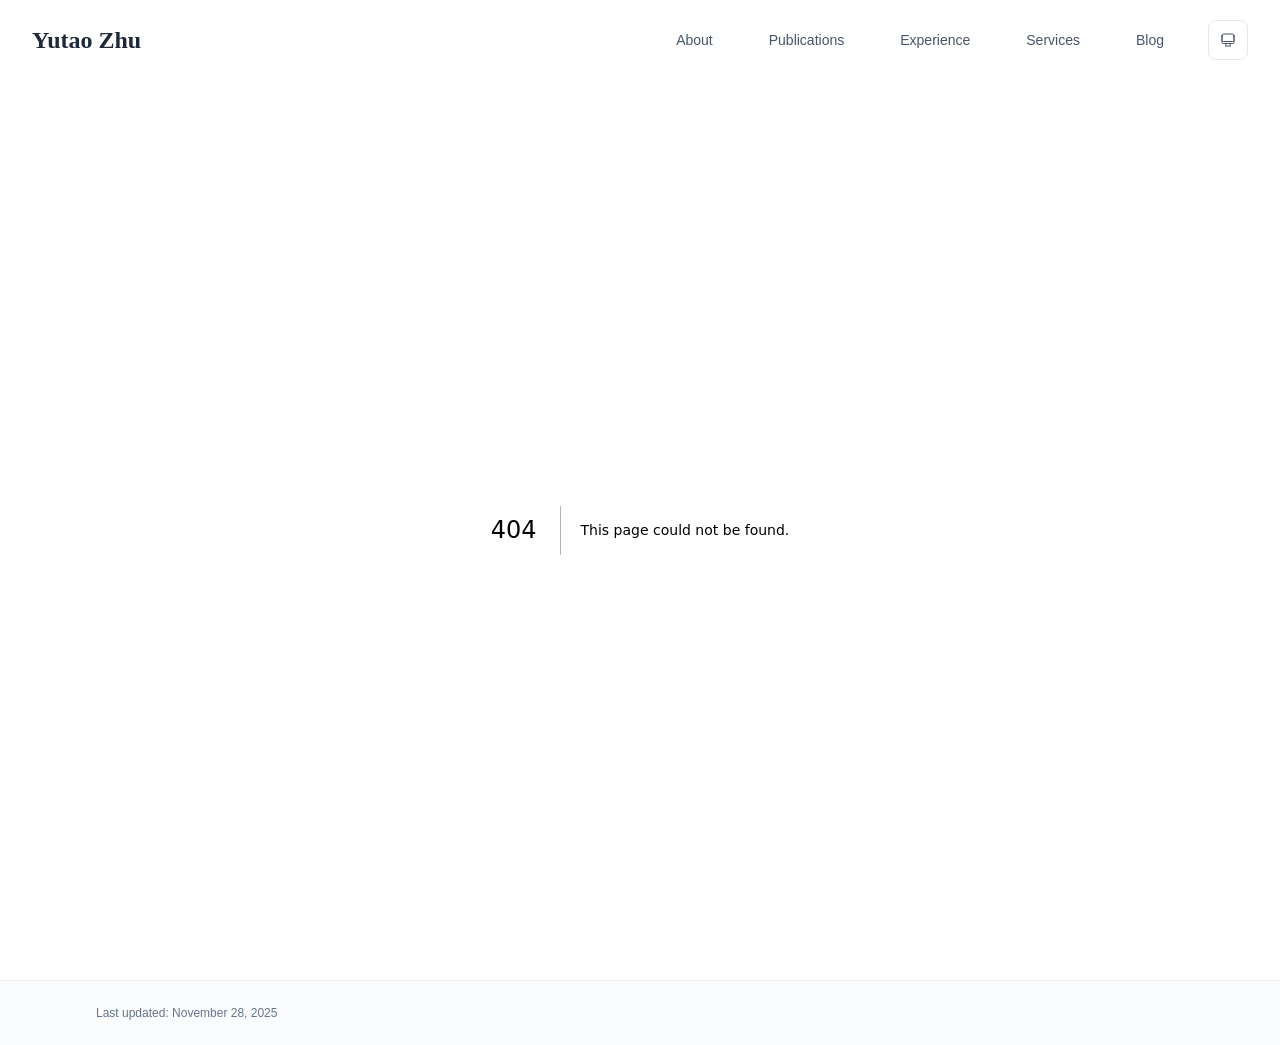
<file: 404/index.html>
<!DOCTYPE html><html lang="en" class="scroll-smooth"><head><meta charSet="utf-8"/><meta name="viewport" content="width=device-width, initial-scale=1"/><link rel="stylesheet" href="/_next/static/css/144bdc40b10c2830.css" data-precedence="next"/><link rel="preload" as="script" fetchPriority="low" href="/_next/static/chunks/webpack-679b75d1c4c2027c.js"/><script src="/_next/static/chunks/4bd1b696-70b6d399998de86a.js" async=""></script><script src="/_next/static/chunks/684-5aaa8290a129f299.js" async=""></script><script src="/_next/static/chunks/main-app-0c6b27e4028780cb.js" async=""></script><script src="/_next/static/chunks/929-8fd01a645938183e.js" async=""></script><script src="/_next/static/chunks/874-6cc630662f3664af.js" async=""></script><script src="/_next/static/chunks/540-6a7efa69bc071c87.js" async=""></script><script src="/_next/static/chunks/app/layout-61c891ff65ee01cd.js" async=""></script><meta name="robots" content="noindex"/><title>404: This page could not be found.</title><link rel="icon" href="/favicon.svg" type="image/svg+xml"/><link rel="dns-prefetch" href="https://google-fonts.jialeliu.com"/><link rel="preconnect" href="https://google-fonts.jialeliu.com" crossorigin=""/><link rel="preload" as="style" href="https://google-fonts.jialeliu.com/css2?family=Inter:wght@300;400;500;600;700&amp;family=Crimson+Text:ital,wght@0,400;0,600;1,400&amp;display=swap"/><link rel="stylesheet" id="gfonts-css" href="https://google-fonts.jialeliu.com/css2?family=Inter:wght@300;400;500;600;700&amp;family=Crimson+Text:ital,wght@0,400;0,600;1,400&amp;display=swap" media="print"/><script>
              (function(){
                var l = document.getElementById('gfonts-css');
                if (!l) return;
                if (l.media !== 'all') {
                  l.addEventListener('load', function(){ try { l.media = 'all'; } catch(e){} });
                }
              })();
            </script><noscript><link rel="stylesheet" href="https://google-fonts.jialeliu.com/css2?family=Inter:wght@300;400;500;600;700&amp;family=Crimson+Text:ital,wght@0,400;0,600;1,400&amp;display=swap"/></noscript><script>
              try {
                const theme = localStorage.getItem('theme-storage');
                const parsed = theme ? JSON.parse(theme) : null;
                const setting = parsed?.state?.theme || 'system';
                const prefersDark = typeof window !== 'undefined' && window.matchMedia && window.matchMedia('(prefers-color-scheme: dark)').matches;
                const effective = setting === 'dark' ? 'dark' : (setting === 'light' ? 'light' : (prefersDark ? 'dark' : 'light'));
                var root = document.documentElement;
                root.classList.add(effective);
                root.setAttribute('data-theme', effective);
              } catch (e) {
                var root = document.documentElement;
                root.classList.add('light');
                root.setAttribute('data-theme', 'light');
              }
            </script><title>Yutao Zhu</title><meta name="description" content="Postdoctoral researcher at Renmin University of China."/><meta name="author" content="Yutao Zhu"/><meta name="keywords" content="Yutao Zhu,PhD,Research,Renmin University of China"/><meta name="creator" content="Yutao Zhu"/><meta name="publisher" content="Yutao Zhu"/><meta property="og:title" content="Yutao Zhu"/><meta property="og:description" content="Postdoctoral researcher at Renmin University of China."/><meta property="og:site_name" content="Yutao Zhu&#x27;s Academic Website"/><meta property="og:locale" content="en_US"/><meta property="og:type" content="website"/><meta name="twitter:card" content="summary"/><meta name="twitter:title" content="Yutao Zhu"/><meta name="twitter:description" content="Postdoctoral researcher at Renmin University of China."/><link rel="icon" href="/favicon.svg"/><script>document.querySelectorAll('body link[rel="icon"], body link[rel="apple-touch-icon"]').forEach(el => document.head.appendChild(el))</script><script src="/_next/static/chunks/polyfills-42372ed130431b0a.js" noModule=""></script></head><body class="font-sans antialiased"><div style="visibility:hidden"><nav class="fixed top-0 left-0 right-0 z-50" data-headlessui-state=""><div class="transition-all duration-300 ease-out bg-transparent" style="transform:translateY(-100px)"><div class="max-w-7xl mx-auto px-4 sm:px-6 lg:px-8"><div class="flex justify-between items-center h-16 lg:h-20"><div class="flex-shrink-0" tabindex="0"><a class="text-xl lg:text-2xl font-serif font-semibold text-primary hover:text-accent transition-colors duration-200" href="/">Yutao Zhu</a></div><div class="hidden lg:block"><div class="ml-10 flex items-center space-x-8"><div class="flex items-baseline space-x-8"><a class="relative px-3 py-2 text-sm font-medium transition-all duration-200 rounded hover:bg-accent/10 hover:shadow-sm text-neutral-600 hover:text-primary" href="/"><span class="relative z-10">About</span></a><a class="relative px-3 py-2 text-sm font-medium transition-all duration-200 rounded hover:bg-accent/10 hover:shadow-sm text-neutral-600 hover:text-primary" href="/publications/"><span class="relative z-10">Publications</span></a><a class="relative px-3 py-2 text-sm font-medium transition-all duration-200 rounded hover:bg-accent/10 hover:shadow-sm text-neutral-600 hover:text-primary" href="/teaching/"><span class="relative z-10">Experience</span></a><a class="relative px-3 py-2 text-sm font-medium transition-all duration-200 rounded hover:bg-accent/10 hover:shadow-sm text-neutral-600 hover:text-primary" href="/services/"><span class="relative z-10">Services</span></a><a class="relative px-3 py-2 text-sm font-medium transition-all duration-200 rounded hover:bg-accent/10 hover:shadow-sm text-neutral-600 hover:text-primary" href="/blog/"><span class="relative z-10">Blog</span></a></div><div class="flex items-center justify-center w-10 h-10 rounded-lg border border-neutral-200 dark:border-[rgba(148,163,184,0.24)] bg-background dark:bg-neutral-800"><div class="w-4 h-4 rounded-full bg-neutral-300 animate-pulse"></div></div></div></div><div class="lg:hidden flex items-center space-x-2"><div class="flex items-center justify-center w-10 h-10 rounded-lg border border-neutral-200 dark:border-[rgba(148,163,184,0.24)] bg-background dark:bg-neutral-800"><div class="w-4 h-4 rounded-full bg-neutral-300 animate-pulse"></div></div><button class="inline-flex items-center justify-center p-2 rounded-md text-neutral-600 hover:text-primary hover:bg-neutral-100 dark:hover:bg-neutral-800 focus:outline-none focus:ring-2 focus:ring-inset focus:ring-accent transition-colors duration-200" id="headlessui-disclosure-button-«R5pdb»" type="button" aria-expanded="false" data-headlessui-state=""><span class="sr-only">Open main menu</span><div><svg xmlns="http://www.w3.org/2000/svg" fill="none" viewBox="0 0 24 24" stroke-width="1.5" stroke="currentColor" aria-hidden="true" data-slot="icon" class="block h-6 w-6"><path stroke-linecap="round" stroke-linejoin="round" d="M3.75 6.75h16.5M3.75 12h16.5m-16.5 5.25h16.5"></path></svg></div></button></div></div></div></div></nav><main class="min-h-screen pt-16 lg:pt-20"><div style="font-family:system-ui,&quot;Segoe UI&quot;,Roboto,Helvetica,Arial,sans-serif,&quot;Apple Color Emoji&quot;,&quot;Segoe UI Emoji&quot;;height:100vh;text-align:center;display:flex;flex-direction:column;align-items:center;justify-content:center"><div><style>body{color:#000;background:#fff;margin:0}.next-error-h1{border-right:1px solid rgba(0,0,0,.3)}@media (prefers-color-scheme:dark){body{color:#fff;background:#000}.next-error-h1{border-right:1px solid rgba(255,255,255,.3)}}</style><h1 class="next-error-h1" style="display:inline-block;margin:0 20px 0 0;padding:0 23px 0 0;font-size:24px;font-weight:500;vertical-align:top;line-height:49px">404</h1><div style="display:inline-block"><h2 style="font-size:14px;font-weight:400;line-height:49px;margin:0">This page could not be found.</h2></div></div></div><!--$--><!--/$--><!--$--><!--/$--></main><footer class="border-t border-neutral-200/50 bg-neutral-50/50 dark:bg-neutral-900/50 dark:border-neutral-700/50"><div class="max-w-6xl mx-auto px-4 sm:px-6 lg:px-8 py-6"><div class="flex flex-col sm:flex-row justify-between items-center gap-2"><p class="text-xs text-neutral-500">Last updated: <!-- -->November 28, 2025</p></div></div></footer></div><script src="/_next/static/chunks/webpack-679b75d1c4c2027c.js" async=""></script><script>(self.__next_f=self.__next_f||[]).push([0])</script><script>self.__next_f.push([1,"1:\"$Sreact.fragment\"\n2:I[3719,[\"929\",\"static/chunks/929-8fd01a645938183e.js\",\"874\",\"static/chunks/874-6cc630662f3664af.js\",\"540\",\"static/chunks/540-6a7efa69bc071c87.js\",\"177\",\"static/chunks/app/layout-61c891ff65ee01cd.js\"],\"ThemeProvider\"]\n3:I[768,[\"929\",\"static/chunks/929-8fd01a645938183e.js\",\"874\",\"static/chunks/874-6cc630662f3664af.js\",\"540\",\"static/chunks/540-6a7efa69bc071c87.js\",\"177\",\"static/chunks/app/layout-61c891ff65ee01cd.js\"],\"default\"]\n4:I[7555,[],\"\"]\n5:I[1295,[],\"\"]\n6:I[2548,[\"929\",\"static/chunks/929-8fd01a645938183e.js\",\"874\",\"static/chunks/874-6cc630662f3664af.js\",\"540\",\"static/chunks/540-6a7efa69bc071c87.js\",\"177\",\"static/chunks/app/layout-61c891ff65ee01cd.js\"],\"default\"]\n7:I[9665,[],\"MetadataBoundary\"]\n9:I[9665,[],\"OutletBoundary\"]\nc:I[4911,[],\"AsyncMetadataOutlet\"]\ne:I[9665,[],\"ViewportBoundary\"]\n10:I[6614,[],\"\"]\n:HL[\"/_next/static/css/144bdc40b10c2830.css\",\"style\"]\n"])</script><script>self.__next_f.push([1,"0:{\"P\":null,\"b\":\"w2ggdb3MQteX1jtozbWzF\",\"p\":\"\",\"c\":[\"\",\"_not-found\",\"\"],\"i\":false,\"f\":[[[\"\",{\"children\":[\"/_not-found\",{\"children\":[\"__PAGE__\",{}]}]},\"$undefined\",\"$undefined\",true],[\"\",[\"$\",\"$1\",\"c\",{\"children\":[[[\"$\",\"link\",\"0\",{\"rel\":\"stylesheet\",\"href\":\"/_next/static/css/144bdc40b10c2830.css\",\"precedence\":\"next\",\"crossOrigin\":\"$undefined\",\"nonce\":\"$undefined\"}]],[\"$\",\"html\",null,{\"lang\":\"en\",\"className\":\"scroll-smooth\",\"suppressHydrationWarning\":true,\"children\":[[\"$\",\"head\",null,{\"children\":[[\"$\",\"link\",null,{\"rel\":\"icon\",\"href\":\"/favicon.svg\",\"type\":\"image/svg+xml\"}],[\"$\",\"link\",null,{\"rel\":\"dns-prefetch\",\"href\":\"https://google-fonts.jialeliu.com\"}],[\"$\",\"link\",null,{\"rel\":\"preconnect\",\"href\":\"https://google-fonts.jialeliu.com\",\"crossOrigin\":\"\"}],[\"$\",\"link\",null,{\"rel\":\"preload\",\"as\":\"style\",\"href\":\"https://google-fonts.jialeliu.com/css2?family=Inter:wght@300;400;500;600;700\u0026family=Crimson+Text:ital,wght@0,400;0,600;1,400\u0026display=swap\"}],[\"$\",\"link\",null,{\"rel\":\"stylesheet\",\"id\":\"gfonts-css\",\"href\":\"https://google-fonts.jialeliu.com/css2?family=Inter:wght@300;400;500;600;700\u0026family=Crimson+Text:ital,wght@0,400;0,600;1,400\u0026display=swap\",\"media\":\"print\"}],[\"$\",\"script\",null,{\"dangerouslySetInnerHTML\":{\"__html\":\"\\n              (function(){\\n                var l = document.getElementById('gfonts-css');\\n                if (!l) return;\\n                if (l.media !== 'all') {\\n                  l.addEventListener('load', function(){ try { l.media = 'all'; } catch(e){} });\\n                }\\n              })();\\n            \"}}],[\"$\",\"noscript\",null,{\"children\":[\"$\",\"link\",null,{\"rel\":\"stylesheet\",\"href\":\"https://google-fonts.jialeliu.com/css2?family=Inter:wght@300;400;500;600;700\u0026family=Crimson+Text:ital,wght@0,400;0,600;1,400\u0026display=swap\"}]}],[\"$\",\"script\",null,{\"dangerouslySetInnerHTML\":{\"__html\":\"\\n              try {\\n                const theme = localStorage.getItem('theme-storage');\\n                const parsed = theme ? JSON.parse(theme) : null;\\n                const setting = parsed?.state?.theme || 'system';\\n                const prefersDark = typeof window !== 'undefined' \u0026\u0026 window.matchMedia \u0026\u0026 window.matchMedia('(prefers-color-scheme: dark)').matches;\\n                const effective = setting === 'dark' ? 'dark' : (setting === 'light' ? 'light' : (prefersDark ? 'dark' : 'light'));\\n                var root = document.documentElement;\\n                root.classList.add(effective);\\n                root.setAttribute('data-theme', effective);\\n              } catch (e) {\\n                var root = document.documentElement;\\n                root.classList.add('light');\\n                root.setAttribute('data-theme', 'light');\\n              }\\n            \"}}]]}],[\"$\",\"body\",null,{\"className\":\"font-sans antialiased\",\"children\":[\"$\",\"$L2\",null,{\"children\":[[\"$\",\"$L3\",null,{\"items\":[{\"title\":\"About\",\"type\":\"page\",\"target\":\"about\",\"href\":\"/\"},{\"title\":\"Publications\",\"type\":\"page\",\"target\":\"publications\",\"href\":\"/publications\"},{\"title\":\"Experience\",\"type\":\"page\",\"target\":\"teaching\",\"href\":\"/teaching\"},{\"title\":\"Services\",\"type\":\"page\",\"target\":\"services\",\"href\":\"/services\"},{\"title\":\"Blog\",\"type\":\"link\",\"target\":\"blog\",\"href\":\"/blog\"}],\"siteTitle\":\"Yutao Zhu\",\"enableOnePageMode\":false}],[\"$\",\"main\",null,{\"className\":\"min-h-screen pt-16 lg:pt-20\",\"children\":[\"$\",\"$L4\",null,{\"parallelRouterKey\":\"children\",\"error\":\"$undefined\",\"errorStyles\":\"$undefined\",\"errorScripts\":\"$undefined\",\"template\":[\"$\",\"$L5\",null,{}],\"templateStyles\":\"$undefined\",\"templateScripts\":\"$undefined\",\"notFound\":[[[\"$\",\"title\",null,{\"children\":\"404: This page could not be found.\"}],[\"$\",\"div\",null,{\"style\":{\"fontFamily\":\"system-ui,\\\"Segoe UI\\\",Roboto,Helvetica,Arial,sans-serif,\\\"Apple Color Emoji\\\",\\\"Segoe UI Emoji\\\"\",\"height\":\"100vh\",\"textAlign\":\"center\",\"display\":\"flex\",\"flexDirection\":\"column\",\"alignItems\":\"center\",\"justifyContent\":\"center\"},\"children\":[\"$\",\"div\",null,{\"children\":[[\"$\",\"style\",null,{\"dangerouslySetInnerHTML\":{\"__html\":\"body{color:#000;background:#fff;margin:0}.next-error-h1{border-right:1px solid rgba(0,0,0,.3)}@media (prefers-color-scheme:dark){body{color:#fff;background:#000}.next-error-h1{border-right:1px solid rgba(255,255,255,.3)}}\"}}],[\"$\",\"h1\",null,{\"className\":\"next-error-h1\",\"style\":{\"display\":\"inline-block\",\"margin\":\"0 20px 0 0\",\"padding\":\"0 23px 0 0\",\"fontSize\":24,\"fontWeight\":500,\"verticalAlign\":\"top\",\"lineHeight\":\"49px\"},\"children\":404}],[\"$\",\"div\",null,{\"style\":{\"display\":\"inline-block\"},\"children\":[\"$\",\"h2\",null,{\"style\":{\"fontSize\":14,\"fontWeight\":400,\"lineHeight\":\"49px\",\"margin\":0},\"children\":\"This page could not be found.\"}]}]]}]}]],[]],\"forbidden\":\"$undefined\",\"unauthorized\":\"$undefined\"}]}],[\"$\",\"$L6\",null,{\"lastUpdated\":\"November 28, 2025\"}]]}]}]]}]]}],{\"children\":[\"/_not-found\",[\"$\",\"$1\",\"c\",{\"children\":[null,[\"$\",\"$L4\",null,{\"parallelRouterKey\":\"children\",\"error\":\"$undefined\",\"errorStyles\":\"$undefined\",\"errorScripts\":\"$undefined\",\"template\":[\"$\",\"$L5\",null,{}],\"templateStyles\":\"$undefined\",\"templateScripts\":\"$undefined\",\"notFound\":\"$undefined\",\"forbidden\":\"$undefined\",\"unauthorized\":\"$undefined\"}]]}],{\"children\":[\"__PAGE__\",[\"$\",\"$1\",\"c\",{\"children\":[[[\"$\",\"title\",null,{\"children\":\"404: This page could not be found.\"}],[\"$\",\"div\",null,{\"style\":\"$0:f:0:1:1:props:children:1:props:children:1:props:children:props:children:1:props:children:props:notFound:0:1:props:style\",\"children\":[\"$\",\"div\",null,{\"children\":[[\"$\",\"style\",null,{\"dangerouslySetInnerHTML\":{\"__html\":\"body{color:#000;background:#fff;margin:0}.next-error-h1{border-right:1px solid rgba(0,0,0,.3)}@media (prefers-color-scheme:dark){body{color:#fff;background:#000}.next-error-h1{border-right:1px solid rgba(255,255,255,.3)}}\"}}],[\"$\",\"h1\",null,{\"className\":\"next-error-h1\",\"style\":\"$0:f:0:1:1:props:children:1:props:children:1:props:children:props:children:1:props:children:props:notFound:0:1:props:children:props:children:1:props:style\",\"children\":404}],[\"$\",\"div\",null,{\"style\":\"$0:f:0:1:1:props:children:1:props:children:1:props:children:props:children:1:props:children:props:notFound:0:1:props:children:props:children:2:props:style\",\"children\":[\"$\",\"h2\",null,{\"style\":\"$0:f:0:1:1:props:children:1:props:children:1:props:children:props:children:1:props:children:props:notFound:0:1:props:children:props:children:2:props:children:props:style\",\"children\":\"This page could not be found.\"}]}]]}]}]],[\"$\",\"$L7\",null,{\"children\":\"$L8\"}],null,[\"$\",\"$L9\",null,{\"children\":[\"$La\",\"$Lb\",[\"$\",\"$Lc\",null,{\"promise\":\"$@d\"}]]}]]}],{},null,false]},null,false]},null,false],[\"$\",\"$1\",\"h\",{\"children\":[[\"$\",\"meta\",null,{\"name\":\"robots\",\"content\":\"noindex\"}],[\"$\",\"$1\",\"KIaWEeQPhUsIOG2wAir6Q\",{\"children\":[[\"$\",\"$Le\",null,{\"children\":\"$Lf\"}],null]}],null]}],false]],\"m\":\"$undefined\",\"G\":[\"$10\",\"$undefined\"],\"s\":false,\"S\":true}\n"])</script><script>self.__next_f.push([1,"11:\"$Sreact.suspense\"\n12:I[4911,[],\"AsyncMetadata\"]\n8:[\"$\",\"$11\",null,{\"fallback\":null,\"children\":[\"$\",\"$L12\",null,{\"promise\":\"$@13\"}]}]\n"])</script><script>self.__next_f.push([1,"b:null\n"])</script><script>self.__next_f.push([1,"f:[[\"$\",\"meta\",\"0\",{\"charSet\":\"utf-8\"}],[\"$\",\"meta\",\"1\",{\"name\":\"viewport\",\"content\":\"width=device-width, initial-scale=1\"}]]\na:null\n"])</script><script>self.__next_f.push([1,"13:{\"metadata\":[[\"$\",\"title\",\"0\",{\"children\":\"Yutao Zhu\"}],[\"$\",\"meta\",\"1\",{\"name\":\"description\",\"content\":\"Postdoctoral researcher at Renmin University of China.\"}],[\"$\",\"meta\",\"2\",{\"name\":\"author\",\"content\":\"Yutao Zhu\"}],[\"$\",\"meta\",\"3\",{\"name\":\"keywords\",\"content\":\"Yutao Zhu,PhD,Research,Renmin University of China\"}],[\"$\",\"meta\",\"4\",{\"name\":\"creator\",\"content\":\"Yutao Zhu\"}],[\"$\",\"meta\",\"5\",{\"name\":\"publisher\",\"content\":\"Yutao Zhu\"}],[\"$\",\"meta\",\"6\",{\"property\":\"og:title\",\"content\":\"Yutao Zhu\"}],[\"$\",\"meta\",\"7\",{\"property\":\"og:description\",\"content\":\"Postdoctoral researcher at Renmin University of China.\"}],[\"$\",\"meta\",\"8\",{\"property\":\"og:site_name\",\"content\":\"Yutao Zhu's Academic Website\"}],[\"$\",\"meta\",\"9\",{\"property\":\"og:locale\",\"content\":\"en_US\"}],[\"$\",\"meta\",\"10\",{\"property\":\"og:type\",\"content\":\"website\"}],[\"$\",\"meta\",\"11\",{\"name\":\"twitter:card\",\"content\":\"summary\"}],[\"$\",\"meta\",\"12\",{\"name\":\"twitter:title\",\"content\":\"Yutao Zhu\"}],[\"$\",\"meta\",\"13\",{\"name\":\"twitter:description\",\"content\":\"Postdoctoral researcher at Renmin University of China.\"}],[\"$\",\"link\",\"14\",{\"rel\":\"icon\",\"href\":\"/favicon.svg\"}]],\"error\":null,\"digest\":\"$undefined\"}\nd:{\"metadata\":\"$13:metadata\",\"error\":null,\"digest\":\"$undefined\"}\n"])</script></body></html>
</file>
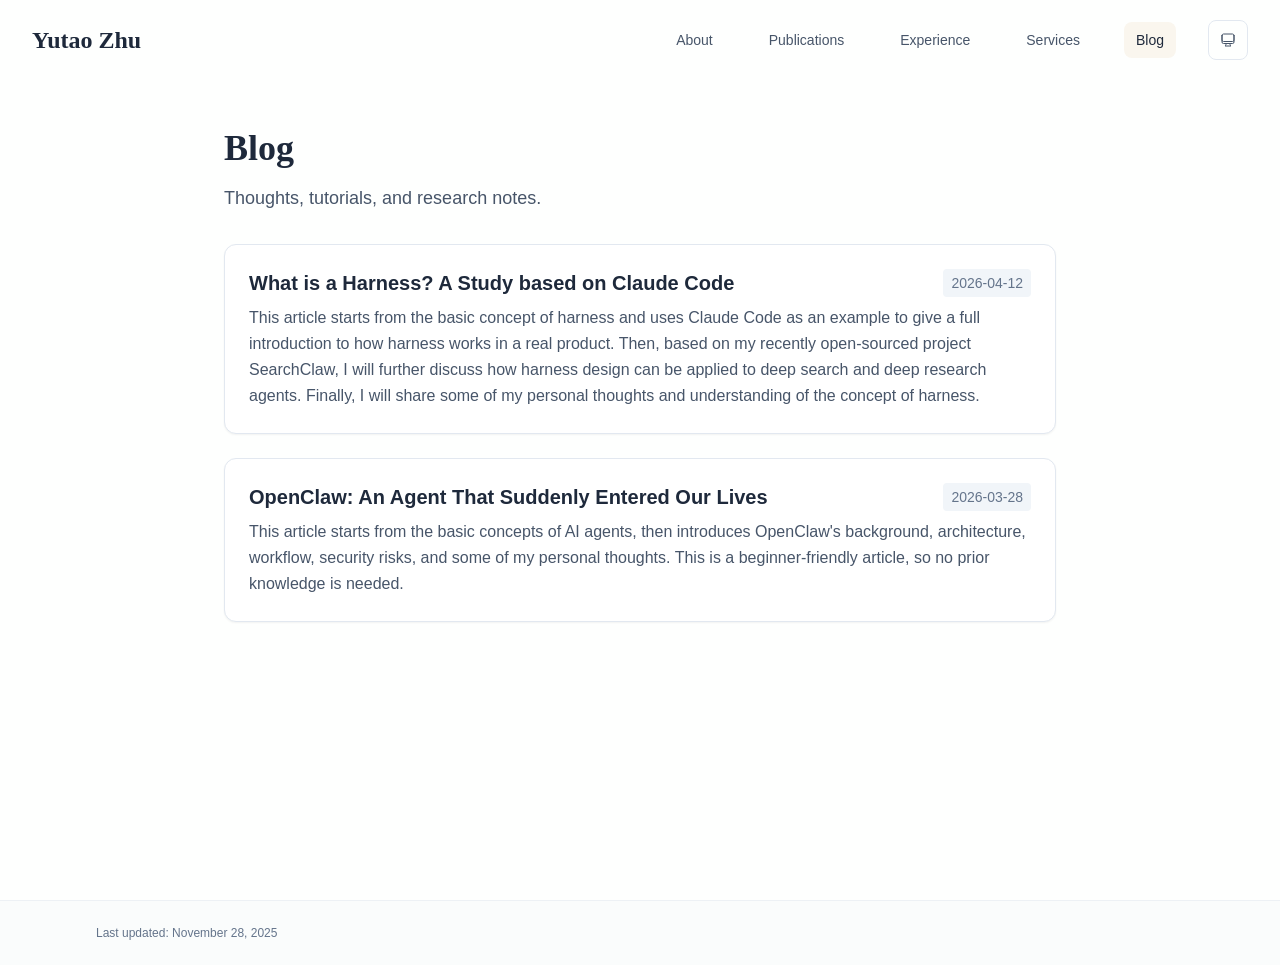
<file: blog/index.html>
<!DOCTYPE html><html lang="en" class="scroll-smooth"><head><meta charSet="utf-8"/><meta name="viewport" content="width=device-width, initial-scale=1"/><link rel="stylesheet" href="/_next/static/css/144bdc40b10c2830.css" data-precedence="next"/><link rel="preload" as="script" fetchPriority="low" href="/_next/static/chunks/webpack-679b75d1c4c2027c.js"/><script src="/_next/static/chunks/4bd1b696-70b6d399998de86a.js" async=""></script><script src="/_next/static/chunks/684-5aaa8290a129f299.js" async=""></script><script src="/_next/static/chunks/main-app-0c6b27e4028780cb.js" async=""></script><script src="/_next/static/chunks/929-8fd01a645938183e.js" async=""></script><script src="/_next/static/chunks/874-6cc630662f3664af.js" async=""></script><script src="/_next/static/chunks/540-6a7efa69bc071c87.js" async=""></script><script src="/_next/static/chunks/app/layout-61c891ff65ee01cd.js" async=""></script><script src="/_next/static/chunks/app/blog/page-22df82b1c14cba10.js" async=""></script><link rel="icon" href="/favicon.svg" type="image/svg+xml"/><link rel="dns-prefetch" href="https://google-fonts.jialeliu.com"/><link rel="preconnect" href="https://google-fonts.jialeliu.com" crossorigin=""/><link rel="preload" as="style" href="https://google-fonts.jialeliu.com/css2?family=Inter:wght@300;400;500;600;700&amp;family=Crimson+Text:ital,wght@0,400;0,600;1,400&amp;display=swap"/><link rel="stylesheet" id="gfonts-css" href="https://google-fonts.jialeliu.com/css2?family=Inter:wght@300;400;500;600;700&amp;family=Crimson+Text:ital,wght@0,400;0,600;1,400&amp;display=swap" media="print"/><script>
              (function(){
                var l = document.getElementById('gfonts-css');
                if (!l) return;
                if (l.media !== 'all') {
                  l.addEventListener('load', function(){ try { l.media = 'all'; } catch(e){} });
                }
              })();
            </script><noscript><link rel="stylesheet" href="https://google-fonts.jialeliu.com/css2?family=Inter:wght@300;400;500;600;700&amp;family=Crimson+Text:ital,wght@0,400;0,600;1,400&amp;display=swap"/></noscript><script>
              try {
                const theme = localStorage.getItem('theme-storage');
                const parsed = theme ? JSON.parse(theme) : null;
                const setting = parsed?.state?.theme || 'system';
                const prefersDark = typeof window !== 'undefined' && window.matchMedia && window.matchMedia('(prefers-color-scheme: dark)').matches;
                const effective = setting === 'dark' ? 'dark' : (setting === 'light' ? 'light' : (prefersDark ? 'dark' : 'light'));
                var root = document.documentElement;
                root.classList.add(effective);
                root.setAttribute('data-theme', effective);
              } catch (e) {
                var root = document.documentElement;
                root.classList.add('light');
                root.setAttribute('data-theme', 'light');
              }
            </script><title>Blog | Yutao Zhu</title><meta name="description" content="Blog posts and articles."/><meta name="author" content="Yutao Zhu"/><meta name="keywords" content="Yutao Zhu,PhD,Research,Renmin University of China"/><meta name="creator" content="Yutao Zhu"/><meta name="publisher" content="Yutao Zhu"/><meta property="og:title" content="Yutao Zhu"/><meta property="og:description" content="Postdoctoral researcher at Renmin University of China."/><meta property="og:site_name" content="Yutao Zhu&#x27;s Academic Website"/><meta property="og:locale" content="en_US"/><meta property="og:type" content="website"/><meta name="twitter:card" content="summary"/><meta name="twitter:title" content="Yutao Zhu"/><meta name="twitter:description" content="Postdoctoral researcher at Renmin University of China."/><link rel="icon" href="/favicon.svg"/><script>document.querySelectorAll('body link[rel="icon"], body link[rel="apple-touch-icon"]').forEach(el => document.head.appendChild(el))</script><script src="/_next/static/chunks/polyfills-42372ed130431b0a.js" noModule=""></script></head><body class="font-sans antialiased"><div style="visibility:hidden"><nav class="fixed top-0 left-0 right-0 z-50" data-headlessui-state=""><div class="transition-all duration-300 ease-out bg-transparent" style="transform:translateY(-100px)"><div class="max-w-7xl mx-auto px-4 sm:px-6 lg:px-8"><div class="flex justify-between items-center h-16 lg:h-20"><div class="flex-shrink-0" tabindex="0"><a class="text-xl lg:text-2xl font-serif font-semibold text-primary hover:text-accent transition-colors duration-200" href="/">Yutao Zhu</a></div><div class="hidden lg:block"><div class="ml-10 flex items-center space-x-8"><div class="flex items-baseline space-x-8"><a class="relative px-3 py-2 text-sm font-medium transition-all duration-200 rounded hover:bg-accent/10 hover:shadow-sm text-neutral-600 hover:text-primary" href="/"><span class="relative z-10">About</span></a><a class="relative px-3 py-2 text-sm font-medium transition-all duration-200 rounded hover:bg-accent/10 hover:shadow-sm text-neutral-600 hover:text-primary" href="/publications/"><span class="relative z-10">Publications</span></a><a class="relative px-3 py-2 text-sm font-medium transition-all duration-200 rounded hover:bg-accent/10 hover:shadow-sm text-neutral-600 hover:text-primary" href="/teaching/"><span class="relative z-10">Experience</span></a><a class="relative px-3 py-2 text-sm font-medium transition-all duration-200 rounded hover:bg-accent/10 hover:shadow-sm text-neutral-600 hover:text-primary" href="/services/"><span class="relative z-10">Services</span></a><a class="relative px-3 py-2 text-sm font-medium transition-all duration-200 rounded hover:bg-accent/10 hover:shadow-sm text-primary" href="/blog/"><span class="relative z-10">Blog</span><div class="absolute inset-0 bg-accent/10 rounded-lg"></div></a></div><div class="flex items-center justify-center w-10 h-10 rounded-lg border border-neutral-200 dark:border-[rgba(148,163,184,0.24)] bg-background dark:bg-neutral-800"><div class="w-4 h-4 rounded-full bg-neutral-300 animate-pulse"></div></div></div></div><div class="lg:hidden flex items-center space-x-2"><div class="flex items-center justify-center w-10 h-10 rounded-lg border border-neutral-200 dark:border-[rgba(148,163,184,0.24)] bg-background dark:bg-neutral-800"><div class="w-4 h-4 rounded-full bg-neutral-300 animate-pulse"></div></div><button class="inline-flex items-center justify-center p-2 rounded-md text-neutral-600 hover:text-primary hover:bg-neutral-100 dark:hover:bg-neutral-800 focus:outline-none focus:ring-2 focus:ring-inset focus:ring-accent transition-colors duration-200" id="headlessui-disclosure-button-«R5pdb»" type="button" aria-expanded="false" data-headlessui-state=""><span class="sr-only">Open main menu</span><div><svg xmlns="http://www.w3.org/2000/svg" fill="none" viewBox="0 0 24 24" stroke-width="1.5" stroke="currentColor" aria-hidden="true" data-slot="icon" class="block h-6 w-6"><path stroke-linecap="round" stroke-linejoin="round" d="M3.75 6.75h16.5M3.75 12h16.5m-16.5 5.25h16.5"></path></svg></div></button></div></div></div></div></nav><main class="min-h-screen pt-16 lg:pt-20"><div class="max-w-4xl mx-auto px-4 sm:px-6 lg:px-8 py-12"><div style="opacity:0;transform:translateY(20px)"><div class="mb-8"><h1 class="text-4xl font-serif font-bold text-primary mb-4">Blog</h1><p class="text-lg text-neutral-600 dark:text-neutral-500 max-w-2xl">Thoughts, tutorials, and research notes.</p></div><div class="grid gap-6"><div style="opacity:0;transform:translateY(20px)"><a class="block group" href="/blog/harness/"><div class="bg-white dark:bg-neutral-900 p-6 rounded-xl shadow-sm border border-neutral-200 dark:border-neutral-800 hover:shadow-lg transition-all duration-200 hover:scale-[1.01]"><div class="flex justify-between items-start mb-2"><h2 class="text-xl font-semibold text-primary group-hover:text-accent transition-colors duration-200">What is a Harness? A Study based on Claude Code</h2><span class="text-sm text-neutral-500 font-medium bg-neutral-100 dark:bg-neutral-800 px-2 py-1 rounded whitespace-nowrap ml-4">2026-04-12</span></div><p class="text-base text-neutral-600 dark:text-neutral-500 leading-relaxed">This article starts from the basic concept of harness and uses Claude Code as an example to give a full introduction to how harness works in a real product. Then, based on my recently open-sourced project SearchClaw, I will further discuss how harness design can be applied to deep search and deep research agents. Finally, I will share some of my personal thoughts and understanding of the concept of harness. </p></div></a></div><div style="opacity:0;transform:translateY(20px)"><a class="block group" href="/blog/openclaw/"><div class="bg-white dark:bg-neutral-900 p-6 rounded-xl shadow-sm border border-neutral-200 dark:border-neutral-800 hover:shadow-lg transition-all duration-200 hover:scale-[1.01]"><div class="flex justify-between items-start mb-2"><h2 class="text-xl font-semibold text-primary group-hover:text-accent transition-colors duration-200">OpenClaw: An Agent That Suddenly Entered Our Lives</h2><span class="text-sm text-neutral-500 font-medium bg-neutral-100 dark:bg-neutral-800 px-2 py-1 rounded whitespace-nowrap ml-4">2026-03-28</span></div><p class="text-base text-neutral-600 dark:text-neutral-500 leading-relaxed">This article starts from the basic concepts of AI agents, then introduces OpenClaw&#x27;s background, architecture, workflow, security risks, and some of my personal thoughts. This is a beginner-friendly article, so no prior knowledge is needed. </p></div></a></div></div></div></div><!--$--><!--/$--><!--$--><!--/$--></main><footer class="border-t border-neutral-200/50 bg-neutral-50/50 dark:bg-neutral-900/50 dark:border-neutral-700/50"><div class="max-w-6xl mx-auto px-4 sm:px-6 lg:px-8 py-6"><div class="flex flex-col sm:flex-row justify-between items-center gap-2"><p class="text-xs text-neutral-500">Last updated: <!-- -->November 28, 2025</p></div></div></footer></div><script src="/_next/static/chunks/webpack-679b75d1c4c2027c.js" async=""></script><script>(self.__next_f=self.__next_f||[]).push([0])</script><script>self.__next_f.push([1,"1:\"$Sreact.fragment\"\n2:I[3719,[\"929\",\"static/chunks/929-8fd01a645938183e.js\",\"874\",\"static/chunks/874-6cc630662f3664af.js\",\"540\",\"static/chunks/540-6a7efa69bc071c87.js\",\"177\",\"static/chunks/app/layout-61c891ff65ee01cd.js\"],\"ThemeProvider\"]\n3:I[768,[\"929\",\"static/chunks/929-8fd01a645938183e.js\",\"874\",\"static/chunks/874-6cc630662f3664af.js\",\"540\",\"static/chunks/540-6a7efa69bc071c87.js\",\"177\",\"static/chunks/app/layout-61c891ff65ee01cd.js\"],\"default\"]\n4:I[7555,[],\"\"]\n5:I[1295,[],\"\"]\n6:I[2548,[\"929\",\"static/chunks/929-8fd01a645938183e.js\",\"874\",\"static/chunks/874-6cc630662f3664af.js\",\"540\",\"static/chunks/540-6a7efa69bc071c87.js\",\"177\",\"static/chunks/app/layout-61c891ff65ee01cd.js\"],\"default\"]\n7:I[361,[\"929\",\"static/chunks/929-8fd01a645938183e.js\",\"874\",\"static/chunks/874-6cc630662f3664af.js\",\"831\",\"static/chunks/app/blog/page-22df82b1c14cba10.js\"],\"default\"]\na:I[9665,[],\"MetadataBoundary\"]\nc:I[9665,[],\"OutletBoundary\"]\nf:I[4911,[],\"AsyncMetadataOutlet\"]\n11:I[9665,[],\"ViewportBoundary\"]\n13:I[6614,[],\"\"]\n:HL[\"/_next/static/css/144bdc40b10c2830.css\",\"style\"]\n8:Tc39c,"])</script><script>self.__next_f.push([1,"## Introduction\n\nRecently, OpenAI and Anthropic have both mentioned the word harness multiple times in their blog posts. What is a harness? Why do we need a harness? How should we design a harness? To answer these questions, this article starts from the basic concept of harness and uses Claude Code as an example to give a full introduction to how harness works in a real product. Then, based on my recently open-sourced project SearchClaw, I will further discuss how harness design can be applied to deep search and deep research agents. Finally, I will share some of my personal thoughts and understanding of the concept of harness. I hope you find it helpful.\n\n## 1. What is a Harness\nAccording to the Cambridge Dictionary, the English word harness refers to a piece of equipment with straps and belts used to control or hold a person, animal, or object in place. If you ask a model to translate it directly, it might tell you it means **horse gear**, **safety belt**, or **scaffolding**. All these translations are trying to express the same idea: a supporting device for something. In our context, that something is the large language model (LLM).\n\nIn my previous article, I introduced the basic concept of agents. An agent is a software system driven by a large language model that can plan, execute, use tools, and has some memory capability. If we remove the large language model from the agent, we get a simple equation: **Agent = LLM + Harness** [1]. In other words, all the tools, memory, and everything else in the agent that is not the model itself belongs to the harness. (Yes, OpenClaw is also a form of harness engineering in practice.) Since this is not really a brand new concept, some readers might naturally ask: why do we need a new word for it?\n\nBased on what OpenAI and Anthropic have said, as well as my own understanding, the concept of harness is broader than just tools and memory mentioned before. It refers to **a complete set of safety net mechanisms** that are necessary for an agent to complete tasks, especially long-running tasks. Some readers who are not very familiar with agents might wonder: why does an agent need extra mechanisms to ensure task completion?\n\nLet me use OpenClaw as an example. If we ask OpenClaw to help research a topic, during this process it might need to talk to the user to clarify the research direction, search the internet to collect materials, use a summarization tool to extract content from retrieved documents, and use a context compression mechanism to make sure the whole process does not exceed the model's window length. From the moment the user gives the instruction to the final response, all the tools and mechanisms (such as context compression) that the model needs belong to the harness. If these supporting harness components are not ready, the task will fail for one reason or another. Therefore, I define harness as a complete set of safety net mechanisms that help an agent complete its tasks.\n\n![Figure 1: Visual description of harness from LangChain Blog [1]](/blog/images/image_2_1.png)\n\nAccording to the LangChain Blog [1], a harness includes all of the following:\n- System prompts\n- Tools, skills, etc.\n- Infrastructure (file system, sandbox, browser, etc.)\n- Orchestration logic (sub-agent systems, model routing, etc.)\n- Hooks and various middleware (context compression, code checking, etc.)\n\nFrom Figure 1, we can see that a harness is like a layer of gear, safety belt, or scaffolding wrapped around the model. It ensures the model can work for a long time and complete tasks accurately. Next, let us look at how Anthropic built their harness around the Claude model series to ensure that Claude Code, a coding agent, can produce high-quality code. This is made possible by the Claude Code source code that Anthropic accidentally released.\n\n## 2. How Claude Code Builds Its Harness\n\nI am not sure how many readers are programmers or how familiar you are with [Claude Code](https://code.claude.com/docs/en/overview). Claude Code is a coding assistant tool developed by Anthropic based on the Claude model. With Claude Code, users can participate in the code writing process through natural language input. For example, a user can type: please analyze all the code in this project and write a Readme file for me. Claude Code will then read the entire project and write a Readme file as requested. Another example: the user can type: please add XXX feature to the current project. Claude Code will analyze the current project state, propose a plan, confirm with the user, and then write the code. Using Claude Code skillfully can significantly speed up a programmer's development process.\n\nOf course, Claude Code is not perfect. Frequent users may notice that the code it writes also has problems, and sometimes these problems are things that would never happen when a human writes code. Many programmers around me share the same feeling: after using Claude Code, a large portion of their time shifted from writing code to reviewing code. In fact, reading, understanding, and spotting errors in code generated by Claude Code is not easy, because this code was not written by you from scratch. For this reason, I strongly encourage everyone to use AI tools more in their work. Only by using these tools often can you learn what they are good at and what they are suitable for. Leave the tasks that need humans to humans, and hand over everything that machines can do to machines. Your work efficiency will naturally improve a lot.\n\nBelow, I will look at how a real product-level harness is built, based on seven aspects of Claude Code's design. Please note that I did not read the source code very carefully. Some information comes from the internet [2] and from Claude's own explanation after reading its source code (yes, it can understand its own source code). Since the focus of this article is to help readers understand how a harness works, I have also simplified some of Claude Code's original design for easier explanation. I strongly recommend that everyone take time to read the source code. It contains many very detailed designs that are very helpful for better understanding agents.\n\n### 2.1 Main Loop\nAs a coding agent, Claude Code is still an agent at its core. So the main loop follows the same ReAct pattern introduced in the previous article: User Input, Context Assembly, Model Decision, Tool Execution, Result Injection, Continue or Stop.\n\nWhat makes Claude Code unique is that it splits the main loop into two levels: **the query engine** and **the query itself**. The query engine manages the user's session and assembles the right context before handing it to the query module for loop processing. You can think of it as adding an extra layer on top of the traditional ReAct loop that specifically manages multi-turn conversation information. Each round of user input is processed by the query module's loop, and the results are returned to the query engine for management.\n\nThe query loop is also designed as an asynchronous generator. The benefit of this design is that results do not need to wait until all content is generated. Instead, parts that are ready to return are yielded as they are produced, so the caller gets real-time output. In addition, Claude Code also designed tool calls as streaming output. This means that as soon as a complete tool call appears during generation, it is immediately parsed and dispatched for execution. By the time the full generated content appears, the tool call results may already be available. This greatly improves the user experience.\n\nThe execution loop also includes many mechanisms to ensure smooth operation. For example, before processing a user query, Claude Code first estimates whether the current context might exceed the threshold. If the context is too long, it enters the compression mechanism to control the overall context length (described in detail in the next section). Only after that does Claude Code begin to build the actual context to send to the model.\n\nIn the previous article, I mentioned that in a traditional ReAct loop, the condition for continuing the loop is that the model's output contains a tool call, meaning the model has not yet finished the task. In Claude Code, besides tool calls, there are other conditions for continuing the loop. For example, if the context is too long and the model API returns an error, a pre-designed compression mechanism is triggered to further compress the context, and then the request is sent to the model again.\n\nFrom the description above, you can already feel that even for the simplest ReAct loop, Claude Code has designed many harness components to ensure successful task execution. Among them, the design of triggering compression and resending when the context is too long is exactly what I call a safety net mechanism. This mechanism makes the user think that the model completed everything smoothly. But in reality, the failure was caught by the harness, and the model was called again to finally achieve the successful result. This kind of careful design that ensures the success rate on the user side is exactly what makes a harness so valuable.\n\n### 2.2 Context Management\n \nContext management is a very important part of Claude Code, because the model's performance depends entirely on the content of the context. As we all know, every large language model has a fixed processing window. For example, Claude's latest model supports 1 million tokens of input. (Note: this does not mean the model can handle everything perfectly within 1 million tokens. As mentioned in previous articles, the model's processing ability decreases as the window grows longer.) One million tokens sounds like a lot (imagine how thick a novel of several hundred thousand words would be), but in a coding agent, dozens of file reads and hundreds of tool calls can quickly generate raw text that exceeds 1 million. Therefore, deciding **what to keep** in the context, **what to compress**, and **what to discard** is a problem the harness must solve.\n \nBesides performance concerns, context management also involves **efficiency**. Recall that when using an agent (such as OpenClaw), every input sent to the model actually includes a large amount of system prompts, tool definitions, and other content. If the model has to process all this from scratch every time, it would bring huge overhead in both time and computation. How do we deal with this? Users who have used LLM API services may notice that providers usually list separate prices for input that hits cache and input that does not hit cache, with the latter being much more expensive. Hitting cache means that for completely identical prefixes in the prompt, the model does not need to compute them again (because the result is exactly the same) and can directly reuse the previous computation results. Therefore, context management for LLMs must also consider how to maximize the use of prefix caching. This caching is very strict. Even a tiny change in the prefix makes the cache unusable (because the computation result would be different). Claude Code's context management carefully balances performance and efficiency.\n \nOn the caching side, Claude Code caches a portion of the system prompts, including identity information, system rules, task execution guidelines, operation guidelines, tool usage rules, tone and style, and output efficiency guidelines. This content is the same for every request from the same user, so it is cached globally. The system prompts also contain another portion of dynamic content that is not cached, including memory, user language preferences, custom output styles, and so on. These vary by project and by user.\n \nBesides caching, the most important task of context management is deciding what content should stay in the context. For this, Claude Code designed a five-level compression mechanism that compresses the context layer by layer as needed:\n \n- The first level compresses **tool results**. This level actually has two granularities of control: individual tool result level and single message level. At the individual tool result level, if a tool returns a result that exceeds its threshold (default: 50,000 characters), the result is stored as a file on local disk, and only the first 2,000 bytes of preview content plus the storage path are kept in the context. At the single message level, even if no individual tool result exceeds its threshold, when the total of multiple parallel tool results in the same round exceeds the message budget (default: 200,000 characters), the system starts persisting the largest results to disk one by one until the total falls within budget. This compression does not depend on any model call at all. It operates directly on strings. While achieving compression, since the original content is fully saved on disk, the model can later recover the complete content through file reading tools, balancing compression efficiency and information recoverability.\n- The second level trims **historical messages**. When the context grows to a certain point, the system trims older message segments from the conversation history that have low relevance to the current task. Like tool result compression, trimming also does not depend on model calls. It directly deletes messages.\n- The third level is **micro-compression**. Micro-compression specifically cleans up historical results from certain types of tools (such as file reading, shell commands, search, web scraping, etc.), replacing older tool return content with a short marker: [Old tool result content cleared].\n- The fourth level is **context folding**. Context folding is a compression method that is more aggressive than micro-compression but more precise than full summarization. It replaces a series of consecutive conversation turns (including previous model responses, tool calls, and tool results) with a single summary message generated by the model.\n- The last level is **full compression**. This is the final active defense line. When all the previous levels still cannot bring the context within the threshold, full compression launches a complete model call to compress the entire conversation history into a summary. It works by creating a sub-agent that reads the complete conversation history and generates a structured summary, then replaces all historical messages with the summary message. After compression, the system also re-injects key context attachments, such as important file contents the model previously read, active sub-agent states, and the research plan, to make sure the model does not lose critical working context after summarization. In addition, full compression has a circuit breaker: if it fails more than 3 times in a row, it stops retrying to avoid wasting API calls when the context cannot be recovered.\n \nAs you can see, Claude Code's context management reaches a very high level of detail. The core design principle of the entire compression system is **progressive degradation**: first use low-cost operations that do not depend on the model (string truncation, content cleaning), and only call the model for summary compression when there is no other choice. Each level tries to keep as much fine-grained context as possible and only lets the more aggressive next level take over when the previous level cannot meet the requirement.\n \nYou might have noticed a problem in the five-level compression pipeline above. Multiple levels (such as full compression) depend on a core judgment: how many tokens does the current context actually use? Some readers might ask: is it really that hard to count tokens? Yes, it really is, because token counting is done locally, and most LLM providers do not share their tokenizer and vocabulary with users. Therefore, how many tokens are in the current context can only be estimated. Only the server side knows the real number. Claude Code's estimation is based on the generation result returned by the model in the previous round. The API call from the previous round includes exact token counts. So Claude Code needs to estimate how much new content was added in the current round based on the previous round. This estimation is quite simple: it uses the rule that four characters roughly equal one token. As you can see, this estimation is just an approximation. The ratio between character count and token count obviously depends on the language, content type, special symbols, and other factors. Whether the context has actually exceeded the limit is only known after sending the message to the model and seeing the response. That is also why, in the previous section on the main loop, we mentioned that a context-too-long error triggers the model to re-enter the ReAct loop.\n\n### 2.3 Tool System\n \n**Tool Definition and Registration**\n \nThe tool system in Claude Code is the core interface for interacting with the external environment. As I introduced in the OpenClaw article, the model itself cannot directly operate on the file system, execute commands, or access the network. All these capabilities are achieved through tool calls. The tool system must satisfy multiple constraints at the same time: the tool set must be dynamically extensible (users can add custom tools through the MCP protocol), tool definitions must be friendly to prompt caching, and tool execution must support security controls (users can set allow, deny, or ask policies for each tool).\n \nEach tool is essentially an object that follows the tool interface. It contains a name, input parameter format, description text, permission checking logic, and an actual execution function. The system provides a function to simplify the definition process. It provides safe default values for common methods (for example, by default tools do not support concurrency, and by default tools produce side effects). Developers only need to override the parts that differ from the default behavior.\n \nTool registration uses a centralized manifest pattern. A core function lists all possible built-in tools in the system. Many tools are conditionally loaded based on environment variables and other factors. The final effective tool list goes through another function for filtering, and is then merged with user-provided external tools to form the complete tool pool.\n \n**Default Tool Set**\n \nThe built-in tools in Claude Code can be roughly divided into the following categories:\n \n- **File operations**: Read, Edit (precise editing based on diffs), Write (whole file writing), NotebookEdit (Jupyter notebook operations), Glob (file name pattern matching), Grep (content search)\n- **Command execution**: Bash (shell command execution, the most powerful tool and the one that needs the most security control)\n- **Network access**: WebSearch, WebFetch (fetch and parse web content)\n- **Task management**: Agent (start a sub-agent to handle complex subtasks), TodoWrite (task list management)\n- **Interaction and planning**: AskUserQuestion, EnterPlanMode/ExitPlanMode (enter and exit planning mode)\n- **Extension mechanisms**: Skill (call pre-defined skill scripts), ListMcpResources/ReadMcpResource (access MCP server resources), ToolSearch (dynamically discover lazily loaded tools)\n \nBesides built-in tools, external tools connected through the MCP protocol are dynamically injected into the tool pool at runtime. They share the same calling mechanism and permission controls as built-in tools.\n \n**Tool Call Flow**\n \nWhen the model includes a tool call request in its generated response, the system runs a series of steps before actually executing it:\n \n1. **Tool lookup**: Find the corresponding tool definition in the current tool pool by tool name. If not found, the system also checks whether it is an old alias of a renamed tool (for backward compatibility).\n2. **Input validation**: Verify that the parameters generated by the model match the expected types and structure. The model does not always strictly follow the rules when generating tool parameters (for example, writing an array as a string). This step catches such errors and sends formatted error messages back to the model.\n3. **Tool-specific validation**: Call the tool's own validation method for logic-level checks (such as whether the file path is valid, whether the command is within the allowed range).\n4. **Permission check**: Determine whether execution is allowed based on the tool type, user-configured permission rules, and the safety classifier in automatic mode. For operations that require user confirmation, an interactive confirmation dialog is displayed.\n5. **Execution and result handling**: Call the tool to perform the actual operation. The execution result is formatted and injected into the conversation history for the model to reference in the next round of reasoning.\n6. **Post-execution handling**: Run post-execution related functions, which can be used for logging, result modification, and so on.\n \n**Parallel Execution**\n \nThe model can make multiple tool calls in a single response. The system checks each tool's parallel-safe property to decide which calls can run in parallel. The scheduling logic splits multiple tool calls in the same round into several batches: consecutive concurrency-safe tools (such as multiple file reads, multiple searches) are grouped into the same batch and run in parallel; tools that are not concurrency-safe (such as file writes, command execution) are placed in separate batches and run sequentially.\n \nIn addition, the system provides a streaming tool executor. It allows execution of fully parsed tool calls to begin while the model response is still streaming. There is no need to wait for the entire response to complete. This pipeline-style parallelism further reduces end-to-end latency.\n \n**Tool Search and Lazy Loading**\n \nWhen users connect a large number of tools, putting the full content of all tools into the system prompt would take up a lot of context window space. To address this, the system introduces a Tool Search mechanism. When the model needs to use a lazily loaded tool, it first calls the Tool Search tool to discover the target tool through keyword search or direct name selection. The system then injects the complete tool definition into subsequent API requests.\n \n**Tool Result Rendering and Folding**\n \nAt the user interface level, the display of tool calls and results is also carefully designed. Each tool defines its own rendering method. It can control what is shown during execution, how results are displayed, and how to provide progress feedback during execution.\n \nFor consecutive search and read operations (such as multiple Grep, Glob, and Read calls), the system folds them into a single summary message. This prevents a large number of repetitive tool call messages from overwhelming the user's view. The folding decision is based on the tool's own property. Search tools (Grep, Glob, grep/find commands in Bash, etc.) and read tools (Read, cat/head commands in Bash, etc.) are all included in the folding scope. Multiple parallel calls of the same type of tool (such as reading multiple files at the same time) are also pre-grouped to further simplify the display. Users can switch to verbose mode to see the full unfolded content.\n \nFrom all the above, you can see that even though tool systems are already very common in the agent field, there are still many parts that need careful detailed design. It is precisely these extreme attention to details that ensure both the success rate of tool execution and a good user experience on the interaction side.\n\n### 2.4 Hook Design\n \nHooks are an event-driven extension mechanism provided by Claude Code. They allow custom logic to be injected at key points during the agent's execution. The design concept is similar to Git Hooks: when a specific event happens, pre-configured external programs are automatically triggered. But hooks in Claude Code cover a wider range of events and have a richer interaction protocol. Many features in Claude Code itself are implemented through the hook mechanism.\n \nTool lifecycle events are the most frequently used type. Through hooks triggered before tool execution, you can check tool inputs and make decisions to allow, reject, or modify the input. Through hooks triggered after tool execution, you can perform auditing, result checking, or inject additional context.\n \nThe most important hook in Claude Code is the **Stop hook**. It is triggered when the model's response does not contain any tool calls (meaning the model thinks the task is done). The Stop hook can check the quality of the final answer and return a blocking error, forcing the model to keep working. This is the key mechanism for quality control. This is also why users always feel that Claude Code has a very high success rate. Responses that do not meet quality control requirements are intercepted by the hook mechanism, and the model is forced to rethink and improve the response.\n \nBeyond this, Claude Code's **memory mechanism** is also built on hooks. During the Stop hook phase, the system starts memory extraction (extracting information worth saving from the conversation) and the auto-dream process. These tasks do not block user interaction.\n \n### 2.5 Multi-Agent System\n \nClaude Code's multi-agent architecture is not a single pattern. Instead, it provides three levels of collaboration paradigms based on task complexity and collaboration needs: sub-agent spawning, coordinator mode, and agent teams. These three differ in autonomy, communication methods, and context management, forming a complete spectrum from lightweight to heavyweight.\n\n![Figure 2: Sub-agent spawning mode](/blog/images/image_2_2.png)\n\n**Sub-Agent Spawning**\n \nThe first form, sub-agent spawning, is the simplest. It follows a one-way lifecycle of spawn, execute, and collect. The parent agent creates a child agent through the agent tool. The child agent completes the task independently and returns the result to the parent agent. The whole process does not involve two-way communication.\n \nThe system pre-defines multiple sub-agent types, each optimized for specific scenarios. For example, the **general-purpose agent** has a full tool set and is suitable for complex tasks like research and implementation. The **exploration agent** focuses on fast code searching and only keeps read-type tools. The **planning agent** is used for designing implementation plans and disables all write operations. Each type is configured differently through tool whitelists, system prompts, and maximum round limits.\n \nThe sub-agent creation process has five stages: first, resolve the specific agent definition based on the type name; then assemble the tool pool allowed for that type; next, build the system prompt containing role instructions; then create an isolated execution context; finally, start the actual reasoning loop. Context isolation is a key safety design here. By default, the child agent cannot access any state of the parent agent. Specific resources must be shared through explicit configuration.\n \nA special variant is Fork mode. Unlike regular sub-agents that start from a blank context, Fork sub-agents fully inherit the parent agent's conversation history and system prompts. The core motivation for this design is prompt cache sharing: all Fork sub-agents spawned from the same moment have byte-level identical API request prefixes, which hits the cache on the LLM side and significantly reduces inference costs. To achieve this, when building the Fork conversation, the system replaces all tool call results from the parent agent with a unified placeholder text. It only appends the different task instructions at the end. This ensures that everything except the last text block is exactly identical. Fork sub-agents also have a built-in recursion protection mechanism. They check for a specific marker in the conversation history to prevent a Fork sub-agent from spawning new Forks.\n \nThe permission handling for sub-agents is also worth noting. The system provides multiple permission modes: a sub-agent can bubble up permission requests to the parent terminal for the user to decide, or it can automatically reject all operations requiring permissions in a restricted environment. This allows sub-agents to both execute sensitive operations that need user authorization and run safely in fully automated pipelines.\n\n![Figure 3: Coordinator mode](/blog/images/image_2_3.png)\n\n**Coordinator Mode**\n \nCoordinator mode changes the parent agent's role from executor to director. In this mode, the parent agent (the coordinator) does not perform any specific coding or file operations. Instead, it focuses on understanding the user's intent, breaking down tasks, assigning work, and synthesizing results.\n \nThe coordinator has a streamlined tool set: it only keeps management tools like spawning workers, sending messages, and stopping tasks. All actual code reading and writing, command execution, and other operations are delegated to worker agents. Worker agents have the full standard tool set and MCP tool access, and can independently complete research, implementation, and verification tasks.\n \nThis mode defines a clear four-phase workflow: the research phase has multiple workers investigate the codebase and problem background in parallel; the synthesis phase has the coordinator read the research results, understand the nature of the problem, and create a specific implementation plan; the implementation phase has workers execute changes according to the coordinator's detailed instructions; the verification phase has independent workers test and verify the results. The coordinator takes on the most critical responsibility in the synthesis phase. It must truly understand the workers' research findings, not simply forward them. The system prompt explicitly prohibits instructions like: based on your findings, fix this issue. It requires the coordinator to include specific file paths, line numbers, and modification content in its instructions.\n \nCommunication between the coordinator and workers uses an **asynchronous pattern**. Worker results are delivered as task notifications asynchronously. While waiting, the coordinator can continue responding to the user or start new workers. This mechanism makes parallel processing a core advantage of coordinator mode. Independent research tasks can run at the same time, covering the problem space from multiple angles. The coordinator also needs to manage concurrency conflicts: read-only research tasks can run freely in parallel, but implementation tasks involving file writes need to avoid operating on the same set of files.\n \nThe coordinator also supports lifecycle management of workers, including stopping workers promptly when they go in the wrong direction, continuing a completed worker's context by appending messages, and deciding whether to reuse a worker or create a new one based on context overlap.\n\n![Figure 4: Agent teams](/blog/images/image_2_4.png)\n\n**Agent Teams**\n \nAgent teams are the most complex multi-agent mode, achieving true peer-to-peer collaboration. Unlike the first two modes where child agents are managed one-way by the parent, each member in a team has an independent session and inbox. They can send messages to each other, forming a decentralized collaboration network.\n \nTeam creation starts from a leader. The leader initializes the team through a dedicated team creation tool, generates a team configuration file, and registers itself as the first member. Then the leader can spawn new teammates to join the team. Each teammate has a unique identity (a combination of name and team name), an assigned color (for UI distinction), and an independent working directory.\n \nTeam members **communicate asynchronously** through a mailbox system. Each member has an independent inbox. Other members use the send message tool to write messages to the target member's inbox. The inbox is built on the file system and supports both point-to-point messages and team-wide broadcasts. Besides regular text messages, the mailbox also carries structured protocol messages, such as shutdown requests and responses, plan approvals and rejections, and so on. This achieves complete lifecycle coordination.\n \nTeam mode also introduces the concept of a shared scratch area. This is a directory that all members can freely read from and write to without permission confirmation. It is used for cross-member knowledge persistence. Members can write research findings, intermediate results, or coordination information into the scratch area, and other members can read it at any time. This makes up for the limitations of asynchronous messages when transferring large amounts of structured data, and provides shared persistent storage for team collaboration.\n \nThat covers the multi-agent system in Claude Code. The three modes form a progressive complexity ladder: sub-agents are suitable for simple task decomposition and parallel execution; coordinator mode is suitable for complex tasks that need unified planning and phased progress; agent teams are suitable for large projects that need frequent interaction and long-term collaboration between members. The choice among these modes is **made entirely by the model based on guidance in the system prompt**.\n \n### 2.6 Memory System\n \nClaude Code's memory system solves a core challenge for agents: without memory, every session starts from zero, and user preferences, project background, and historical corrections are all lost. The core idea of this system is to **only memorize information that cannot be derived from the current project state**. That means code patterns, architecture, file structure, and Git history are self-describing information. Reading them directly is always more accurate than recalling them from memory. This principle fundamentally prevents drift between memory and reality.\n \nUsers who have used Claude Code are probably familiar with CLAUDE.md. This file is a static configuration file maintained manually by the user. It usually contains project specifications and coding standards. This is different from the memory system. Memory is a dynamic knowledge base that is automatically written by the system or triggered by commands. It stores personal preferences, behavioral corrections, and project dynamics. CLAUDE.md is fully loaded in every session, while the memory system uses index pre-loading and on-demand semantic recall. This ensures information accessibility while controlling context usage.\n \nMemory in Claude Code can be divided into four types:\n \n- **User memory**: Records the user's identity, role, preferences, and knowledge background. This helps the agent provide personalized service in future interactions. For example: the user is a data scientist who focuses on observability.\n- **Feedback memory**: Records the user's corrections and affirmations of the agent's behavior. This type of memory is recorded in a structured way, including the rule itself, why, and how to apply. The system records both positive and negative feedback. If only corrections are saved, the agent will avoid past mistakes but might drift away from good methods the user has already verified. Recording the why enables the agent to make judgment calls in edge cases, rather than mechanically following rules.\n- **Project memory**: Records project progress, decisions, and deadlines. It requires converting relative dates from user messages to absolute dates (for example, converting Thursday to 2026-04-09), because memory might not be read until weeks later.\n- **Reference memory**: Records location pointers to external systems, such as: pipeline defect tracking is in the INGEST project in Linear.\n \nThe system also maintains an explicit exclusion list: code patterns, architecture, file paths, Git history, debugging steps, content already in CLAUDE.md, and temporary task details are never written to memory, even if the user explicitly asks to save them.\n \nMemories are stored as individual Markdown files in the project directory. Each memory file contains metadata (name, description, and type). The description field is critical because it is the main basis for evaluating relevance during later semantic recall, so it must be specific.\n \nThe directory structure also has a MEMORY.md index file that serves as the entry point for the memory system. It functions as both an index of all memory files and a quick reference loaded into the context at the start of every session. Since it is loaded every session, it must stay compact. Each index entry should be one line with a link and a short description.\n \nClaude Code's memory recall is implemented through a side-query model (usually a Sonnet model). By providing the front matter of all memory files to the Sonnet model, it selects the most relevant memories for the current query (up to 5).\n \nMemory freshness management is a key mechanism for preventing outdated information from misleading the model. The system converts modification times to human-readable time distances (such as today, yesterday, 47 days ago, etc.), because models are not good at date arithmetic. A description like 47 days ago directly triggers the model's reasoning that this might be outdated. For memories older than 1 day, the system injects a warning: claims about code behavior or file references may be outdated.\n \nBesides user explicit saves and the main agent actively writing memories, the system also runs a background extraction agent. After the main agent finishes its response (with no further tool calls), the extraction agent automatically pulls out information worth memorizing from the conversation.\n \n### 2.7 Plan Mode\n \nPlan mode is the only mechanism in Claude Code where the model actively reduces its own permissions. The core design philosophy is: for complex tasks, the model should explore first, plan next, and only execute after the user approves. Without this mechanism, a request like refactor the entire authentication system might cause the model to immediately modify over ten files, delete multiple functions, and introduce unnecessary dependencies, forcing the user to roll back all changes and start over.\n \nThere are two paths to enter plan mode. The user can actively trigger it through a command, or the model can autonomously call the entry tool after evaluating task complexity. The model's criteria for autonomous entry include: new feature implementation, multiple viable approaches, architectural decisions needed, changes affecting multiple files, and unclear requirements.\n \nWhen entering plan mode, the system performs a symmetric state transition: it records the permission mode before entry (called the pre-mode), then switches the current mode to plan mode. All write operations are blocked, and the model can only use read-type tools to explore the codebase. This design ensures that the original mode can be precisely restored upon exit, making plan mode a side-effect-free, nestable insertion layer.\n \nThe default workflow for plan mode has five stages: the initial understanding stage dispatches exploration agents to investigate the codebase; the design stage dispatches planning agents to brainstorm solutions; the review stage has the main agent synthesize results and ask clarifying questions to the user; the writing stage puts the final plan into a plan file; the exit stage calls the exit tool to request user approval.\n \nThe system also provides an alternative iterative workflow: instead of completing all exploration before writing the plan, it forms a continuous loop between exploring, updating the plan file, and asking the user. This encourages fast interaction rather than exhaustive upfront exploration.\n \nWhen exiting plan mode, the system first verifies that the model is actually in plan mode. This check is necessary because the model sometimes forgets that it has already exited. For example, context compression might remove the exit signal. The user can directly approve the plan, approve after editing, or reject (staying in plan mode). Plans that have been edited are marked as user-edited, reminding the model to pay attention to the changes.\n \n## 3. Application of Harness to Deep Search Agent\n\nAfter studying Claude Code's design, I had a very interesting idea. My own research area is search, and I wanted to know what would happen if I built a deep search (or deep research) agent from a harness engineering perspective, borrowing some ideas from Claude Code. So I built a harness for a deep search agent from scratch, called [SearchClaw](https://github.com/RUC-NLPIR/SearchClaw]) [3].\n\n![Figure 5: Architecture of SearchClaw](/blog/images/image_2_5.png)\n\nAs shown in Figure 5, I also built the deep search system from the angles of research plan creation, context management, hook-based quality control, and memory. Below I will briefly introduce some of my ideas and designs during the implementation of this system.\n \nFirst is the **research plan**. I have always had this idea, and Claude Code also has a similar to-do list feature, which gave me some inspiration. I believe that in deep search or deep research tasks, a good plan is very important. Creating a plan helps the model have a global understanding of the entire task before starting. Also, as the task progresses, the research plan should make some summary notes for each step, so the agent can track the current execution progress. For long-running tasks like deep search, a plan board can help the model avoid getting stuck in local searches. When designing this module, I also considered the potential ambiguity of the question itself. So before creating the plan, I designed a **query clarification** module for the system. When the model (also using a side-query model) determines that the user's input is too vague, it automatically shows several options based on possible research directions for the user to choose from. It also allows users to enter their own clarification. Through this design, the system can better understand the user's true intent and provide richer and more diverse information.\n \nSearch and reading are two very important modules for a deep research agent. On the **search** side, I designed a multi-level fallback mechanism for the system. The system first uses a search API (such as Serp). If the API cannot be accessed for any reason (such as exceeding the quota), browser-based search takes over as a fallback (relying on Playwright or CDP). If the browser also cannot access the search, the system uses DuckDuckGo search engine for direct requests. This three-level fallback mechanism can basically ensure that the search tool returns results. Besides the fallback, I also configured academic search, news search, and WeChat article search and other tools for the system, so it can get more diverse information. On the **reading** side, I also built a complete compression mechanism similar to Claude Code's design. First, the content of visited websites is cached to disk. Then, depending on the actual content size, the system decides whether to send the full text to the model or use a side-query model to compress the content. If the content is compressed, it also provides the model with the path to the original file. This set of mechanisms can effectively reduce the model's context pressure and prevent the context from being filled up by external search results.\n \nBesides length control on reading tool results, I also designed a complete **context compression mechanism**. It mainly consists of micro-compression and full compression. Micro-compression mainly compresses tool call results. If that cannot meet the compression requirements, the side-query model is used for a full compression of the context. This mechanism ensures that during multiple rounds of tool calls, the context always stays within a reasonable range.\n \nFor **quality control**, I also adopted a hook mechanism similar to Claude Code. When the model returns a result with no tool calls, this result goes through multiple checks: does the generated result include multiple references? Are the reference sources diverse? Is the generated result long enough? Has everything in the previously created research plan been completed? If any check fails, the generated result is sent back to the model, asking it to improve according to the requirements before replying again. In actual use, this mechanism works very well in ensuring the quality of generated results.\n \nFor the **memory** module, I also fully considered the characteristics of deep search tasks. I focus on recording which website sources are more authoritative in memory, so that these websites' content can be prioritized during later reading. Websites that have been visited before are also recorded in memory, so that efficiency can be improved when researching similar questions later.\n \nWith this complete set of mechanisms in place, SearchClaw can indeed achieve very good search quality.\n \nAlthough this system can already run smoothly, I still have some concerns. First, I do not know which of these designs are truly useful. Running benchmarks is actually biased for evaluating this type of system. Some user-facing designs I built into the system (such as asking the user questions) obviously cannot play a role in benchmarks, but I believe they can still effectively improve user experience. Second, it is hard to quantitatively analyze the function of each module. The interactions between modules are also hard to study. For example, what kind of coordinated mechanism should be used between the compression in the reading part and the compression in the context management mechanism is very difficult to figure out through experiments and tuning.\n \nBut regardless, with the help of some mature designs from Claude Code, the overall smoothness and success rate of the system are very encouraging. I think this is the true significance of harness engineering.\n \n## 4. Some Thoughts on Harness\n \nAfter the introduction above, I believe everyone now has a good understanding of the concept of harness. Through the SearchClaw project, I also gained a deeper understanding of harness design. Below I will briefly share my thoughts in a Q\u0026A format.\n \n**Q1: What is the significance of harness?**\n \nA1: Based on current observations, task success rate is highly related to both the model and the harness. For the same task, the stronger the model, the lighter the harness can be. The weaker the model, the more it depends on harness design. I wonder if you have used the Claude model on its official website. The experience on Claude's official website already incorporates many agent design concepts. For example, when you ask it to complete certain tasks, it automatically makes tool calls. That means it probably also has a complete harness to ensure task success rate. This is also why the Claude user experience is much better than other providers. In reality, Claude may not always generate a good enough answer, but because of the harness safety net mechanisms, some errors are caught and the final answer gets corrected. Therefore, I believe that in the future, besides improving the base model's capabilities, we also need to build the most suitable harness for each practical application. I believe Claude Code will see huge changes once the Claude model itself is updated. Problems that previously needed harness safety nets might no longer need them after the model's capabilities improve, just like scaffolding being gradually removed as construction progresses.\n \n**Q2: What might be the future development of harness?**\n \nA2: Based on some recent work (such as Meta-Harness [4]), an important future direction is how to let agents automatically optimize their own harness. From the development blogs of Claude Code and Codex, we can see that both products' developers used Claude and GPT extensively during development. In other words, the current harness designs were also generated by models. However, these designs still heavily depend on human experience. Some recent work also discusses automatic skill/tool generation, which I believe is essentially a form of auto-harness. Also, from my experience with OpenClaw, I have noticed that the current harness is too tightly bound to a specific base model. Many designs were created under the conditions of a single model (such as Claude), which inevitably leads to insufficient adaptation to other models. A harness optimized for Claude is very likely not suitable for GPT models. Therefore, whether there could be harness methods that can automatically adapt to different models on some common foundation is a very interesting future direction. In short, before base models truly have extremely strong capabilities, harness will be a system engineering requirement that models must rely on for a long time. It is extremely important, but it might eventually disappear.\n \n**Q3: Do we need to specifically study harness now?**\n \nA3: From my personal experience, the current harness is too engineering-heavy. Many designs that seem reasonable may not have been verified through careful experiments. Some cannot even be experimentally verified, because there are just too many combinations of different designs. I recommend that students interested in harness take the time to read the Claude Code source code carefully. You will definitely benefit a lot. On the other hand, from the source code design of Claude Code, you can also see that current research on context management, memory management, tool calling, and other aspects broadly speaking also belongs to harness research. In other words, harness is not an entirely new field, but rather a systematic summary of existing agent engineering practices.\n\n## References\n[1] https://blog.langchain.com/the-anatomy-of-an-agent-harness/  \n[2] https://github.com/Windy3f3f3f3f/how-claude-code-works  \n[3] https://github.com/RUC-NLPIR/SearchClaw  \n[4] Meta-Harness: End-to-End Optimization of Model Harnesses, Lee et al., 2026."])</script><script>self.__next_f.push([1,"9:T61b6,"])</script><script>self.__next_f.push([1,"## Introduction\n\nThis article starts from the basic concepts of AI agents, then introduces OpenClaw's background, architecture, workflow, security risks, and some of my personal thoughts. This is a beginner-friendly article, so no prior knowledge is needed. To make things easier to understand, I have simplified some parts of OpenClaw's structure. Some references come from the internet (listed at the end). Since I have not read OpenClaw's source code in detail, there may be errors. If you find any, please feel free to point them out. I hope you find it helpful.\n\n## 1. Basic Concepts of AI Agents\n\nIf you are not familiar with artificial intelligence, the term \"agent\" might sound confusing. You may wonder: why are tools like DeepSeek, ChatGPT, and Doubao called \"large language models\" (LLMs), while this \"lobster\" newcomer is called an \"agent\"? What is the relationship between agents and LLMs?\n\nFirst, the agents we are discussing here are more precisely called LLM-driven agents, because the concept of \"agent\" has existed since the early days of AI research. According to Google's definition [1], an agent is **a software system that can achieve goals and complete tasks on behalf of users, demonstrating abilities in reasoning, planning, and memory, with a certain degree of autonomy to learn, adapt, and make decisions.** From this definition, we can see that an agent does not necessarily need to be powered by an LLM. In fact, long before LLMs appeared, researchers had already been exploring how to build agents. The emergence of LLMs, especially those with reasoning capabilities, has provided a new approach to building agents. (For convenience, the term \"agent\" in this article refers to LLM-driven agents unless otherwise stated.)\n\nWith this basic concept clear, we can now look at the relationship between agents and LLMs. The diagram below comes from a blog post titled \"LLM Powered Autonomous Agents\" [2], published in June 2023 by Lilian Weng, a former OpenAI researcher. This blog post was remarkably forward-looking, and I strongly recommend reading the original. If you replace the word \"Agent\" in the center of the diagram with \"LLM\", the relationship becomes clear: **an agent is an LLM that has the ability to plan and act, can call tools, and has memory.**\n\n![Figure 1: Overview of LLM-Driven Agents [2]](/blog/images/image_1_1.png)\n\nThis may still sound confusing. How does an LLM gain the ability to plan and act? How do tools and memory work?\n\nLet us first look at how an LLM works:\n\n![Figure 2: How an LLM Works](/blog/images/image_1_2.png)\n\nWhen a user sends an input (also called a \"prompt\"), the LLM generates tokens one by one using a \"predicting the next token\" method, eventually forming a complete response. As models have grown more capable, researchers have found that they can follow instructions in the prompt to complete various tasks. In other words, if the prompt tells the model how to use a tool, the model can make tool calls in the specified format:\n\n![Figure 3: A Simple Example of Tool Use by an LLM](/blog/images/image_1_3.png)\n\nThe diagram above shows a simple tool call. The model's response includes a tool request following the format defined in the prompt. When the user side receives this request, it can extract the query `\"2026 large language models\"`, run a search using the search tool, and get the results. Then, we can combine these results with the previous input and send everything back to the model. The model will then know the result of its tool call and can generate the next response.\n\nTwo important points about this process:\n1. The model **cannot** remember previous prompts. To make the process appear continuous, every prompt must include all previous content. This is how the model maintains awareness of its earlier actions and results. All of the model's coherent behavior is achieved by continuously appending to the prompt. This is also why many people complain that the lobster consumes a lot of tokens.\n2. The LLM can only call a tool and wait for the result. The actual execution of the tool has nothing to do with the LLM. If a tool returns an incorrect result or fails, the LLM cannot fix it.\n\n**Summary**: The action process of an agent is essentially the LLM repeatedly calling tools and receiving results. Once it has gathered enough information, it can give the user a final response. This process follows the classic agent framework called ReAct [3]. All of the LLM's behavior is carried out through tools, and it maintains coherence by appending all interaction records to the prompt.\n\n## 2. The Birth of OpenClaw\n\nOpenClaw's story is quite remarkable.\n\nIts creator is Peter Steinberger, an independent developer from Austria. With no team and no funding, Steinberger built it from scratch by himself. Most of the source code was even generated by AI. From creating the GitHub repository to the official release, it took him only two to three months. As he said himself: \"A year ago, this would have been absolutely impossible. No model could have allowed one person to build something of this scale\".\n\nThe project's name also went through an interesting journey:\n\n- In November 2025, the project was originally called Clawdbot. Since it was developed using Claude, and \"Clawd\" happens to be the name of Claude's little mascot (a crab), the name was a play on words, as if turning Clawd into a robot.\n- On January 27, 2026, Anthropic noticed that its mascot's name was being used in someone else's project and issued a warning. The project was then renamed to Moltbot (\"molting robot\"), which is where the \"lobster\" nickname comes from. The word \"molting\" also implies that this lobster keeps growing and evolving (and some of OpenClaw's designs do reflect this idea).\n- Around the same time, a cryptocurrency called $Clawd suddenly appeared in the United States, claiming to be the official token of OpenClaw. It attracted many unsuspecting people and caused significant financial losses.\n- On January 30, 2026, Steinberger quickly renamed the project again to OpenClaw. The name highlights that this is an open source project with no connection to cryptocurrency, while preserving \"Claw\" as a nod to its origins.\n- On February 14, 2026, Steinberger joined OpenAI, and the OpenClaw project was transferred to an open source foundation.\n- In March 2026, OpenClaw reached the top of GitHub's all-time star rankings with over 310,000 stars, surpassing React's 13 years of accumulation.\n\n## 3. OpenClaw's Architecture and How It Works\n\nOpenClaw itself is an agent framework (a piece of software), not a new LLM. It actually works as a layer between the user and the LLM, as shown below:\n\n![Figure 4: OpenClaw's Position](/blog/images/image_1_4.png)\n\nWhen the user sends a task, OpenClaw processes and packages the request, sends it to the LLM, gets the result, and returns it to the user. Note that after receiving the user's task, there may be multiple rounds of interaction between OpenClaw and the LLM. For example, if the LLM needs to use a tool, OpenClaw is responsible for packaging the tool's result back into a prompt and sending it to the LLM again. This cycle repeats until the LLM returns a final result, at which point OpenClaw sends the final response to the user. In this setup, OpenClaw does not contain an LLM itself. It is simply a middleware layer between the user and the LLM that delivers an agent experience through its unique design.\n\n### Architecture: How OpenClaw Is Designed\nOpenClaw's architecture can be simplified as shown below (based on [4]):\n\n![Figure 5: Simplified Architecture of OpenClaw](/blog/images/image_1_5.png)\n\nWe can divide OpenClaw's structure into three layers (left, center, right):\n- **Center: Gateway.** This is the core of the system, built on a WebSocket Server. All message sources and control platforms must connect through it. Its main responsibilities include message routing (delivering messages to the correct session), session management (maintaining the state of different conversations), model routing (deciding which LLM to call), and access control (checking whether the message source is whitelisted).\n- **Left: Channels and Control Interfaces.** Channel adapters handle messages from different platforms and convert them into a unified format. OpenClaw supports over 30 messaging platforms, including WhatsApp, Telegram, Discord, and Feishu. When a message arrives, the system performs identity verification, message parsing, and format normalization to ensure that all messages flow through the system in a consistent format. The control interfaces allow users to manage the agent through a Web UI, CLI, or macOS app.\n- **Right: Agent Runtime.** This is where OpenClaw actually does the work, based on the ReAct loop described earlier. It handles three main tasks: (1) Context assembly: combining conversation history, the current message, system prompts, skill lists, and memory into a prompt for the model; (2) LLM invocation: having the model read the context, reason, and decide on the next action; (3) Tool execution: carrying out the model's commands (file operations, API calls, shell commands, etc.) and feeding the results back to the model.\n- **Far right: Skills, Memory, and Tools** are modules that the agent interacts with during its operation. Think of them as \"plugins\" for the system.\n\n### System Prompt: The Core of OpenClaw\n\nIn the first section, we explained that agents understand how to use tools by reading the prompt. But when we use OpenClaw, we only send a simple message. Where does the LLM get all the tool information? In reality, the LLM receives much more than just the user's input. OpenClaw has designed a very complex system prompt that is appended to the user's message to guide the LLM in completing various tasks.\n\nOpenClaw's prompt design includes the following key parts:\n\n- **Identity information:** SOUL.md (the \"soul\"), IDENTITY.md (the lobster's name and other identity details), USER.md (user information), MEMORY.md (memory)\n- **Tool information:** what tools are available and how to use them\n- **Behavioral guidelines:** AGENTS.md (defining how the agent should work)\n- **Skill information:** what skills are available\n- **Memory information:** where to find previous memories\n\nAll of these system prompts are appended to every user message, which is why OpenClaw's token consumption is very high. There is a joke on Xiaohongshu (a Chinese social media platform) about someone spending $3 just to have the lobster tell a joke. This happens because OpenClaw may perform many searches, interact with the LLM multiple times, and include large system prompts in each interaction, resulting in extremely high token usage. By rough estimates, when OpenClaw receives a simple message like \"Who are you?\", it may send over 4,000 tokens of input to the LLM.\n\nFrom the complexity of the system prompt, we can see two key points:\n\n1. The model's behavior is entirely driven by the content in the prompt. No matter how complex the task is, the only way to interact with the LLM is through prompts.\n2. Such complex prompt design demands a highly capable LLM. This is why some people find the lobster very smart while others find it clumsy: they are likely using different LLMs.\n\n### How OpenClaw Operates Your Computer\n\nOpenClaw operates your computer through tool calls, as described earlier. It comes with the following default tools:\n\n![Figure 6: Tools in OpenClaw](/blog/images/image_1_6.png)\n\nHere is a simple example to illustrate how OpenClaw operates a computer. Suppose the task is: open file A on the desktop, read the questions inside, answer them, and write the answers to file B. After receiving this task, OpenClaw's workflow would look roughly like this:\n\n1. The user sends the task. OpenClaw receives it, adds the system prompt (which includes read/write tools), and sends everything to the LLM.\n2. The LLM reads the tool information and the user's request, then returns a response requesting the \"read file\" tool: Read(A).\n3. OpenClaw receives the response, parses the \"read file\" request, uses the corresponding code to read file A, appends the file's content to all previous messages, and sends everything back to the LLM.\n4. The LLM receives the input and returns a new response requesting the \"write file\" tool, with the answer included: Write(answer, B).\n5. OpenClaw receives the response, parses the \"write file\" request, uses the corresponding code to write to file B, appends the success result to all previous messages, and sends everything back to the LLM.\n6. The LLM sees that the file was written successfully and returns \"Task complete\".\n7. OpenClaw receives the response, finds no tool call requests, and returns the result directly to the user. The user sees \"Task complete\".\n\nAs you can see, OpenClaw and the LLM interacted multiple times, and the LLM called two different tools to complete this task. In practice, no matter how complex the task is, OpenClaw and the LLM always work through this kind of iterative back-and-forth process.\n\n## 4. Clever Design Details in OpenClaw\n\n### Personalization\n\nOpenClaw's personalization includes several parts. Two of the most important ones are SOUL.md and USER.md.\n\n**SOUL.md**, as the name suggests, is called the \"soul\" by its creator. It is simply a Markdown file (think of it as a plain text file). This file describes the lobster's behavioral guidelines, such as staying reliable, being faithful to sources, and respecting the user. The entire content of this file is loaded into the system prompt, meaning the LLM sees the full file every time. This helps maintain consistent behavior.\n\n**USER.md** contains information about the user, including the user's name, nickname, time zone, and more. Like SOUL.md, it is fully loaded into the system prompt to help the model maintain a consistent understanding of the user.\n\n### Skills\n\nThe concept of Skills was not invented by OpenClaw. It was originally proposed by Anthropic. Since OpenClaw's developer has long been a Claude user, a similar design was incorporated into OpenClaw.\n\nA Skill can be thought of as a workflow for completing a task. Each Skill contains a Markdown file and related executable scripts. An example is shown below (I could not find the original source; if anyone knows, please let me know so I can add it to the references).\n\n![Figure 7: Contents of a Skill](/blog/images/image_1_7.png)\n\n![Figure 8: An Example of SKILL.md](/blog/images/image_1_8.png)\n\nThe most important fields in a SKILL.md file are:\n\n- **description:** What the skill does and when to use it\n- **requires:** What software the skill depends on\n- **install:** How to install the required software if it is missing\n\nEach skill is essentially a packaged workflow. For example, an \"image generation\" skill might work like this: first, read the user's request; then interpret the request; then call Google Nano Banana to generate the image; and finally return the image to the user. When the LLM reads the skill's content, it can follow these steps to complete the task.\n\nIt is important to note that skills are loaded into the model's input as plain text. Whether a skill activates correctly depends on whether the model can accurately understand and follow the instructions in the skill file. If the skill contains incorrect descriptions or malicious content, the model will read that too. This is why skills can pose significant security risks. OpenClaw's skill hub, ClawHub, allows users to share their own skills, but it does not review the content. If a user adds malicious behavior to a skill file, anyone who installs that skill could be harmed.\n\nOn the other hand, while a single skill may not contain much text, the number of skills can grow quickly. Loading the full content of all skills into the prompt would be impractical. In practice, OpenClaw's system prompt lists each skill's name, description (trigger conditions), and file path, and tells the LLM to look up the original file if it needs to use a skill.\n\n### Memory\n\nAs users interact with OpenClaw more and more, loading all previous content into the prompt every time becomes very inefficient. LLMs also have a context window size limit, so increasing the prompt length indefinitely would eventually cause the model to fail. OpenClaw uses two memory mechanisms to compress the user's historical messages and actions:\n\nFirst, there is long-term memory. This stores key facts, decision history, and tool usage experience. This memory is fully loaded into the prompt and sent to the model.\n\nSecond, there is a diary, also called short-term memory. This is recorded on a daily basis, with the filename being the date. It records everything that happened each day. Since this content grows over time, OpenClaw does not load all diary entries. Only the diary from the current day and the previous day is loaded at the start of each session.\n\nOpenClaw also provides two tools: `memory_search` and `memory_get`. When the model needs to look up past memories, it can call these tools. Note that unless the user explicitly asks OpenClaw to save something to memory, memory management is an autonomous behavior driven by what the model reads in the prompt.\n\nOpenClaw's memory module is actually quite simple and rough. Its real-world performance is mediocre, and many users have complained about it online. Several open source alternatives are now available that can be integrated into OpenClaw for better memory management.\n\n### Heartbeat\n\nThe heartbeat is what I consider the most inspired design in OpenClaw. This mechanism automatically sends a message to the LLM at regular intervals (30 minutes by default), asking the model to check HEARTBEAT.md for tasks that need to be completed. For example, if you write \"Greet the user\" in HEARTBEAT.md, then every 30 minutes, OpenClaw will send this instruction to the model, and the model will generate a response accordingly. This is one of the reasons many people feel that OpenClaw has a \"human-like\" quality: it sends a request to the LLM every half hour and returns the response to the user, making it feel \"alive.\"\n\nIn addition to the heartbeat, OpenClaw also offers a time-related feature called cron (a timer). When the user makes a request that involves a future time (such as \"do this later\"), OpenClaw uses the timer to set the exact time, and sends a message to the model when that time arrives. This effectively gives the model the ability to \"wait\". Normally, when we use an LLM, it does not wait. Once it receives a request, it immediately generates a response. It cannot pause between receiving a request and generating a response. For example, if we ask OpenClaw to upload a file to a website and wait for the processing to finish before downloading, the model cannot \"wait\" between the upload and the download. With the timer, OpenClaw can set a waiting period after the upload is complete, and when the timer expires, it sends a new request to the LLM to complete the download.\n\n## 5. Security Concerns with OpenClaw\n\nOpenClaw has security issues on multiple levels:\n\nFirst, since OpenClaw was built by a developer using AI tools, the code contains a number of vulnerabilities. Some security flaws in its early versions have already led to serious incidents. If you have been following OpenClaw's updates recently, you may have noticed that each new version comes with some functional issues. This is because the developer has not always maintained the codebase well during updates.\n\nSecond, to make OpenClaw useful and able to complete tasks, users typically grant it elevated permissions. Once these permissions are granted, OpenClaw can control the computer. Since all of OpenClaw's behavior is fundamentally driven by the LLM, the model inevitably makes errors during generation. An AI researcher on Twitter authorized OpenClaw to organize his email. He then discovered that OpenClaw kept deleting his emails. Despite sending multiple messages telling OpenClaw to stop, he could not halt the behavior. In the end, he had to physically unplug the computer to stop it. In the post-incident review, it was found that although the researcher had told OpenClaw before the task to confirm with him before deleting anything, the context had grown too long. The model did not write this requirement to memory, so it gradually forgot the user's initial instruction. This is why many people recommend installing OpenClaw on a brand-new or old computer, rather than on your primary work machine.\n\nThird, OpenClaw has many open designs for flexibility and ease of use. For example, skills can be freely shared by users on ClawHub. But this openness also brings security risks. If malicious behavior is injected into a skill, any user who downloads and loads that skill may trigger dangerous actions by the model.\n\n![Figure 9: The Evolution and Risks of AI Products](/blog/images/image_1_9.png)\n\nIf we look at the overall development of AI, we can see that we are letting AI play an increasingly larger role in our daily work. At first, we only interacted with AI through chat windows. The risk back then was limited to receiving incorrect or hallucinated information, which did not cause any real harm to our files. We could simply close the browser and the risk was gone. But as AI has entered our lives further, we have started letting it manipulate our local files. For example, many AI coding tools today can automatically write code and modify files based on natural language input. If AI's behavior goes out of control during this process, it can cause significant damage to our local files and programs. Going even further with agents like OpenClaw, which can fully operate an entire computer, the potential harm and risk are even greater. Therefore, as we wish for AI to become more powerful, we are also gradually giving up control and must accept the corresponding risks. This is a risk awareness that everyone should develop when using AI tools.\n\n## 6. Personal Thoughts on OpenClaw\n\nFinally, I would like to share some of my own views on OpenClaw:\n\n**Q1: Why is OpenClaw so popular?**\n\nA1: I believe the main reason is its unique agent design, which makes us feel as if AI has truly entered our daily lives. Previously, using AI or LLMs meant chatting with them in a window. Now, the AI seems to actually run on our local computer and can complete all kinds of tasks. OpenClaw's unique features, such as the memory system, personalization, and heartbeat mechanism described above, further make it feel as if the lobster has come alive and can evolve on its own. That said, we cannot deny that OpenClaw's explosive popularity has been partly driven by capital. As mentioned earlier, OpenClaw is extremely token-intensive, consuming far more than regular web-based chatting. Major companies have rushed to launch their own versions of the lobster, each connecting to their own LLM. This is fundamentally a competition for users. Whoever captures users now may be able to provide ongoing services in the future.\n\n**Q2: Is OpenClaw actually useful?**\n\nA2: I believe it is very useful for long-term, repetitive tasks. For example, collecting the latest papers on a specific topic every day, or writing daily reports. But for complex tasks, especially those that require human judgment, a fully autonomous agent like OpenClaw is not suitable. Right now, I think OpenClaw is not yet mature. If you do not have enough time and knowledge to research and customize it, it probably will not be very helpful. Wait a little longer. Companies will continue to improve their products and strengthen their security measures. Starting your agent experience then will not be too late.\n\n**Q3: What is the significance of OpenClaw?**\n\nA3: I think there are two important points. First, OpenClaw helps popularize the basic concept of agents and builds public awareness of what agents are. I believe agents will eventually become part of daily life, though probably not in their current form. But experiencing this early version is still a valuable experience. Second, OpenClaw helps people develop an awareness of paying for AI services and managing permissions early on. The first thing you do after downloading OpenClaw is enter an API key, and behind every API key is a bill. In the future, using the most advanced AI will inevitably require payment. As for permission awareness, I think the discussion above makes it clear: if an agent has unlimited permissions, we may not be able to control its behavior.\n\n## References\n\n[1] [https://cloud.google.com/discover/what-are-ai-agents?hl=en](https://cloud.google.com/discover/what-are-ai-agents?hl=en)  \n[2] [https://lilianweng.github.io/posts/2023-06-23-agent/](https://lilianweng.github.io/posts/2023-06-23-agent/)  \n[3] ReAct: Synergizing Reasoning and Acting in Language Models, Yao et al., 2022.  \n[4] [https://ppaolo.substack.com/p/openclaw-system-architecture-overview](https://ppaolo.substack.com/p/openclaw-system-architecture-overview)"])</script><script>self.__next_f.push([1,"0:{\"P\":null,\"b\":\"w2ggdb3MQteX1jtozbWzF\",\"p\":\"\",\"c\":[\"\",\"blog\",\"\"],\"i\":false,\"f\":[[[\"\",{\"children\":[\"blog\",{\"children\":[\"__PAGE__\",{}]}]},\"$undefined\",\"$undefined\",true],[\"\",[\"$\",\"$1\",\"c\",{\"children\":[[[\"$\",\"link\",\"0\",{\"rel\":\"stylesheet\",\"href\":\"/_next/static/css/144bdc40b10c2830.css\",\"precedence\":\"next\",\"crossOrigin\":\"$undefined\",\"nonce\":\"$undefined\"}]],[\"$\",\"html\",null,{\"lang\":\"en\",\"className\":\"scroll-smooth\",\"suppressHydrationWarning\":true,\"children\":[[\"$\",\"head\",null,{\"children\":[[\"$\",\"link\",null,{\"rel\":\"icon\",\"href\":\"/favicon.svg\",\"type\":\"image/svg+xml\"}],[\"$\",\"link\",null,{\"rel\":\"dns-prefetch\",\"href\":\"https://google-fonts.jialeliu.com\"}],[\"$\",\"link\",null,{\"rel\":\"preconnect\",\"href\":\"https://google-fonts.jialeliu.com\",\"crossOrigin\":\"\"}],[\"$\",\"link\",null,{\"rel\":\"preload\",\"as\":\"style\",\"href\":\"https://google-fonts.jialeliu.com/css2?family=Inter:wght@300;400;500;600;700\u0026family=Crimson+Text:ital,wght@0,400;0,600;1,400\u0026display=swap\"}],[\"$\",\"link\",null,{\"rel\":\"stylesheet\",\"id\":\"gfonts-css\",\"href\":\"https://google-fonts.jialeliu.com/css2?family=Inter:wght@300;400;500;600;700\u0026family=Crimson+Text:ital,wght@0,400;0,600;1,400\u0026display=swap\",\"media\":\"print\"}],[\"$\",\"script\",null,{\"dangerouslySetInnerHTML\":{\"__html\":\"\\n              (function(){\\n                var l = document.getElementById('gfonts-css');\\n                if (!l) return;\\n                if (l.media !== 'all') {\\n                  l.addEventListener('load', function(){ try { l.media = 'all'; } catch(e){} });\\n                }\\n              })();\\n            \"}}],[\"$\",\"noscript\",null,{\"children\":[\"$\",\"link\",null,{\"rel\":\"stylesheet\",\"href\":\"https://google-fonts.jialeliu.com/css2?family=Inter:wght@300;400;500;600;700\u0026family=Crimson+Text:ital,wght@0,400;0,600;1,400\u0026display=swap\"}]}],[\"$\",\"script\",null,{\"dangerouslySetInnerHTML\":{\"__html\":\"\\n              try {\\n                const theme = localStorage.getItem('theme-storage');\\n                const parsed = theme ? JSON.parse(theme) : null;\\n                const setting = parsed?.state?.theme || 'system';\\n                const prefersDark = typeof window !== 'undefined' \u0026\u0026 window.matchMedia \u0026\u0026 window.matchMedia('(prefers-color-scheme: dark)').matches;\\n                const effective = setting === 'dark' ? 'dark' : (setting === 'light' ? 'light' : (prefersDark ? 'dark' : 'light'));\\n                var root = document.documentElement;\\n                root.classList.add(effective);\\n                root.setAttribute('data-theme', effective);\\n              } catch (e) {\\n                var root = document.documentElement;\\n                root.classList.add('light');\\n                root.setAttribute('data-theme', 'light');\\n              }\\n            \"}}]]}],[\"$\",\"body\",null,{\"className\":\"font-sans antialiased\",\"children\":[\"$\",\"$L2\",null,{\"children\":[[\"$\",\"$L3\",null,{\"items\":[{\"title\":\"About\",\"type\":\"page\",\"target\":\"about\",\"href\":\"/\"},{\"title\":\"Publications\",\"type\":\"page\",\"target\":\"publications\",\"href\":\"/publications\"},{\"title\":\"Experience\",\"type\":\"page\",\"target\":\"teaching\",\"href\":\"/teaching\"},{\"title\":\"Services\",\"type\":\"page\",\"target\":\"services\",\"href\":\"/services\"},{\"title\":\"Blog\",\"type\":\"link\",\"target\":\"blog\",\"href\":\"/blog\"}],\"siteTitle\":\"Yutao Zhu\",\"enableOnePageMode\":false}],[\"$\",\"main\",null,{\"className\":\"min-h-screen pt-16 lg:pt-20\",\"children\":[\"$\",\"$L4\",null,{\"parallelRouterKey\":\"children\",\"error\":\"$undefined\",\"errorStyles\":\"$undefined\",\"errorScripts\":\"$undefined\",\"template\":[\"$\",\"$L5\",null,{}],\"templateStyles\":\"$undefined\",\"templateScripts\":\"$undefined\",\"notFound\":[[[\"$\",\"title\",null,{\"children\":\"404: This page could not be found.\"}],[\"$\",\"div\",null,{\"style\":{\"fontFamily\":\"system-ui,\\\"Segoe UI\\\",Roboto,Helvetica,Arial,sans-serif,\\\"Apple Color Emoji\\\",\\\"Segoe UI Emoji\\\"\",\"height\":\"100vh\",\"textAlign\":\"center\",\"display\":\"flex\",\"flexDirection\":\"column\",\"alignItems\":\"center\",\"justifyContent\":\"center\"},\"children\":[\"$\",\"div\",null,{\"children\":[[\"$\",\"style\",null,{\"dangerouslySetInnerHTML\":{\"__html\":\"body{color:#000;background:#fff;margin:0}.next-error-h1{border-right:1px solid rgba(0,0,0,.3)}@media (prefers-color-scheme:dark){body{color:#fff;background:#000}.next-error-h1{border-right:1px solid rgba(255,255,255,.3)}}\"}}],[\"$\",\"h1\",null,{\"className\":\"next-error-h1\",\"style\":{\"display\":\"inline-block\",\"margin\":\"0 20px 0 0\",\"padding\":\"0 23px 0 0\",\"fontSize\":24,\"fontWeight\":500,\"verticalAlign\":\"top\",\"lineHeight\":\"49px\"},\"children\":404}],[\"$\",\"div\",null,{\"style\":{\"display\":\"inline-block\"},\"children\":[\"$\",\"h2\",null,{\"style\":{\"fontSize\":14,\"fontWeight\":400,\"lineHeight\":\"49px\",\"margin\":0},\"children\":\"This page could not be found.\"}]}]]}]}]],[]],\"forbidden\":\"$undefined\",\"unauthorized\":\"$undefined\"}]}],[\"$\",\"$L6\",null,{\"lastUpdated\":\"November 28, 2025\"}]]}]}]]}]]}],{\"children\":[\"blog\",[\"$\",\"$1\",\"c\",{\"children\":[null,[\"$\",\"$L4\",null,{\"parallelRouterKey\":\"children\",\"error\":\"$undefined\",\"errorStyles\":\"$undefined\",\"errorScripts\":\"$undefined\",\"template\":[\"$\",\"$L5\",null,{}],\"templateStyles\":\"$undefined\",\"templateScripts\":\"$undefined\",\"notFound\":\"$undefined\",\"forbidden\":\"$undefined\",\"unauthorized\":\"$undefined\"}]]}],{\"children\":[\"__PAGE__\",[\"$\",\"$1\",\"c\",{\"children\":[[\"$\",\"div\",null,{\"className\":\"max-w-4xl mx-auto px-4 sm:px-6 lg:px-8 py-12\",\"children\":[\"$\",\"$L7\",null,{\"posts\":[{\"slug\":\"harness\",\"title\":\"What is a Harness? A Study based on Claude Code\",\"date\":\"2026-04-12\",\"summary\":\"This article starts from the basic concept of harness and uses Claude Code as an example to give a full introduction to how harness works in a real product. Then, based on my recently open-sourced project SearchClaw, I will further discuss how harness design can be applied to deep search and deep research agents. Finally, I will share some of my personal thoughts and understanding of the concept of harness. \",\"content\":\"$8\"},{\"slug\":\"openclaw\",\"title\":\"OpenClaw: An Agent That Suddenly Entered Our Lives\",\"date\":\"2026-03-28\",\"summary\":\"This article starts from the basic concepts of AI agents, then introduces OpenClaw's background, architecture, workflow, security risks, and some of my personal thoughts. This is a beginner-friendly article, so no prior knowledge is needed. \",\"content\":\"$9\"}]}]}],[\"$\",\"$La\",null,{\"children\":\"$Lb\"}],null,[\"$\",\"$Lc\",null,{\"children\":[\"$Ld\",\"$Le\",[\"$\",\"$Lf\",null,{\"promise\":\"$@10\"}]]}]]}],{},null,false]},null,false]},null,false],[\"$\",\"$1\",\"h\",{\"children\":[null,[\"$\",\"$1\",\"DRPAPHPg2uH9Inb3J0xm9\",{\"children\":[[\"$\",\"$L11\",null,{\"children\":\"$L12\"}],null]}],null]}],false]],\"m\":\"$undefined\",\"G\":[\"$13\",\"$undefined\"],\"s\":false,\"S\":true}\n"])</script><script>self.__next_f.push([1,"14:\"$Sreact.suspense\"\n15:I[4911,[],\"AsyncMetadata\"]\nb:[\"$\",\"$14\",null,{\"fallback\":null,\"children\":[\"$\",\"$L15\",null,{\"promise\":\"$@16\"}]}]\n"])</script><script>self.__next_f.push([1,"e:null\n"])</script><script>self.__next_f.push([1,"12:[[\"$\",\"meta\",\"0\",{\"charSet\":\"utf-8\"}],[\"$\",\"meta\",\"1\",{\"name\":\"viewport\",\"content\":\"width=device-width, initial-scale=1\"}]]\nd:null\n"])</script><script>self.__next_f.push([1,"16:{\"metadata\":[[\"$\",\"title\",\"0\",{\"children\":\"Blog | Yutao Zhu\"}],[\"$\",\"meta\",\"1\",{\"name\":\"description\",\"content\":\"Blog posts and articles.\"}],[\"$\",\"meta\",\"2\",{\"name\":\"author\",\"content\":\"Yutao Zhu\"}],[\"$\",\"meta\",\"3\",{\"name\":\"keywords\",\"content\":\"Yutao Zhu,PhD,Research,Renmin University of China\"}],[\"$\",\"meta\",\"4\",{\"name\":\"creator\",\"content\":\"Yutao Zhu\"}],[\"$\",\"meta\",\"5\",{\"name\":\"publisher\",\"content\":\"Yutao Zhu\"}],[\"$\",\"meta\",\"6\",{\"property\":\"og:title\",\"content\":\"Yutao Zhu\"}],[\"$\",\"meta\",\"7\",{\"property\":\"og:description\",\"content\":\"Postdoctoral researcher at Renmin University of China.\"}],[\"$\",\"meta\",\"8\",{\"property\":\"og:site_name\",\"content\":\"Yutao Zhu's Academic Website\"}],[\"$\",\"meta\",\"9\",{\"property\":\"og:locale\",\"content\":\"en_US\"}],[\"$\",\"meta\",\"10\",{\"property\":\"og:type\",\"content\":\"website\"}],[\"$\",\"meta\",\"11\",{\"name\":\"twitter:card\",\"content\":\"summary\"}],[\"$\",\"meta\",\"12\",{\"name\":\"twitter:title\",\"content\":\"Yutao Zhu\"}],[\"$\",\"meta\",\"13\",{\"name\":\"twitter:description\",\"content\":\"Postdoctoral researcher at Renmin University of China.\"}],[\"$\",\"link\",\"14\",{\"rel\":\"icon\",\"href\":\"/favicon.svg\"}]],\"error\":null,\"digest\":\"$undefined\"}\n10:{\"metadata\":\"$16:metadata\",\"error\":null,\"digest\":\"$undefined\"}\n"])</script></body></html>
</file>
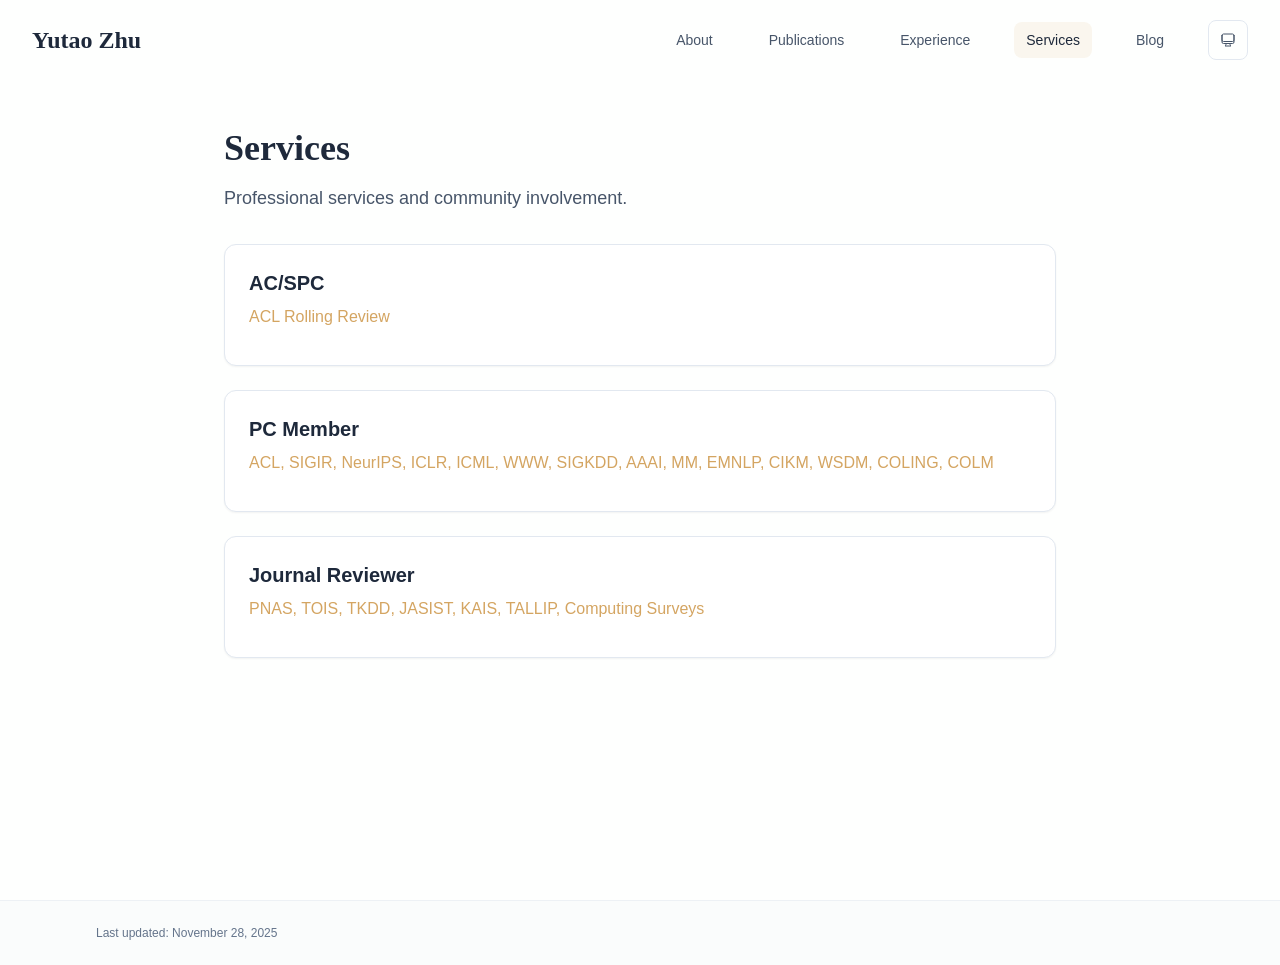
<file: services/index.html>
<!DOCTYPE html><html lang="en" class="scroll-smooth"><head><meta charSet="utf-8"/><meta name="viewport" content="width=device-width, initial-scale=1"/><link rel="stylesheet" href="/_next/static/css/144bdc40b10c2830.css" data-precedence="next"/><link rel="preload" as="script" fetchPriority="low" href="/_next/static/chunks/webpack-679b75d1c4c2027c.js"/><script src="/_next/static/chunks/4bd1b696-70b6d399998de86a.js" async=""></script><script src="/_next/static/chunks/684-5aaa8290a129f299.js" async=""></script><script src="/_next/static/chunks/main-app-0c6b27e4028780cb.js" async=""></script><script src="/_next/static/chunks/929-8fd01a645938183e.js" async=""></script><script src="/_next/static/chunks/874-6cc630662f3664af.js" async=""></script><script src="/_next/static/chunks/540-6a7efa69bc071c87.js" async=""></script><script src="/_next/static/chunks/app/layout-61c891ff65ee01cd.js" async=""></script><script src="/_next/static/chunks/486-d2ce1eaba6fd711e.js" async=""></script><script src="/_next/static/chunks/147-1910ebb562a58f08.js" async=""></script><script src="/_next/static/chunks/748-cdcef8afffaadc21.js" async=""></script><script src="/_next/static/chunks/app/%5Bslug%5D/page-54d4bec6c33c9682.js" async=""></script><link rel="icon" href="/favicon.svg" type="image/svg+xml"/><link rel="dns-prefetch" href="https://google-fonts.jialeliu.com"/><link rel="preconnect" href="https://google-fonts.jialeliu.com" crossorigin=""/><link rel="preload" as="style" href="https://google-fonts.jialeliu.com/css2?family=Inter:wght@300;400;500;600;700&amp;family=Crimson+Text:ital,wght@0,400;0,600;1,400&amp;display=swap"/><link rel="stylesheet" id="gfonts-css" href="https://google-fonts.jialeliu.com/css2?family=Inter:wght@300;400;500;600;700&amp;family=Crimson+Text:ital,wght@0,400;0,600;1,400&amp;display=swap" media="print"/><script>
              (function(){
                var l = document.getElementById('gfonts-css');
                if (!l) return;
                if (l.media !== 'all') {
                  l.addEventListener('load', function(){ try { l.media = 'all'; } catch(e){} });
                }
              })();
            </script><noscript><link rel="stylesheet" href="https://google-fonts.jialeliu.com/css2?family=Inter:wght@300;400;500;600;700&amp;family=Crimson+Text:ital,wght@0,400;0,600;1,400&amp;display=swap"/></noscript><script>
              try {
                const theme = localStorage.getItem('theme-storage');
                const parsed = theme ? JSON.parse(theme) : null;
                const setting = parsed?.state?.theme || 'system';
                const prefersDark = typeof window !== 'undefined' && window.matchMedia && window.matchMedia('(prefers-color-scheme: dark)').matches;
                const effective = setting === 'dark' ? 'dark' : (setting === 'light' ? 'light' : (prefersDark ? 'dark' : 'light'));
                var root = document.documentElement;
                root.classList.add(effective);
                root.setAttribute('data-theme', effective);
              } catch (e) {
                var root = document.documentElement;
                root.classList.add('light');
                root.setAttribute('data-theme', 'light');
              }
            </script><title>Services | Yutao Zhu</title><meta name="description" content="Professional services and community involvement."/><meta name="author" content="Yutao Zhu"/><meta name="keywords" content="Yutao Zhu,PhD,Research,Renmin University of China"/><meta name="creator" content="Yutao Zhu"/><meta name="publisher" content="Yutao Zhu"/><meta property="og:title" content="Yutao Zhu"/><meta property="og:description" content="Postdoctoral researcher at Renmin University of China."/><meta property="og:site_name" content="Yutao Zhu&#x27;s Academic Website"/><meta property="og:locale" content="en_US"/><meta property="og:type" content="website"/><meta name="twitter:card" content="summary"/><meta name="twitter:title" content="Yutao Zhu"/><meta name="twitter:description" content="Postdoctoral researcher at Renmin University of China."/><link rel="icon" href="/favicon.svg"/><script>document.querySelectorAll('body link[rel="icon"], body link[rel="apple-touch-icon"]').forEach(el => document.head.appendChild(el))</script><script src="/_next/static/chunks/polyfills-42372ed130431b0a.js" noModule=""></script></head><body class="font-sans antialiased"><div style="visibility:hidden"><nav class="fixed top-0 left-0 right-0 z-50" data-headlessui-state=""><div class="transition-all duration-300 ease-out bg-transparent" style="transform:translateY(-100px)"><div class="max-w-7xl mx-auto px-4 sm:px-6 lg:px-8"><div class="flex justify-between items-center h-16 lg:h-20"><div class="flex-shrink-0" tabindex="0"><a class="text-xl lg:text-2xl font-serif font-semibold text-primary hover:text-accent transition-colors duration-200" href="/">Yutao Zhu</a></div><div class="hidden lg:block"><div class="ml-10 flex items-center space-x-8"><div class="flex items-baseline space-x-8"><a class="relative px-3 py-2 text-sm font-medium transition-all duration-200 rounded hover:bg-accent/10 hover:shadow-sm text-neutral-600 hover:text-primary" href="/"><span class="relative z-10">About</span></a><a class="relative px-3 py-2 text-sm font-medium transition-all duration-200 rounded hover:bg-accent/10 hover:shadow-sm text-neutral-600 hover:text-primary" href="/publications/"><span class="relative z-10">Publications</span></a><a class="relative px-3 py-2 text-sm font-medium transition-all duration-200 rounded hover:bg-accent/10 hover:shadow-sm text-neutral-600 hover:text-primary" href="/teaching/"><span class="relative z-10">Experience</span></a><a class="relative px-3 py-2 text-sm font-medium transition-all duration-200 rounded hover:bg-accent/10 hover:shadow-sm text-primary" href="/services/"><span class="relative z-10">Services</span><div class="absolute inset-0 bg-accent/10 rounded-lg"></div></a><a class="relative px-3 py-2 text-sm font-medium transition-all duration-200 rounded hover:bg-accent/10 hover:shadow-sm text-neutral-600 hover:text-primary" href="/blog/"><span class="relative z-10">Blog</span></a></div><div class="flex items-center justify-center w-10 h-10 rounded-lg border border-neutral-200 dark:border-[rgba(148,163,184,0.24)] bg-background dark:bg-neutral-800"><div class="w-4 h-4 rounded-full bg-neutral-300 animate-pulse"></div></div></div></div><div class="lg:hidden flex items-center space-x-2"><div class="flex items-center justify-center w-10 h-10 rounded-lg border border-neutral-200 dark:border-[rgba(148,163,184,0.24)] bg-background dark:bg-neutral-800"><div class="w-4 h-4 rounded-full bg-neutral-300 animate-pulse"></div></div><button class="inline-flex items-center justify-center p-2 rounded-md text-neutral-600 hover:text-primary hover:bg-neutral-100 dark:hover:bg-neutral-800 focus:outline-none focus:ring-2 focus:ring-inset focus:ring-accent transition-colors duration-200" id="headlessui-disclosure-button-«R5pdb»" type="button" aria-expanded="false" data-headlessui-state=""><span class="sr-only">Open main menu</span><div><svg xmlns="http://www.w3.org/2000/svg" fill="none" viewBox="0 0 24 24" stroke-width="1.5" stroke="currentColor" aria-hidden="true" data-slot="icon" class="block h-6 w-6"><path stroke-linecap="round" stroke-linejoin="round" d="M3.75 6.75h16.5M3.75 12h16.5m-16.5 5.25h16.5"></path></svg></div></button></div></div></div></div></nav><main class="min-h-screen pt-16 lg:pt-20"><div class="max-w-4xl mx-auto px-4 sm:px-6 lg:px-8 py-12"><div style="opacity:0;transform:translateY(20px)"><div class="mb-8"><h1 class="text-4xl font-serif font-bold text-primary mb-4">Services</h1><p class="text-lg text-neutral-600 dark:text-neutral-500 max-w-2xl">Professional services and community involvement.</p></div><div class="grid gap-6"><div class="bg-white dark:bg-neutral-900 p-6 rounded-xl shadow-sm border border-neutral-200 dark:border-neutral-800 hover:shadow-lg transition-all duration-200 hover:scale-[1.01]" style="opacity:0;transform:translateY(20px)"><div class="flex justify-between items-start mb-2"><h3 class="text-xl font-semibold text-primary">AC/SPC</h3></div><p class="text-base text-accent font-medium mb-3">ACL Rolling Review</p></div><div class="bg-white dark:bg-neutral-900 p-6 rounded-xl shadow-sm border border-neutral-200 dark:border-neutral-800 hover:shadow-lg transition-all duration-200 hover:scale-[1.01]" style="opacity:0;transform:translateY(20px)"><div class="flex justify-between items-start mb-2"><h3 class="text-xl font-semibold text-primary">PC Member</h3></div><p class="text-base text-accent font-medium mb-3">ACL, SIGIR, NeurIPS, ICLR, ICML, WWW, SIGKDD, AAAI, MM, EMNLP, CIKM, WSDM, COLING, COLM</p></div><div class="bg-white dark:bg-neutral-900 p-6 rounded-xl shadow-sm border border-neutral-200 dark:border-neutral-800 hover:shadow-lg transition-all duration-200 hover:scale-[1.01]" style="opacity:0;transform:translateY(20px)"><div class="flex justify-between items-start mb-2"><h3 class="text-xl font-semibold text-primary">Journal Reviewer</h3></div><p class="text-base text-accent font-medium mb-3">PNAS, TOIS, TKDD, JASIST, KAIS, TALLIP, Computing Surveys</p></div></div></div></div><!--$--><!--/$--><!--$--><!--/$--></main><footer class="border-t border-neutral-200/50 bg-neutral-50/50 dark:bg-neutral-900/50 dark:border-neutral-700/50"><div class="max-w-6xl mx-auto px-4 sm:px-6 lg:px-8 py-6"><div class="flex flex-col sm:flex-row justify-between items-center gap-2"><p class="text-xs text-neutral-500">Last updated: <!-- -->November 28, 2025</p></div></div></footer></div><script src="/_next/static/chunks/webpack-679b75d1c4c2027c.js" async=""></script><script>(self.__next_f=self.__next_f||[]).push([0])</script><script>self.__next_f.push([1,"1:\"$Sreact.fragment\"\n2:I[3719,[\"929\",\"static/chunks/929-8fd01a645938183e.js\",\"874\",\"static/chunks/874-6cc630662f3664af.js\",\"540\",\"static/chunks/540-6a7efa69bc071c87.js\",\"177\",\"static/chunks/app/layout-61c891ff65ee01cd.js\"],\"ThemeProvider\"]\n3:I[768,[\"929\",\"static/chunks/929-8fd01a645938183e.js\",\"874\",\"static/chunks/874-6cc630662f3664af.js\",\"540\",\"static/chunks/540-6a7efa69bc071c87.js\",\"177\",\"static/chunks/app/layout-61c891ff65ee01cd.js\"],\"default\"]\n4:I[7555,[],\"\"]\n5:I[1295,[],\"\"]\n6:I[2548,[\"929\",\"static/chunks/929-8fd01a645938183e.js\",\"874\",\"static/chunks/874-6cc630662f3664af.js\",\"540\",\"static/chunks/540-6a7efa69bc071c87.js\",\"177\",\"static/chunks/app/layout-61c891ff65ee01cd.js\"],\"default\"]\n8:I[9665,[],\"MetadataBoundary\"]\na:I[9665,[],\"OutletBoundary\"]\nd:I[4911,[],\"AsyncMetadataOutlet\"]\nf:I[9665,[],\"ViewportBoundary\"]\n11:I[6614,[],\"\"]\n:HL[\"/_next/static/css/144bdc40b10c2830.css\",\"style\"]\n"])</script><script>self.__next_f.push([1,"0:{\"P\":null,\"b\":\"w2ggdb3MQteX1jtozbWzF\",\"p\":\"\",\"c\":[\"\",\"services\",\"\"],\"i\":false,\"f\":[[[\"\",{\"children\":[[\"slug\",\"services\",\"d\"],{\"children\":[\"__PAGE__\",{}]}]},\"$undefined\",\"$undefined\",true],[\"\",[\"$\",\"$1\",\"c\",{\"children\":[[[\"$\",\"link\",\"0\",{\"rel\":\"stylesheet\",\"href\":\"/_next/static/css/144bdc40b10c2830.css\",\"precedence\":\"next\",\"crossOrigin\":\"$undefined\",\"nonce\":\"$undefined\"}]],[\"$\",\"html\",null,{\"lang\":\"en\",\"className\":\"scroll-smooth\",\"suppressHydrationWarning\":true,\"children\":[[\"$\",\"head\",null,{\"children\":[[\"$\",\"link\",null,{\"rel\":\"icon\",\"href\":\"/favicon.svg\",\"type\":\"image/svg+xml\"}],[\"$\",\"link\",null,{\"rel\":\"dns-prefetch\",\"href\":\"https://google-fonts.jialeliu.com\"}],[\"$\",\"link\",null,{\"rel\":\"preconnect\",\"href\":\"https://google-fonts.jialeliu.com\",\"crossOrigin\":\"\"}],[\"$\",\"link\",null,{\"rel\":\"preload\",\"as\":\"style\",\"href\":\"https://google-fonts.jialeliu.com/css2?family=Inter:wght@300;400;500;600;700\u0026family=Crimson+Text:ital,wght@0,400;0,600;1,400\u0026display=swap\"}],[\"$\",\"link\",null,{\"rel\":\"stylesheet\",\"id\":\"gfonts-css\",\"href\":\"https://google-fonts.jialeliu.com/css2?family=Inter:wght@300;400;500;600;700\u0026family=Crimson+Text:ital,wght@0,400;0,600;1,400\u0026display=swap\",\"media\":\"print\"}],[\"$\",\"script\",null,{\"dangerouslySetInnerHTML\":{\"__html\":\"\\n              (function(){\\n                var l = document.getElementById('gfonts-css');\\n                if (!l) return;\\n                if (l.media !== 'all') {\\n                  l.addEventListener('load', function(){ try { l.media = 'all'; } catch(e){} });\\n                }\\n              })();\\n            \"}}],[\"$\",\"noscript\",null,{\"children\":[\"$\",\"link\",null,{\"rel\":\"stylesheet\",\"href\":\"https://google-fonts.jialeliu.com/css2?family=Inter:wght@300;400;500;600;700\u0026family=Crimson+Text:ital,wght@0,400;0,600;1,400\u0026display=swap\"}]}],[\"$\",\"script\",null,{\"dangerouslySetInnerHTML\":{\"__html\":\"\\n              try {\\n                const theme = localStorage.getItem('theme-storage');\\n                const parsed = theme ? JSON.parse(theme) : null;\\n                const setting = parsed?.state?.theme || 'system';\\n                const prefersDark = typeof window !== 'undefined' \u0026\u0026 window.matchMedia \u0026\u0026 window.matchMedia('(prefers-color-scheme: dark)').matches;\\n                const effective = setting === 'dark' ? 'dark' : (setting === 'light' ? 'light' : (prefersDark ? 'dark' : 'light'));\\n                var root = document.documentElement;\\n                root.classList.add(effective);\\n                root.setAttribute('data-theme', effective);\\n              } catch (e) {\\n                var root = document.documentElement;\\n                root.classList.add('light');\\n                root.setAttribute('data-theme', 'light');\\n              }\\n            \"}}]]}],[\"$\",\"body\",null,{\"className\":\"font-sans antialiased\",\"children\":[\"$\",\"$L2\",null,{\"children\":[[\"$\",\"$L3\",null,{\"items\":[{\"title\":\"About\",\"type\":\"page\",\"target\":\"about\",\"href\":\"/\"},{\"title\":\"Publications\",\"type\":\"page\",\"target\":\"publications\",\"href\":\"/publications\"},{\"title\":\"Experience\",\"type\":\"page\",\"target\":\"teaching\",\"href\":\"/teaching\"},{\"title\":\"Services\",\"type\":\"page\",\"target\":\"services\",\"href\":\"/services\"},{\"title\":\"Blog\",\"type\":\"link\",\"target\":\"blog\",\"href\":\"/blog\"}],\"siteTitle\":\"Yutao Zhu\",\"enableOnePageMode\":false}],[\"$\",\"main\",null,{\"className\":\"min-h-screen pt-16 lg:pt-20\",\"children\":[\"$\",\"$L4\",null,{\"parallelRouterKey\":\"children\",\"error\":\"$undefined\",\"errorStyles\":\"$undefined\",\"errorScripts\":\"$undefined\",\"template\":[\"$\",\"$L5\",null,{}],\"templateStyles\":\"$undefined\",\"templateScripts\":\"$undefined\",\"notFound\":[[[\"$\",\"title\",null,{\"children\":\"404: This page could not be found.\"}],[\"$\",\"div\",null,{\"style\":{\"fontFamily\":\"system-ui,\\\"Segoe UI\\\",Roboto,Helvetica,Arial,sans-serif,\\\"Apple Color Emoji\\\",\\\"Segoe UI Emoji\\\"\",\"height\":\"100vh\",\"textAlign\":\"center\",\"display\":\"flex\",\"flexDirection\":\"column\",\"alignItems\":\"center\",\"justifyContent\":\"center\"},\"children\":[\"$\",\"div\",null,{\"children\":[[\"$\",\"style\",null,{\"dangerouslySetInnerHTML\":{\"__html\":\"body{color:#000;background:#fff;margin:0}.next-error-h1{border-right:1px solid rgba(0,0,0,.3)}@media (prefers-color-scheme:dark){body{color:#fff;background:#000}.next-error-h1{border-right:1px solid rgba(255,255,255,.3)}}\"}}],[\"$\",\"h1\",null,{\"className\":\"next-error-h1\",\"style\":{\"display\":\"inline-block\",\"margin\":\"0 20px 0 0\",\"padding\":\"0 23px 0 0\",\"fontSize\":24,\"fontWeight\":500,\"verticalAlign\":\"top\",\"lineHeight\":\"49px\"},\"children\":404}],[\"$\",\"div\",null,{\"style\":{\"display\":\"inline-block\"},\"children\":[\"$\",\"h2\",null,{\"style\":{\"fontSize\":14,\"fontWeight\":400,\"lineHeight\":\"49px\",\"margin\":0},\"children\":\"This page could not be found.\"}]}]]}]}]],[]],\"forbidden\":\"$undefined\",\"unauthorized\":\"$undefined\"}]}],[\"$\",\"$L6\",null,{\"lastUpdated\":\"November 28, 2025\"}]]}]}]]}]]}],{\"children\":[[\"slug\",\"services\",\"d\"],[\"$\",\"$1\",\"c\",{\"children\":[null,[\"$\",\"$L4\",null,{\"parallelRouterKey\":\"children\",\"error\":\"$undefined\",\"errorStyles\":\"$undefined\",\"errorScripts\":\"$undefined\",\"template\":[\"$\",\"$L5\",null,{}],\"templateStyles\":\"$undefined\",\"templateScripts\":\"$undefined\",\"notFound\":\"$undefined\",\"forbidden\":\"$undefined\",\"unauthorized\":\"$undefined\"}]]}],{\"children\":[\"__PAGE__\",[\"$\",\"$1\",\"c\",{\"children\":[\"$L7\",[\"$\",\"$L8\",null,{\"children\":\"$L9\"}],null,[\"$\",\"$La\",null,{\"children\":[\"$Lb\",\"$Lc\",[\"$\",\"$Ld\",null,{\"promise\":\"$@e\"}]]}]]}],{},null,false]},null,false]},null,false],[\"$\",\"$1\",\"h\",{\"children\":[null,[\"$\",\"$1\",\"alJ7ISsE9DjeMdzqVTDd-\",{\"children\":[[\"$\",\"$Lf\",null,{\"children\":\"$L10\"}],null]}],null]}],false]],\"m\":\"$undefined\",\"G\":[\"$11\",\"$undefined\"],\"s\":false,\"S\":true}\n"])</script><script>self.__next_f.push([1,"12:\"$Sreact.suspense\"\n13:I[4911,[],\"AsyncMetadata\"]\n15:I[3684,[\"929\",\"static/chunks/929-8fd01a645938183e.js\",\"486\",\"static/chunks/486-d2ce1eaba6fd711e.js\",\"147\",\"static/chunks/147-1910ebb562a58f08.js\",\"748\",\"static/chunks/748-cdcef8afffaadc21.js\",\"182\",\"static/chunks/app/%5Bslug%5D/page-54d4bec6c33c9682.js\"],\"default\"]\n9:[\"$\",\"$12\",null,{\"fallback\":null,\"children\":[\"$\",\"$L13\",null,{\"promise\":\"$@14\"}]}]\n7:[\"$\",\"div\",null,{\"className\":\"max-w-4xl mx-auto px-4 sm:px-6 lg:px-8 py-12\",\"children\":[false,false,[\"$\",\"$L15\",null,{\"config\":{\"type\":\"card\",\"title\":\"Services\",\"description\":\"Professional services and community involvement.\",\"items\":[{\"title\":\"AC/SPC\",\"subtitle\":\"ACL Rolling Review\"},{\"title\":\"PC Member\",\"subtitle\":\"ACL, SIGIR, NeurIPS, ICLR, ICML, WWW, SIGKDD, AAAI, MM, EMNLP, CIKM, WSDM, COLING, COLM\"},{\"title\":\"Journal Reviewer\",\"subtitle\":\"PNAS, TOIS, TKDD, JASIST, KAIS, TALLIP, Computing Surveys\"}]}}]]}]\n"])</script><script>self.__next_f.push([1,"c:null\n"])</script><script>self.__next_f.push([1,"10:[[\"$\",\"meta\",\"0\",{\"charSet\":\"utf-8\"}],[\"$\",\"meta\",\"1\",{\"name\":\"viewport\",\"content\":\"width=device-width, initial-scale=1\"}]]\nb:null\n"])</script><script>self.__next_f.push([1,"14:{\"metadata\":[[\"$\",\"title\",\"0\",{\"children\":\"Services | Yutao Zhu\"}],[\"$\",\"meta\",\"1\",{\"name\":\"description\",\"content\":\"Professional services and community involvement.\"}],[\"$\",\"meta\",\"2\",{\"name\":\"author\",\"content\":\"Yutao Zhu\"}],[\"$\",\"meta\",\"3\",{\"name\":\"keywords\",\"content\":\"Yutao Zhu,PhD,Research,Renmin University of China\"}],[\"$\",\"meta\",\"4\",{\"name\":\"creator\",\"content\":\"Yutao Zhu\"}],[\"$\",\"meta\",\"5\",{\"name\":\"publisher\",\"content\":\"Yutao Zhu\"}],[\"$\",\"meta\",\"6\",{\"property\":\"og:title\",\"content\":\"Yutao Zhu\"}],[\"$\",\"meta\",\"7\",{\"property\":\"og:description\",\"content\":\"Postdoctoral researcher at Renmin University of China.\"}],[\"$\",\"meta\",\"8\",{\"property\":\"og:site_name\",\"content\":\"Yutao Zhu's Academic Website\"}],[\"$\",\"meta\",\"9\",{\"property\":\"og:locale\",\"content\":\"en_US\"}],[\"$\",\"meta\",\"10\",{\"property\":\"og:type\",\"content\":\"website\"}],[\"$\",\"meta\",\"11\",{\"name\":\"twitter:card\",\"content\":\"summary\"}],[\"$\",\"meta\",\"12\",{\"name\":\"twitter:title\",\"content\":\"Yutao Zhu\"}],[\"$\",\"meta\",\"13\",{\"name\":\"twitter:description\",\"content\":\"Postdoctoral researcher at Renmin University of China.\"}],[\"$\",\"link\",\"14\",{\"rel\":\"icon\",\"href\":\"/favicon.svg\"}]],\"error\":null,\"digest\":\"$undefined\"}\ne:{\"metadata\":\"$14:metadata\",\"error\":null,\"digest\":\"$undefined\"}\n"])</script></body></html>
</file>
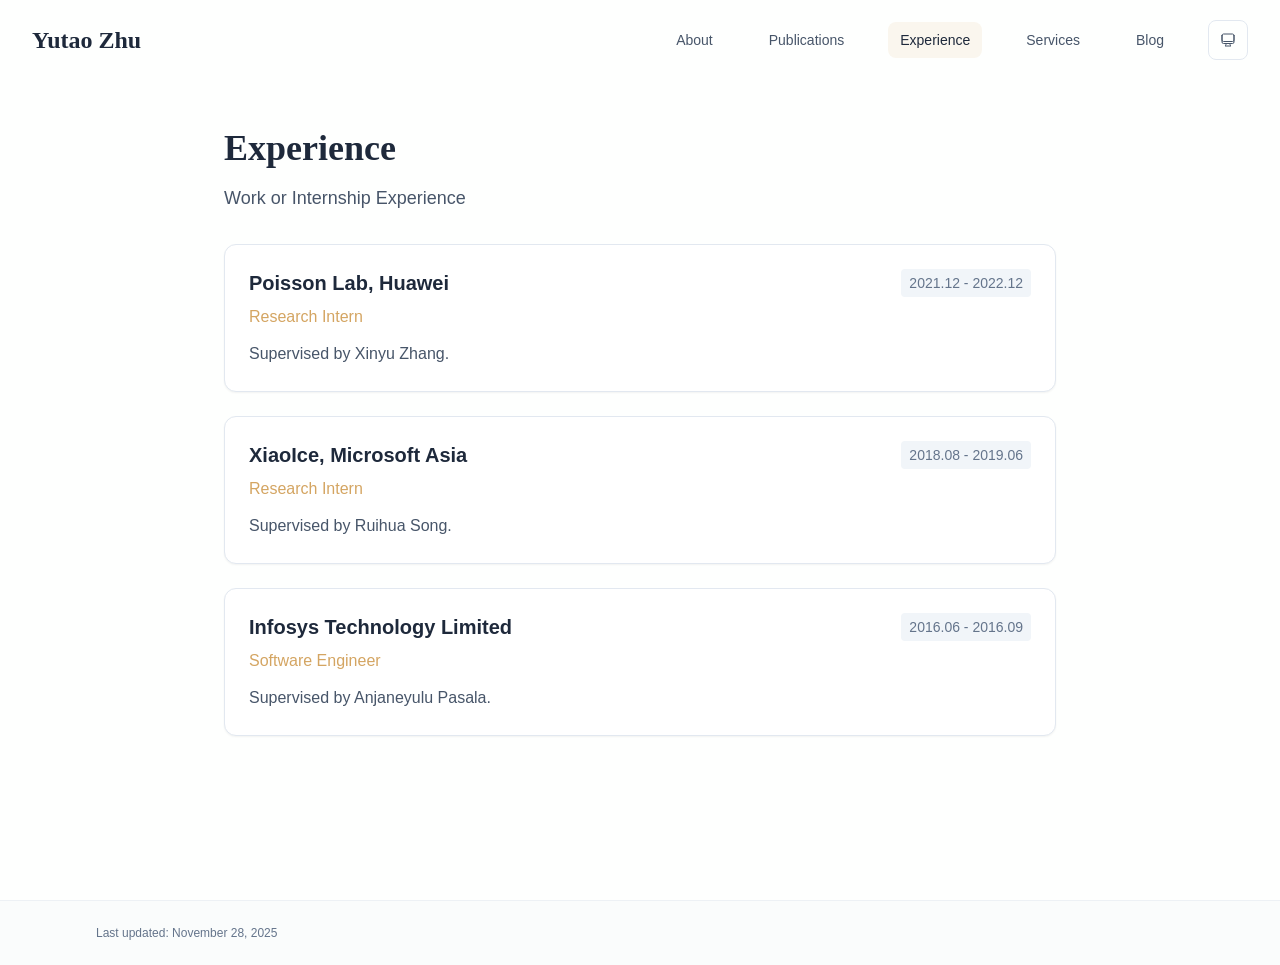
<file: teaching/index.html>
<!DOCTYPE html><html lang="en" class="scroll-smooth"><head><meta charSet="utf-8"/><meta name="viewport" content="width=device-width, initial-scale=1"/><link rel="stylesheet" href="/_next/static/css/144bdc40b10c2830.css" data-precedence="next"/><link rel="preload" as="script" fetchPriority="low" href="/_next/static/chunks/webpack-679b75d1c4c2027c.js"/><script src="/_next/static/chunks/4bd1b696-70b6d399998de86a.js" async=""></script><script src="/_next/static/chunks/684-5aaa8290a129f299.js" async=""></script><script src="/_next/static/chunks/main-app-0c6b27e4028780cb.js" async=""></script><script src="/_next/static/chunks/929-8fd01a645938183e.js" async=""></script><script src="/_next/static/chunks/874-6cc630662f3664af.js" async=""></script><script src="/_next/static/chunks/540-6a7efa69bc071c87.js" async=""></script><script src="/_next/static/chunks/app/layout-61c891ff65ee01cd.js" async=""></script><script src="/_next/static/chunks/486-d2ce1eaba6fd711e.js" async=""></script><script src="/_next/static/chunks/147-1910ebb562a58f08.js" async=""></script><script src="/_next/static/chunks/748-cdcef8afffaadc21.js" async=""></script><script src="/_next/static/chunks/app/%5Bslug%5D/page-54d4bec6c33c9682.js" async=""></script><link rel="icon" href="/favicon.svg" type="image/svg+xml"/><link rel="dns-prefetch" href="https://google-fonts.jialeliu.com"/><link rel="preconnect" href="https://google-fonts.jialeliu.com" crossorigin=""/><link rel="preload" as="style" href="https://google-fonts.jialeliu.com/css2?family=Inter:wght@300;400;500;600;700&amp;family=Crimson+Text:ital,wght@0,400;0,600;1,400&amp;display=swap"/><link rel="stylesheet" id="gfonts-css" href="https://google-fonts.jialeliu.com/css2?family=Inter:wght@300;400;500;600;700&amp;family=Crimson+Text:ital,wght@0,400;0,600;1,400&amp;display=swap" media="print"/><script>
              (function(){
                var l = document.getElementById('gfonts-css');
                if (!l) return;
                if (l.media !== 'all') {
                  l.addEventListener('load', function(){ try { l.media = 'all'; } catch(e){} });
                }
              })();
            </script><noscript><link rel="stylesheet" href="https://google-fonts.jialeliu.com/css2?family=Inter:wght@300;400;500;600;700&amp;family=Crimson+Text:ital,wght@0,400;0,600;1,400&amp;display=swap"/></noscript><script>
              try {
                const theme = localStorage.getItem('theme-storage');
                const parsed = theme ? JSON.parse(theme) : null;
                const setting = parsed?.state?.theme || 'system';
                const prefersDark = typeof window !== 'undefined' && window.matchMedia && window.matchMedia('(prefers-color-scheme: dark)').matches;
                const effective = setting === 'dark' ? 'dark' : (setting === 'light' ? 'light' : (prefersDark ? 'dark' : 'light'));
                var root = document.documentElement;
                root.classList.add(effective);
                root.setAttribute('data-theme', effective);
              } catch (e) {
                var root = document.documentElement;
                root.classList.add('light');
                root.setAttribute('data-theme', 'light');
              }
            </script><title>Experience | Yutao Zhu</title><meta name="description" content="Work or Internship Experience"/><meta name="author" content="Yutao Zhu"/><meta name="keywords" content="Yutao Zhu,PhD,Research,Renmin University of China"/><meta name="creator" content="Yutao Zhu"/><meta name="publisher" content="Yutao Zhu"/><meta property="og:title" content="Yutao Zhu"/><meta property="og:description" content="Postdoctoral researcher at Renmin University of China."/><meta property="og:site_name" content="Yutao Zhu&#x27;s Academic Website"/><meta property="og:locale" content="en_US"/><meta property="og:type" content="website"/><meta name="twitter:card" content="summary"/><meta name="twitter:title" content="Yutao Zhu"/><meta name="twitter:description" content="Postdoctoral researcher at Renmin University of China."/><link rel="icon" href="/favicon.svg"/><script>document.querySelectorAll('body link[rel="icon"], body link[rel="apple-touch-icon"]').forEach(el => document.head.appendChild(el))</script><script src="/_next/static/chunks/polyfills-42372ed130431b0a.js" noModule=""></script></head><body class="font-sans antialiased"><div style="visibility:hidden"><nav class="fixed top-0 left-0 right-0 z-50" data-headlessui-state=""><div class="transition-all duration-300 ease-out bg-transparent" style="transform:translateY(-100px)"><div class="max-w-7xl mx-auto px-4 sm:px-6 lg:px-8"><div class="flex justify-between items-center h-16 lg:h-20"><div class="flex-shrink-0" tabindex="0"><a class="text-xl lg:text-2xl font-serif font-semibold text-primary hover:text-accent transition-colors duration-200" href="/">Yutao Zhu</a></div><div class="hidden lg:block"><div class="ml-10 flex items-center space-x-8"><div class="flex items-baseline space-x-8"><a class="relative px-3 py-2 text-sm font-medium transition-all duration-200 rounded hover:bg-accent/10 hover:shadow-sm text-neutral-600 hover:text-primary" href="/"><span class="relative z-10">About</span></a><a class="relative px-3 py-2 text-sm font-medium transition-all duration-200 rounded hover:bg-accent/10 hover:shadow-sm text-neutral-600 hover:text-primary" href="/publications/"><span class="relative z-10">Publications</span></a><a class="relative px-3 py-2 text-sm font-medium transition-all duration-200 rounded hover:bg-accent/10 hover:shadow-sm text-primary" href="/teaching/"><span class="relative z-10">Experience</span><div class="absolute inset-0 bg-accent/10 rounded-lg"></div></a><a class="relative px-3 py-2 text-sm font-medium transition-all duration-200 rounded hover:bg-accent/10 hover:shadow-sm text-neutral-600 hover:text-primary" href="/services/"><span class="relative z-10">Services</span></a><a class="relative px-3 py-2 text-sm font-medium transition-all duration-200 rounded hover:bg-accent/10 hover:shadow-sm text-neutral-600 hover:text-primary" href="/blog/"><span class="relative z-10">Blog</span></a></div><div class="flex items-center justify-center w-10 h-10 rounded-lg border border-neutral-200 dark:border-[rgba(148,163,184,0.24)] bg-background dark:bg-neutral-800"><div class="w-4 h-4 rounded-full bg-neutral-300 animate-pulse"></div></div></div></div><div class="lg:hidden flex items-center space-x-2"><div class="flex items-center justify-center w-10 h-10 rounded-lg border border-neutral-200 dark:border-[rgba(148,163,184,0.24)] bg-background dark:bg-neutral-800"><div class="w-4 h-4 rounded-full bg-neutral-300 animate-pulse"></div></div><button class="inline-flex items-center justify-center p-2 rounded-md text-neutral-600 hover:text-primary hover:bg-neutral-100 dark:hover:bg-neutral-800 focus:outline-none focus:ring-2 focus:ring-inset focus:ring-accent transition-colors duration-200" id="headlessui-disclosure-button-«R5pdb»" type="button" aria-expanded="false" data-headlessui-state=""><span class="sr-only">Open main menu</span><div><svg xmlns="http://www.w3.org/2000/svg" fill="none" viewBox="0 0 24 24" stroke-width="1.5" stroke="currentColor" aria-hidden="true" data-slot="icon" class="block h-6 w-6"><path stroke-linecap="round" stroke-linejoin="round" d="M3.75 6.75h16.5M3.75 12h16.5m-16.5 5.25h16.5"></path></svg></div></button></div></div></div></div></nav><main class="min-h-screen pt-16 lg:pt-20"><div class="max-w-4xl mx-auto px-4 sm:px-6 lg:px-8 py-12"><div style="opacity:0;transform:translateY(20px)"><div class="mb-8"><h1 class="text-4xl font-serif font-bold text-primary mb-4">Experience</h1><p class="text-lg text-neutral-600 dark:text-neutral-500 max-w-2xl">Work or Internship Experience</p></div><div class="grid gap-6"><div class="bg-white dark:bg-neutral-900 p-6 rounded-xl shadow-sm border border-neutral-200 dark:border-neutral-800 hover:shadow-lg transition-all duration-200 hover:scale-[1.01]" style="opacity:0;transform:translateY(20px)"><div class="flex justify-between items-start mb-2"><h3 class="text-xl font-semibold text-primary">Poisson Lab, Huawei</h3><span class="text-sm text-neutral-500 font-medium bg-neutral-100 dark:bg-neutral-800 px-2 py-1 rounded">2021.12 - 2022.12</span></div><p class="text-base text-accent font-medium mb-3">Research Intern</p><p class="text-base text-neutral-600 dark:text-neutral-500 leading-relaxed">Supervised by Xinyu Zhang.</p></div><div class="bg-white dark:bg-neutral-900 p-6 rounded-xl shadow-sm border border-neutral-200 dark:border-neutral-800 hover:shadow-lg transition-all duration-200 hover:scale-[1.01]" style="opacity:0;transform:translateY(20px)"><div class="flex justify-between items-start mb-2"><h3 class="text-xl font-semibold text-primary">XiaoIce, Microsoft Asia</h3><span class="text-sm text-neutral-500 font-medium bg-neutral-100 dark:bg-neutral-800 px-2 py-1 rounded">2018.08 - 2019.06</span></div><p class="text-base text-accent font-medium mb-3">Research Intern</p><p class="text-base text-neutral-600 dark:text-neutral-500 leading-relaxed">Supervised by Ruihua Song.</p></div><div class="bg-white dark:bg-neutral-900 p-6 rounded-xl shadow-sm border border-neutral-200 dark:border-neutral-800 hover:shadow-lg transition-all duration-200 hover:scale-[1.01]" style="opacity:0;transform:translateY(20px)"><div class="flex justify-between items-start mb-2"><h3 class="text-xl font-semibold text-primary">Infosys Technology Limited</h3><span class="text-sm text-neutral-500 font-medium bg-neutral-100 dark:bg-neutral-800 px-2 py-1 rounded">2016.06 - 2016.09</span></div><p class="text-base text-accent font-medium mb-3">Software Engineer</p><p class="text-base text-neutral-600 dark:text-neutral-500 leading-relaxed">Supervised by Anjaneyulu Pasala.</p></div></div></div></div><!--$--><!--/$--><!--$--><!--/$--></main><footer class="border-t border-neutral-200/50 bg-neutral-50/50 dark:bg-neutral-900/50 dark:border-neutral-700/50"><div class="max-w-6xl mx-auto px-4 sm:px-6 lg:px-8 py-6"><div class="flex flex-col sm:flex-row justify-between items-center gap-2"><p class="text-xs text-neutral-500">Last updated: <!-- -->November 28, 2025</p></div></div></footer></div><script src="/_next/static/chunks/webpack-679b75d1c4c2027c.js" async=""></script><script>(self.__next_f=self.__next_f||[]).push([0])</script><script>self.__next_f.push([1,"1:\"$Sreact.fragment\"\n2:I[3719,[\"929\",\"static/chunks/929-8fd01a645938183e.js\",\"874\",\"static/chunks/874-6cc630662f3664af.js\",\"540\",\"static/chunks/540-6a7efa69bc071c87.js\",\"177\",\"static/chunks/app/layout-61c891ff65ee01cd.js\"],\"ThemeProvider\"]\n3:I[768,[\"929\",\"static/chunks/929-8fd01a645938183e.js\",\"874\",\"static/chunks/874-6cc630662f3664af.js\",\"540\",\"static/chunks/540-6a7efa69bc071c87.js\",\"177\",\"static/chunks/app/layout-61c891ff65ee01cd.js\"],\"default\"]\n4:I[7555,[],\"\"]\n5:I[1295,[],\"\"]\n6:I[2548,[\"929\",\"static/chunks/929-8fd01a645938183e.js\",\"874\",\"static/chunks/874-6cc630662f3664af.js\",\"540\",\"static/chunks/540-6a7efa69bc071c87.js\",\"177\",\"static/chunks/app/layout-61c891ff65ee01cd.js\"],\"default\"]\n8:I[9665,[],\"MetadataBoundary\"]\na:I[9665,[],\"OutletBoundary\"]\nd:I[4911,[],\"AsyncMetadataOutlet\"]\nf:I[9665,[],\"ViewportBoundary\"]\n11:I[6614,[],\"\"]\n:HL[\"/_next/static/css/144bdc40b10c2830.css\",\"style\"]\n"])</script><script>self.__next_f.push([1,"0:{\"P\":null,\"b\":\"w2ggdb3MQteX1jtozbWzF\",\"p\":\"\",\"c\":[\"\",\"teaching\",\"\"],\"i\":false,\"f\":[[[\"\",{\"children\":[[\"slug\",\"teaching\",\"d\"],{\"children\":[\"__PAGE__\",{}]}]},\"$undefined\",\"$undefined\",true],[\"\",[\"$\",\"$1\",\"c\",{\"children\":[[[\"$\",\"link\",\"0\",{\"rel\":\"stylesheet\",\"href\":\"/_next/static/css/144bdc40b10c2830.css\",\"precedence\":\"next\",\"crossOrigin\":\"$undefined\",\"nonce\":\"$undefined\"}]],[\"$\",\"html\",null,{\"lang\":\"en\",\"className\":\"scroll-smooth\",\"suppressHydrationWarning\":true,\"children\":[[\"$\",\"head\",null,{\"children\":[[\"$\",\"link\",null,{\"rel\":\"icon\",\"href\":\"/favicon.svg\",\"type\":\"image/svg+xml\"}],[\"$\",\"link\",null,{\"rel\":\"dns-prefetch\",\"href\":\"https://google-fonts.jialeliu.com\"}],[\"$\",\"link\",null,{\"rel\":\"preconnect\",\"href\":\"https://google-fonts.jialeliu.com\",\"crossOrigin\":\"\"}],[\"$\",\"link\",null,{\"rel\":\"preload\",\"as\":\"style\",\"href\":\"https://google-fonts.jialeliu.com/css2?family=Inter:wght@300;400;500;600;700\u0026family=Crimson+Text:ital,wght@0,400;0,600;1,400\u0026display=swap\"}],[\"$\",\"link\",null,{\"rel\":\"stylesheet\",\"id\":\"gfonts-css\",\"href\":\"https://google-fonts.jialeliu.com/css2?family=Inter:wght@300;400;500;600;700\u0026family=Crimson+Text:ital,wght@0,400;0,600;1,400\u0026display=swap\",\"media\":\"print\"}],[\"$\",\"script\",null,{\"dangerouslySetInnerHTML\":{\"__html\":\"\\n              (function(){\\n                var l = document.getElementById('gfonts-css');\\n                if (!l) return;\\n                if (l.media !== 'all') {\\n                  l.addEventListener('load', function(){ try { l.media = 'all'; } catch(e){} });\\n                }\\n              })();\\n            \"}}],[\"$\",\"noscript\",null,{\"children\":[\"$\",\"link\",null,{\"rel\":\"stylesheet\",\"href\":\"https://google-fonts.jialeliu.com/css2?family=Inter:wght@300;400;500;600;700\u0026family=Crimson+Text:ital,wght@0,400;0,600;1,400\u0026display=swap\"}]}],[\"$\",\"script\",null,{\"dangerouslySetInnerHTML\":{\"__html\":\"\\n              try {\\n                const theme = localStorage.getItem('theme-storage');\\n                const parsed = theme ? JSON.parse(theme) : null;\\n                const setting = parsed?.state?.theme || 'system';\\n                const prefersDark = typeof window !== 'undefined' \u0026\u0026 window.matchMedia \u0026\u0026 window.matchMedia('(prefers-color-scheme: dark)').matches;\\n                const effective = setting === 'dark' ? 'dark' : (setting === 'light' ? 'light' : (prefersDark ? 'dark' : 'light'));\\n                var root = document.documentElement;\\n                root.classList.add(effective);\\n                root.setAttribute('data-theme', effective);\\n              } catch (e) {\\n                var root = document.documentElement;\\n                root.classList.add('light');\\n                root.setAttribute('data-theme', 'light');\\n              }\\n            \"}}]]}],[\"$\",\"body\",null,{\"className\":\"font-sans antialiased\",\"children\":[\"$\",\"$L2\",null,{\"children\":[[\"$\",\"$L3\",null,{\"items\":[{\"title\":\"About\",\"type\":\"page\",\"target\":\"about\",\"href\":\"/\"},{\"title\":\"Publications\",\"type\":\"page\",\"target\":\"publications\",\"href\":\"/publications\"},{\"title\":\"Experience\",\"type\":\"page\",\"target\":\"teaching\",\"href\":\"/teaching\"},{\"title\":\"Services\",\"type\":\"page\",\"target\":\"services\",\"href\":\"/services\"},{\"title\":\"Blog\",\"type\":\"link\",\"target\":\"blog\",\"href\":\"/blog\"}],\"siteTitle\":\"Yutao Zhu\",\"enableOnePageMode\":false}],[\"$\",\"main\",null,{\"className\":\"min-h-screen pt-16 lg:pt-20\",\"children\":[\"$\",\"$L4\",null,{\"parallelRouterKey\":\"children\",\"error\":\"$undefined\",\"errorStyles\":\"$undefined\",\"errorScripts\":\"$undefined\",\"template\":[\"$\",\"$L5\",null,{}],\"templateStyles\":\"$undefined\",\"templateScripts\":\"$undefined\",\"notFound\":[[[\"$\",\"title\",null,{\"children\":\"404: This page could not be found.\"}],[\"$\",\"div\",null,{\"style\":{\"fontFamily\":\"system-ui,\\\"Segoe UI\\\",Roboto,Helvetica,Arial,sans-serif,\\\"Apple Color Emoji\\\",\\\"Segoe UI Emoji\\\"\",\"height\":\"100vh\",\"textAlign\":\"center\",\"display\":\"flex\",\"flexDirection\":\"column\",\"alignItems\":\"center\",\"justifyContent\":\"center\"},\"children\":[\"$\",\"div\",null,{\"children\":[[\"$\",\"style\",null,{\"dangerouslySetInnerHTML\":{\"__html\":\"body{color:#000;background:#fff;margin:0}.next-error-h1{border-right:1px solid rgba(0,0,0,.3)}@media (prefers-color-scheme:dark){body{color:#fff;background:#000}.next-error-h1{border-right:1px solid rgba(255,255,255,.3)}}\"}}],[\"$\",\"h1\",null,{\"className\":\"next-error-h1\",\"style\":{\"display\":\"inline-block\",\"margin\":\"0 20px 0 0\",\"padding\":\"0 23px 0 0\",\"fontSize\":24,\"fontWeight\":500,\"verticalAlign\":\"top\",\"lineHeight\":\"49px\"},\"children\":404}],[\"$\",\"div\",null,{\"style\":{\"display\":\"inline-block\"},\"children\":[\"$\",\"h2\",null,{\"style\":{\"fontSize\":14,\"fontWeight\":400,\"lineHeight\":\"49px\",\"margin\":0},\"children\":\"This page could not be found.\"}]}]]}]}]],[]],\"forbidden\":\"$undefined\",\"unauthorized\":\"$undefined\"}]}],[\"$\",\"$L6\",null,{\"lastUpdated\":\"November 28, 2025\"}]]}]}]]}]]}],{\"children\":[[\"slug\",\"teaching\",\"d\"],[\"$\",\"$1\",\"c\",{\"children\":[null,[\"$\",\"$L4\",null,{\"parallelRouterKey\":\"children\",\"error\":\"$undefined\",\"errorStyles\":\"$undefined\",\"errorScripts\":\"$undefined\",\"template\":[\"$\",\"$L5\",null,{}],\"templateStyles\":\"$undefined\",\"templateScripts\":\"$undefined\",\"notFound\":\"$undefined\",\"forbidden\":\"$undefined\",\"unauthorized\":\"$undefined\"}]]}],{\"children\":[\"__PAGE__\",[\"$\",\"$1\",\"c\",{\"children\":[\"$L7\",[\"$\",\"$L8\",null,{\"children\":\"$L9\"}],null,[\"$\",\"$La\",null,{\"children\":[\"$Lb\",\"$Lc\",[\"$\",\"$Ld\",null,{\"promise\":\"$@e\"}]]}]]}],{},null,false]},null,false]},null,false],[\"$\",\"$1\",\"h\",{\"children\":[null,[\"$\",\"$1\",\"bti5LI6epvuG2Myve6l2R\",{\"children\":[[\"$\",\"$Lf\",null,{\"children\":\"$L10\"}],null]}],null]}],false]],\"m\":\"$undefined\",\"G\":[\"$11\",\"$undefined\"],\"s\":false,\"S\":true}\n"])</script><script>self.__next_f.push([1,"12:\"$Sreact.suspense\"\n13:I[4911,[],\"AsyncMetadata\"]\n15:I[3684,[\"929\",\"static/chunks/929-8fd01a645938183e.js\",\"486\",\"static/chunks/486-d2ce1eaba6fd711e.js\",\"147\",\"static/chunks/147-1910ebb562a58f08.js\",\"748\",\"static/chunks/748-cdcef8afffaadc21.js\",\"182\",\"static/chunks/app/%5Bslug%5D/page-54d4bec6c33c9682.js\"],\"default\"]\n9:[\"$\",\"$12\",null,{\"fallback\":null,\"children\":[\"$\",\"$L13\",null,{\"promise\":\"$@14\"}]}]\n7:[\"$\",\"div\",null,{\"className\":\"max-w-4xl mx-auto px-4 sm:px-6 lg:px-8 py-12\",\"children\":[false,false,[\"$\",\"$L15\",null,{\"config\":{\"type\":\"card\",\"title\":\"Experience\",\"description\":\"Work or Internship Experience\",\"items\":[{\"title\":\"Poisson Lab, Huawei\",\"subtitle\":\"Research Intern\",\"date\":\"2021.12 - 2022.12\",\"content\":\"Supervised by Xinyu Zhang.\"},{\"title\":\"XiaoIce, Microsoft Asia\",\"subtitle\":\"Research Intern\",\"date\":\"2018.08 - 2019.06\",\"content\":\"Supervised by Ruihua Song.\"},{\"title\":\"Infosys Technology Limited\",\"subtitle\":\"Software Engineer\",\"date\":\"2016.06 - 2016.09\",\"content\":\"Supervised by Anjaneyulu Pasala.\"}]}}]]}]\n"])</script><script>self.__next_f.push([1,"c:null\n"])</script><script>self.__next_f.push([1,"10:[[\"$\",\"meta\",\"0\",{\"charSet\":\"utf-8\"}],[\"$\",\"meta\",\"1\",{\"name\":\"viewport\",\"content\":\"width=device-width, initial-scale=1\"}]]\nb:null\n"])</script><script>self.__next_f.push([1,"14:{\"metadata\":[[\"$\",\"title\",\"0\",{\"children\":\"Experience | Yutao Zhu\"}],[\"$\",\"meta\",\"1\",{\"name\":\"description\",\"content\":\"Work or Internship Experience\"}],[\"$\",\"meta\",\"2\",{\"name\":\"author\",\"content\":\"Yutao Zhu\"}],[\"$\",\"meta\",\"3\",{\"name\":\"keywords\",\"content\":\"Yutao Zhu,PhD,Research,Renmin University of China\"}],[\"$\",\"meta\",\"4\",{\"name\":\"creator\",\"content\":\"Yutao Zhu\"}],[\"$\",\"meta\",\"5\",{\"name\":\"publisher\",\"content\":\"Yutao Zhu\"}],[\"$\",\"meta\",\"6\",{\"property\":\"og:title\",\"content\":\"Yutao Zhu\"}],[\"$\",\"meta\",\"7\",{\"property\":\"og:description\",\"content\":\"Postdoctoral researcher at Renmin University of China.\"}],[\"$\",\"meta\",\"8\",{\"property\":\"og:site_name\",\"content\":\"Yutao Zhu's Academic Website\"}],[\"$\",\"meta\",\"9\",{\"property\":\"og:locale\",\"content\":\"en_US\"}],[\"$\",\"meta\",\"10\",{\"property\":\"og:type\",\"content\":\"website\"}],[\"$\",\"meta\",\"11\",{\"name\":\"twitter:card\",\"content\":\"summary\"}],[\"$\",\"meta\",\"12\",{\"name\":\"twitter:title\",\"content\":\"Yutao Zhu\"}],[\"$\",\"meta\",\"13\",{\"name\":\"twitter:description\",\"content\":\"Postdoctoral researcher at Renmin University of China.\"}],[\"$\",\"link\",\"14\",{\"rel\":\"icon\",\"href\":\"/favicon.svg\"}]],\"error\":null,\"digest\":\"$undefined\"}\ne:{\"metadata\":\"$14:metadata\",\"error\":null,\"digest\":\"$undefined\"}\n"])</script></body></html>
</file>
<file: _next/static/css/144bdc40b10c2830.css>
/*! tailwindcss v4.1.10 | MIT License | https://tailwindcss.com */@layer properties{@supports (((-webkit-hyphens:none)) and (not (margin-trim:inline))) or ((-moz-orient:inline) and (not (color:rgb(from red r g b)))){*,::backdrop,:after,:before{--tw-translate-x:0;--tw-translate-y:0;--tw-translate-z:0;--tw-rotate-x:initial;--tw-rotate-y:initial;--tw-rotate-z:initial;--tw-skew-x:initial;--tw-skew-y:initial;--tw-space-y-reverse:0;--tw-space-x-reverse:0;--tw-border-style:solid;--tw-leading:initial;--tw-font-weight:initial;--tw-tracking:initial;--tw-shadow:0 0 #0000;--tw-shadow-color:initial;--tw-shadow-alpha:100%;--tw-inset-shadow:0 0 #0000;--tw-inset-shadow-color:initial;--tw-inset-shadow-alpha:100%;--tw-ring-color:initial;--tw-ring-shadow:0 0 #0000;--tw-inset-ring-color:initial;--tw-inset-ring-shadow:0 0 #0000;--tw-ring-inset:initial;--tw-ring-offset-width:0px;--tw-ring-offset-color:#fff;--tw-ring-offset-shadow:0 0 #0000;--tw-blur:initial;--tw-brightness:initial;--tw-contrast:initial;--tw-grayscale:initial;--tw-hue-rotate:initial;--tw-invert:initial;--tw-opacity:initial;--tw-saturate:initial;--tw-sepia:initial;--tw-drop-shadow:initial;--tw-drop-shadow-color:initial;--tw-drop-shadow-alpha:100%;--tw-drop-shadow-size:initial;--tw-backdrop-blur:initial;--tw-backdrop-brightness:initial;--tw-backdrop-contrast:initial;--tw-backdrop-grayscale:initial;--tw-backdrop-hue-rotate:initial;--tw-backdrop-invert:initial;--tw-backdrop-opacity:initial;--tw-backdrop-saturate:initial;--tw-backdrop-sepia:initial;--tw-duration:initial;--tw-ease:initial;--tw-scale-x:1;--tw-scale-y:1;--tw-scale-z:1}}}@layer theme{:host,:root{--font-sans:"Inter",-apple-system,BlinkMacSystemFont,"Segoe UI",Roboto,sans-serif;--color-red-50:oklch(97.1% .013 17.38);--color-red-400:oklch(70.4% .191 22.216);--color-red-600:oklch(57.7% .245 27.325);--color-red-900:oklch(39.6% .141 25.723);--color-white:#fff;--spacing:.25rem;--container-2xl:42rem;--container-3xl:48rem;--container-4xl:56rem;--container-6xl:72rem;--container-7xl:80rem;--text-xs:.75rem;--text-xs--line-height:calc(1/.75);--text-sm:.875rem;--text-sm--line-height:calc(1.25/.875);--text-base:1rem;--text-base--line-height:calc(1.5/1);--text-lg:1.125rem;--text-lg--line-height:calc(1.75/1.125);--text-xl:1.25rem;--text-xl--line-height:calc(1.75/1.25);--text-2xl:1.5rem;--text-2xl--line-height:calc(2/1.5);--text-3xl:1.875rem;--text-3xl--line-height:calc(2.25/1.875);--text-4xl:2.25rem;--text-4xl--line-height:calc(2.5/2.25);--font-weight-medium:500;--font-weight-semibold:600;--font-weight-bold:700;--tracking-wide:.025em;--leading-tight:1.25;--leading-relaxed:1.625;--radius-md:.375rem;--radius-lg:.5rem;--radius-xl:.75rem;--radius-2xl:1rem;--ease-out:cubic-bezier(0,0,.2,1);--animate-pulse:pulse 2s cubic-bezier(.4,0,.6,1)infinite;--blur-xl:24px;--aspect-video:16/9;--default-transition-duration:.15s;--default-transition-timing-function:cubic-bezier(.4,0,.2,1);--default-font-family:"Inter",-apple-system,BlinkMacSystemFont,"Segoe UI",Roboto,sans-serif;--default-mono-font-family:"SF Mono",Monaco,"Cascadia Code","Roboto Mono",Consolas,"Courier New",monospace;--line-height-normal:1.5;--shadow-glass:0 8px 32px 0 #1f26875e}}@layer base{*,::backdrop,:after,:before{box-sizing:border-box;border:0 solid;margin:0;padding:0}::file-selector-button{box-sizing:border-box;border:0 solid;margin:0;padding:0}:host,html{-webkit-text-size-adjust:100%;tab-size:4;line-height:1.5;font-family:var(--default-font-family,ui-sans-serif,system-ui,sans-serif,"Apple Color Emoji","Segoe UI Emoji","Segoe UI Symbol","Noto Color Emoji");font-feature-settings:var(--default-font-feature-settings,normal);font-variation-settings:var(--default-font-variation-settings,normal);-webkit-tap-highlight-color:transparent}hr{height:0;color:inherit;border-top-width:1px}abbr:where([title]){-webkit-text-decoration:underline dotted;text-decoration:underline dotted}h1,h2,h3,h4,h5,h6{font-size:inherit;font-weight:inherit}a{color:inherit;-webkit-text-decoration:inherit;text-decoration:inherit}b,strong{font-weight:bolder}code,kbd,pre,samp{font-family:var(--default-mono-font-family,ui-monospace,SFMono-Regular,Menlo,Monaco,Consolas,"Liberation Mono","Courier New",monospace);font-feature-settings:var(--default-mono-font-feature-settings,normal);font-variation-settings:var(--default-mono-font-variation-settings,normal);font-size:1em}small{font-size:80%}sub,sup{vertical-align:baseline;font-size:75%;line-height:0;position:relative}sub{bottom:-.25em}sup{top:-.5em}table{text-indent:0;border-color:inherit;border-collapse:collapse}:-moz-focusring{outline:auto}progress{vertical-align:baseline}summary{display:list-item}menu,ol,ul{list-style:none}audio,canvas,embed,iframe,img,object,svg,video{vertical-align:middle;display:block}img,video{max-width:100%;height:auto}button,input,optgroup,select,textarea{font:inherit;font-feature-settings:inherit;font-variation-settings:inherit;letter-spacing:inherit;color:inherit;opacity:1;background-color:#0000;border-radius:0}::file-selector-button{font:inherit;font-feature-settings:inherit;font-variation-settings:inherit;letter-spacing:inherit;color:inherit;opacity:1;background-color:#0000;border-radius:0}:where(select:is([multiple],[size])) optgroup{font-weight:bolder}:where(select:is([multiple],[size])) optgroup option{padding-inline-start:20px}::file-selector-button{margin-inline-end:4px}::placeholder{opacity:1}@supports (not ((-webkit-appearance:-apple-pay-button))) or (contain-intrinsic-size:1px){::placeholder{color:currentColor}@supports (color:color-mix(in lab,red,red)){::placeholder{color:color-mix(in oklab,currentcolor 50%,transparent)}}}textarea{resize:vertical}::-webkit-search-decoration{-webkit-appearance:none}::-webkit-date-and-time-value{min-height:1lh;text-align:inherit}::-webkit-datetime-edit{display:inline-flex}::-webkit-datetime-edit-fields-wrapper{padding:0}::-webkit-datetime-edit,::-webkit-datetime-edit-year-field{padding-block:0}::-webkit-datetime-edit-day-field,::-webkit-datetime-edit-month-field{padding-block:0}::-webkit-datetime-edit-hour-field,::-webkit-datetime-edit-minute-field{padding-block:0}::-webkit-datetime-edit-millisecond-field,::-webkit-datetime-edit-second-field{padding-block:0}::-webkit-datetime-edit-meridiem-field{padding-block:0}:-moz-ui-invalid{box-shadow:none}button,input:where([type=button],[type=reset],[type=submit]){appearance:button}::file-selector-button{appearance:button}::-webkit-inner-spin-button,::-webkit-outer-spin-button{height:auto}[hidden]:where(:not([hidden=until-found])){display:none!important}}@layer components;@layer utilities{.sr-only{clip:rect(0,0,0,0);white-space:nowrap;border-width:0;width:1px;height:1px;margin:-1px;padding:0;overflow:hidden}.absolute,.sr-only{position:absolute}.fixed{position:fixed}.relative{position:relative}.static{position:static}.sticky{position:sticky}.inset-0{inset:calc(var(--spacing)*0)}.top-0{top:calc(var(--spacing)*0)}.top-1\/2{top:50%}.top-2{top:calc(var(--spacing)*2)}.top-8{top:calc(var(--spacing)*8)}.top-28{top:calc(var(--spacing)*28)}.top-full{top:100%}.right-0{right:calc(var(--spacing)*0)}.right-2{right:calc(var(--spacing)*2)}.left-0{left:calc(var(--spacing)*0)}.left-1\/2{left:50%}.left-3{left:calc(var(--spacing)*3)}.z-10{z-index:10}.z-20{z-index:20}.z-40{z-index:40}.z-50{z-index:50}.m-0{margin:calc(var(--spacing)*0)}.mx-auto{margin-inline:auto}.my-4{margin-block:calc(var(--spacing)*4)}.my-6{margin-block:calc(var(--spacing)*6)}.mt-1{margin-top:calc(var(--spacing)*1)}.mt-2{margin-top:calc(var(--spacing)*2)}.mt-3{margin-top:calc(var(--spacing)*3)}.mt-4{margin-top:calc(var(--spacing)*4)}.mt-6{margin-top:calc(var(--spacing)*6)}.mt-8{margin-top:calc(var(--spacing)*8)}.mt-10{margin-top:calc(var(--spacing)*10)}.mt-auto{margin-top:auto}.mr-1{margin-right:calc(var(--spacing)*1)}.mr-1\.5{margin-right:calc(var(--spacing)*1.5)}.mr-2{margin-right:calc(var(--spacing)*2)}.mb-1{margin-bottom:calc(var(--spacing)*1)}.mb-2{margin-bottom:calc(var(--spacing)*2)}.mb-3{margin-bottom:calc(var(--spacing)*3)}.mb-4{margin-bottom:calc(var(--spacing)*4)}.mb-6{margin-bottom:calc(var(--spacing)*6)}.mb-8{margin-bottom:calc(var(--spacing)*8)}.-ml-\[2px\]{margin-left:-2px}.ml-0{margin-left:calc(var(--spacing)*0)}.ml-2{margin-left:calc(var(--spacing)*2)}.ml-4{margin-left:calc(var(--spacing)*4)}.ml-10{margin-left:calc(var(--spacing)*10)}.line-clamp-2{-webkit-line-clamp:2}.line-clamp-2,.line-clamp-3{-webkit-box-orient:vertical;display:-webkit-box;overflow:hidden}.line-clamp-3{-webkit-line-clamp:3}.block{display:block}.contents{display:contents}.flex{display:flex}.grid{display:grid}.hidden{display:none}.inline-flex{display:inline-flex}.aspect-video{aspect-ratio:var(--aspect-video)}.h-0{height:calc(var(--spacing)*0)}.h-2\.5{height:calc(var(--spacing)*2.5)}.h-3{height:calc(var(--spacing)*3)}.h-4{height:calc(var(--spacing)*4)}.h-5{height:calc(var(--spacing)*5)}.h-6{height:calc(var(--spacing)*6)}.h-10{height:calc(var(--spacing)*10)}.h-16{height:calc(var(--spacing)*16)}.h-64{height:calc(var(--spacing)*64)}.h-auto{height:auto}.h-full{height:100%}.min-h-screen{min-height:100vh}.w-0{width:calc(var(--spacing)*0)}.w-2\.5{width:calc(var(--spacing)*2.5)}.w-3{width:calc(var(--spacing)*3)}.w-4{width:calc(var(--spacing)*4)}.w-5{width:calc(var(--spacing)*5)}.w-6{width:calc(var(--spacing)*6)}.w-10{width:calc(var(--spacing)*10)}.w-16{width:calc(var(--spacing)*16)}.w-32{width:calc(var(--spacing)*32)}.w-64{width:calc(var(--spacing)*64)}.w-full{width:100%}.max-w-2xl{max-width:var(--container-2xl)}.max-w-3xl{max-width:var(--container-3xl)}.max-w-4xl{max-width:var(--container-4xl)}.max-w-6xl{max-width:var(--container-6xl)}.max-w-7xl{max-width:var(--container-7xl)}.max-w-\[calc\(100vw-2rem\)\]{max-width:calc(100vw - 2rem)}.max-w-full{max-width:100%}.min-w-0{min-width:calc(var(--spacing)*0)}.flex-1{flex:1}.flex-shrink-0{flex-shrink:0}.flex-grow,.grow{flex-grow:1}.-translate-x-1\/2{--tw-translate-x:calc(calc(1/2*100%)*-1)}.-translate-x-1\/2,.-translate-y-1\/2{translate:var(--tw-translate-x)var(--tw-translate-y)}.-translate-y-1\/2{--tw-translate-y:calc(calc(1/2*100%)*-1)}.-translate-y-full{--tw-translate-y:-100%;translate:var(--tw-translate-x)var(--tw-translate-y)}.transform{transform:var(--tw-rotate-x,)var(--tw-rotate-y,)var(--tw-rotate-z,)var(--tw-skew-x,)var(--tw-skew-y,)}.animate-pulse{animation:var(--animate-pulse)}.cursor-pointer{cursor:pointer}.scroll-mt-24{scroll-margin-top:calc(var(--spacing)*24)}.list-inside{list-style-position:inside}.list-decimal{list-style-type:decimal}.list-disc{list-style-type:disc}.grid-cols-1{grid-template-columns:repeat(1,minmax(0,1fr))}.flex-col{flex-direction:column}.flex-wrap{flex-wrap:wrap}.items-baseline{align-items:baseline}.items-center{align-items:center}.items-start{align-items:flex-start}.justify-between{justify-content:space-between}.justify-center{justify-content:center}.gap-2{gap:calc(var(--spacing)*2)}.gap-3{gap:calc(var(--spacing)*3)}.gap-4{gap:calc(var(--spacing)*4)}.gap-6{gap:calc(var(--spacing)*6)}.gap-12{gap:calc(var(--spacing)*12)}:where(.space-y-1>:not(:last-child)){--tw-space-y-reverse:0;margin-block-start:calc(calc(var(--spacing)*1)*var(--tw-space-y-reverse));margin-block-end:calc(calc(var(--spacing)*1)*calc(1 - var(--tw-space-y-reverse)))}:where(.space-y-2>:not(:last-child)){--tw-space-y-reverse:0;margin-block-start:calc(calc(var(--spacing)*2)*var(--tw-space-y-reverse));margin-block-end:calc(calc(var(--spacing)*2)*calc(1 - var(--tw-space-y-reverse)))}:where(.space-y-3>:not(:last-child)){--tw-space-y-reverse:0;margin-block-start:calc(calc(var(--spacing)*3)*var(--tw-space-y-reverse));margin-block-end:calc(calc(var(--spacing)*3)*calc(1 - var(--tw-space-y-reverse)))}:where(.space-y-4>:not(:last-child)){--tw-space-y-reverse:0;margin-block-start:calc(calc(var(--spacing)*4)*var(--tw-space-y-reverse));margin-block-end:calc(calc(var(--spacing)*4)*calc(1 - var(--tw-space-y-reverse)))}:where(.space-y-6>:not(:last-child)){--tw-space-y-reverse:0;margin-block-start:calc(calc(var(--spacing)*6)*var(--tw-space-y-reverse));margin-block-end:calc(calc(var(--spacing)*6)*calc(1 - var(--tw-space-y-reverse)))}:where(.space-y-8>:not(:last-child)){--tw-space-y-reverse:0;margin-block-start:calc(calc(var(--spacing)*8)*var(--tw-space-y-reverse));margin-block-end:calc(calc(var(--spacing)*8)*calc(1 - var(--tw-space-y-reverse)))}:where(.space-x-0\.5>:not(:last-child)){--tw-space-x-reverse:0;margin-inline-start:calc(calc(var(--spacing)*.5)*var(--tw-space-x-reverse));margin-inline-end:calc(calc(var(--spacing)*.5)*calc(1 - var(--tw-space-x-reverse)))}:where(.space-x-2>:not(:last-child)){--tw-space-x-reverse:0;margin-inline-start:calc(calc(var(--spacing)*2)*var(--tw-space-x-reverse));margin-inline-end:calc(calc(var(--spacing)*2)*calc(1 - var(--tw-space-x-reverse)))}:where(.space-x-3>:not(:last-child)){--tw-space-x-reverse:0;margin-inline-start:calc(calc(var(--spacing)*3)*var(--tw-space-x-reverse));margin-inline-end:calc(calc(var(--spacing)*3)*calc(1 - var(--tw-space-x-reverse)))}:where(.space-x-8>:not(:last-child)){--tw-space-x-reverse:0;margin-inline-start:calc(calc(var(--spacing)*8)*var(--tw-space-x-reverse));margin-inline-end:calc(calc(var(--spacing)*8)*calc(1 - var(--tw-space-x-reverse)))}.overflow-hidden{overflow:hidden}.overflow-x-auto{overflow-x:auto}.scroll-smooth{scroll-behavior:smooth}.rounded{border-radius:.25rem}.rounded-2xl{border-radius:var(--radius-2xl)}.rounded-full{border-radius:3.40282e+38px}.rounded-lg{border-radius:var(--radius-lg)}.rounded-md{border-radius:var(--radius-md)}.rounded-xl{border-radius:var(--radius-xl)}.border{border-style:var(--tw-border-style);border-width:1px}.border-t{border-top-style:var(--tw-border-style);border-top-width:1px}.border-t-4{border-top-style:var(--tw-border-style);border-top-width:4px}.border-r-4{border-right-style:var(--tw-border-style);border-right-width:4px}.border-b{border-bottom-style:var(--tw-border-style);border-bottom-width:1px}.border-l-2{border-left-style:var(--tw-border-style);border-left-width:2px}.border-l-4{border-left-style:var(--tw-border-style);border-left-width:4px}.border-accent,.border-accent\/50{border-color:var(--accent)}@supports (color:color-mix(in lab,red,red)){.border-accent\/50{border-color:color-mix(in oklab,var(--accent)50%,transparent)}}.border-neutral-100{border-color:var(--neutral-100)}.border-neutral-200,.border-neutral-200\/50{border-color:var(--neutral-200)}@supports (color:color-mix(in lab,red,red)){.border-neutral-200\/50{border-color:color-mix(in oklab,var(--neutral-200)50%,transparent)}}.border-transparent{border-color:#0000}.border-t-accent{border-top-color:var(--accent)}.border-t-neutral-800{border-top-color:var(--neutral-800)}.bg-accent,.bg-accent\/10{background-color:var(--accent)}@supports (color:color-mix(in lab,red,red)){.bg-accent\/10{background-color:color-mix(in oklab,var(--accent)10%,transparent)}}.bg-background,.bg-background\/80{background-color:var(--background)}@supports (color:color-mix(in lab,red,red)){.bg-background\/80{background-color:color-mix(in oklab,var(--background)80%,transparent)}}.bg-background\/95{background-color:var(--background)}@supports (color:color-mix(in lab,red,red)){.bg-background\/95{background-color:color-mix(in oklab,var(--background)95%,transparent)}}.bg-neutral-50,.bg-neutral-50\/50{background-color:var(--neutral-50)}@supports (color:color-mix(in lab,red,red)){.bg-neutral-50\/50{background-color:color-mix(in oklab,var(--neutral-50)50%,transparent)}}.bg-neutral-100{background-color:var(--neutral-100)}.bg-neutral-300{background-color:var(--neutral-300)}.bg-neutral-800{background-color:var(--neutral-800)}.bg-red-50{background-color:var(--color-red-50)}.bg-transparent{background-color:#0000}.bg-white{background-color:var(--color-white)}.object-cover{object-fit:cover}.object-\[32\%_center\]{object-position:32% center}.p-1\.5{padding:calc(var(--spacing)*1.5)}.p-2{padding:calc(var(--spacing)*2)}.p-3{padding:calc(var(--spacing)*3)}.p-4{padding:calc(var(--spacing)*4)}.p-6{padding:calc(var(--spacing)*6)}.px-1\.5{padding-inline:calc(var(--spacing)*1.5)}.px-2{padding-inline:calc(var(--spacing)*2)}.px-2\.5{padding-inline:calc(var(--spacing)*2.5)}.px-3{padding-inline:calc(var(--spacing)*3)}.px-4{padding-inline:calc(var(--spacing)*4)}.py-0\.5{padding-block:calc(var(--spacing)*.5)}.py-1{padding-block:calc(var(--spacing)*1)}.py-2{padding-block:calc(var(--spacing)*2)}.py-3{padding-block:calc(var(--spacing)*3)}.py-6{padding-block:calc(var(--spacing)*6)}.py-8{padding-block:calc(var(--spacing)*8)}.py-12{padding-block:calc(var(--spacing)*12)}.pt-2{padding-top:calc(var(--spacing)*2)}.pt-16{padding-top:calc(var(--spacing)*16)}.pr-4{padding-right:calc(var(--spacing)*4)}.pb-2{padding-bottom:calc(var(--spacing)*2)}.pb-3{padding-bottom:calc(var(--spacing)*3)}.pl-4{padding-left:calc(var(--spacing)*4)}.pl-7{padding-left:calc(var(--spacing)*7)}.pl-10{padding-left:calc(var(--spacing)*10)}.text-center{text-align:center}.font-mono{font-family:SF Mono,Monaco,Cascadia Code,Roboto Mono,Consolas,Courier New,monospace}.font-sans{font-family:Inter,-apple-system,BlinkMacSystemFont,Segoe UI,Roboto,sans-serif}.font-serif{font-family:Crimson Text,Georgia,serif}.text-2xl{font-size:var(--text-2xl);line-height:var(--tw-leading,var(--text-2xl--line-height))}.text-3xl{font-size:var(--text-3xl);line-height:var(--tw-leading,var(--text-3xl--line-height))}.text-4xl{font-size:var(--text-4xl);line-height:var(--tw-leading,var(--text-4xl--line-height))}.text-base{font-size:var(--text-base);line-height:var(--tw-leading,var(--text-base--line-height))}.text-lg{font-size:var(--text-lg);line-height:var(--tw-leading,var(--text-lg--line-height))}.text-sm{font-size:var(--text-sm);line-height:var(--tw-leading,var(--text-sm--line-height))}.text-xl{font-size:var(--text-xl);line-height:var(--tw-leading,var(--text-xl--line-height))}.text-xs{font-size:var(--text-xs);line-height:var(--tw-leading,var(--text-xs--line-height))}.leading-relaxed{--tw-leading:var(--leading-relaxed);line-height:var(--leading-relaxed)}.leading-tight{--tw-leading:var(--leading-tight);line-height:var(--leading-tight)}.font-bold{--tw-font-weight:var(--font-weight-bold);font-weight:var(--font-weight-bold)}.font-medium{--tw-font-weight:var(--font-weight-medium);font-weight:var(--font-weight-medium)}.font-semibold{--tw-font-weight:var(--font-weight-semibold);font-weight:var(--font-weight-semibold)}.tracking-wide{--tw-tracking:var(--tracking-wide);letter-spacing:var(--tracking-wide)}.break-words{overflow-wrap:break-word}.whitespace-nowrap{white-space:nowrap}.whitespace-pre-wrap{white-space:pre-wrap}.text-accent{color:var(--accent)}.text-neutral-400{color:var(--neutral-400)}.text-neutral-500{color:var(--neutral-500)}.text-neutral-600{color:var(--neutral-600)}.text-neutral-700{color:var(--neutral-700)}.text-neutral-800{color:var(--neutral-800)}.text-primary{color:var(--primary)}.text-red-600{color:var(--color-red-600)}.text-white{color:var(--color-white)}.capitalize{text-transform:capitalize}.uppercase{text-transform:uppercase}.italic{font-style:italic}.antialiased{-webkit-font-smoothing:antialiased;-moz-osx-font-smoothing:grayscale}.opacity-60{opacity:.6}.shadow-lg{--tw-shadow:0 10px 15px -3px var(--tw-shadow-color,#0000001a),0 4px 6px -2px var(--tw-shadow-color,#0000000d)}.shadow-lg,.shadow-sm{box-shadow:var(--tw-inset-shadow),var(--tw-inset-ring-shadow),var(--tw-ring-offset-shadow),var(--tw-ring-shadow),var(--tw-shadow)}.shadow-sm{--tw-shadow:0 1px 2px 0 var(--tw-shadow-color,#0000000d)}.filter{filter:var(--tw-blur,)var(--tw-brightness,)var(--tw-contrast,)var(--tw-grayscale,)var(--tw-hue-rotate,)var(--tw-invert,)var(--tw-saturate,)var(--tw-sepia,)var(--tw-drop-shadow,)}.backdrop-blur-xl{--tw-backdrop-blur:blur(var(--blur-xl));-webkit-backdrop-filter:var(--tw-backdrop-blur,)var(--tw-backdrop-brightness,)var(--tw-backdrop-contrast,)var(--tw-backdrop-grayscale,)var(--tw-backdrop-hue-rotate,)var(--tw-backdrop-invert,)var(--tw-backdrop-opacity,)var(--tw-backdrop-saturate,)var(--tw-backdrop-sepia,);backdrop-filter:var(--tw-backdrop-blur,)var(--tw-backdrop-brightness,)var(--tw-backdrop-contrast,)var(--tw-backdrop-grayscale,)var(--tw-backdrop-hue-rotate,)var(--tw-backdrop-invert,)var(--tw-backdrop-opacity,)var(--tw-backdrop-saturate,)var(--tw-backdrop-sepia,)}.transition{transition-property:color,background-color,border-color,outline-color,text-decoration-color,fill,stroke,--tw-gradient-from,--tw-gradient-via,--tw-gradient-to,opacity,box-shadow,transform,translate,scale,rotate,filter,-webkit-backdrop-filter,backdrop-filter,display,visibility,content-visibility,overlay,pointer-events;transition-timing-function:var(--tw-ease,var(--default-transition-timing-function));transition-duration:var(--tw-duration,var(--default-transition-duration))}.transition-all{transition-property:all;transition-timing-function:var(--tw-ease,var(--default-transition-timing-function));transition-duration:var(--tw-duration,var(--default-transition-duration))}.transition-colors{transition-property:color,background-color,border-color,outline-color,text-decoration-color,fill,stroke,--tw-gradient-from,--tw-gradient-via,--tw-gradient-to;transition-timing-function:var(--tw-ease,var(--default-transition-timing-function));transition-duration:var(--tw-duration,var(--default-transition-duration))}.duration-200{--tw-duration:.2s;transition-duration:.2s}.duration-300{--tw-duration:.3s;transition-duration:.3s}.ease-out{--tw-ease:var(--ease-out);transition-timing-function:var(--ease-out)}@media (hover:hover){.group-hover\:text-accent:is(:where(.group):hover *){color:var(--accent)}}.last\:mb-0:last-child{margin-bottom:calc(var(--spacing)*0)}@media (hover:hover){.hover\:scale-105:hover{--tw-scale-x:105%;--tw-scale-y:105%;--tw-scale-z:105%;scale:var(--tw-scale-x)var(--tw-scale-y)}.hover\:scale-\[1\.01\]:hover{scale:1.01}.hover\:scale-\[1\.02\]:hover{scale:1.02}.hover\:border-accent:hover{border-color:var(--accent)}.hover\:bg-accent:hover{background-color:var(--accent)}.hover\:bg-accent-dark:hover{background-color:var(--accent-dark)}.hover\:bg-accent\/10:hover{background-color:var(--accent)}@supports (color:color-mix(in lab,red,red)){.hover\:bg-accent\/10:hover{background-color:color-mix(in oklab,var(--accent)10%,transparent)}}.hover\:bg-neutral-50:hover{background-color:var(--neutral-50)}.hover\:bg-neutral-100:hover{background-color:var(--neutral-100)}.hover\:bg-red-50:hover{background-color:var(--color-red-50)}.hover\:text-accent:hover{color:var(--accent)}.hover\:text-accent-dark:hover{color:var(--accent-dark)}.hover\:text-primary:hover{color:var(--primary)}.hover\:text-red-600:hover{color:var(--color-red-600)}.hover\:text-white:hover{color:var(--color-white)}.hover\:underline:hover{text-decoration-line:underline}.hover\:shadow-lg:hover{--tw-shadow:0 10px 15px -3px var(--tw-shadow-color,#0000001a),0 4px 6px -2px var(--tw-shadow-color,#0000000d)}.hover\:shadow-lg:hover,.hover\:shadow-md:hover{box-shadow:var(--tw-inset-shadow),var(--tw-inset-ring-shadow),var(--tw-ring-offset-shadow),var(--tw-ring-shadow),var(--tw-shadow)}.hover\:shadow-md:hover{--tw-shadow:0 4px 6px -1px var(--tw-shadow-color,#0000001a),0 2px 4px -1px var(--tw-shadow-color,#0000000f)}.hover\:shadow-sm:hover{--tw-shadow:0 1px 2px 0 var(--tw-shadow-color,#0000000d)}.hover\:shadow-sm:hover,.hover\:shadow-xl:hover{box-shadow:var(--tw-inset-shadow),var(--tw-inset-ring-shadow),var(--tw-ring-offset-shadow),var(--tw-ring-shadow),var(--tw-shadow)}.hover\:shadow-xl:hover{--tw-shadow:0 20px 25px -5px var(--tw-shadow-color,#0000001a),0 10px 10px -5px var(--tw-shadow-color,#0000000a)}}.focus\:border-transparent:focus{border-color:#0000}.focus\:ring-2:focus{--tw-ring-shadow:var(--tw-ring-inset,)0 0 0 calc(2px + var(--tw-ring-offset-width))var(--tw-ring-color,currentcolor);box-shadow:var(--tw-inset-shadow),var(--tw-inset-ring-shadow),var(--tw-ring-offset-shadow),var(--tw-ring-shadow),var(--tw-shadow)}.focus\:ring-accent:focus{--tw-ring-color:var(--accent)}.focus\:outline-none:focus{--tw-outline-style:none;outline-style:none}.focus\:ring-inset:focus{--tw-ring-inset:inset}.focus-visible\:ring-2:focus-visible{--tw-ring-shadow:var(--tw-ring-inset,)0 0 0 calc(2px + var(--tw-ring-offset-width))var(--tw-ring-color,currentcolor);box-shadow:var(--tw-inset-shadow),var(--tw-inset-ring-shadow),var(--tw-ring-offset-shadow),var(--tw-ring-shadow),var(--tw-shadow)}.focus-visible\:ring-accent\/50:focus-visible{--tw-ring-color:var(--accent)}@supports (color:color-mix(in lab,red,red)){.focus-visible\:ring-accent\/50:focus-visible{--tw-ring-color:color-mix(in oklab,var(--accent)50%,transparent)}}@media (min-width:40rem){.sm\:hidden{display:none}.sm\:inline{display:inline}.sm\:w-auto{width:auto}.sm\:max-w-none{max-width:none}.sm\:flex-row{flex-direction:row}.sm\:gap-4{gap:calc(var(--spacing)*4)}:where(.sm\:space-y-0>:not(:last-child)){--tw-space-y-reverse:0;margin-block-start:calc(calc(var(--spacing)*0)*var(--tw-space-y-reverse));margin-block-end:calc(calc(var(--spacing)*0)*calc(1 - var(--tw-space-y-reverse)))}:where(.sm\:space-x-2>:not(:last-child)){--tw-space-x-reverse:0;margin-inline-start:calc(calc(var(--spacing)*2)*var(--tw-space-x-reverse));margin-inline-end:calc(calc(var(--spacing)*2)*calc(1 - var(--tw-space-x-reverse)))}.sm\:p-2{padding:calc(var(--spacing)*2)}.sm\:px-3{padding-inline:calc(var(--spacing)*3)}.sm\:px-6{padding-inline:calc(var(--spacing)*6)}.sm\:whitespace-nowrap{white-space:nowrap}}@media (min-width:48rem){.md\:aspect-\[4\/3\]{aspect-ratio:4/3}.md\:w-48{width:calc(var(--spacing)*48)}.md\:flex-row{flex-direction:row}}@media (min-width:64rem){.lg\:col-span-1{grid-column:span 1/span 1}.lg\:col-span-2{grid-column:span 2/span 2}.lg\:block{display:block}.lg\:flex{display:flex}.lg\:hidden{display:none}.lg\:h-20{height:calc(var(--spacing)*20)}.lg\:grid-cols-3{grid-template-columns:repeat(3,minmax(0,1fr))}.lg\:gap-10{gap:calc(var(--spacing)*10)}.lg\:px-8{padding-inline:calc(var(--spacing)*8)}.lg\:pt-20{padding-top:calc(var(--spacing)*20)}.lg\:text-2xl{font-size:var(--text-2xl);line-height:var(--tw-leading,var(--text-2xl--line-height))}}.dark\:border-\[rgba\(148\,163\,184\,0\.24\)\]:where(.dark,.dark *){border-color:#94a3b83d}.dark\:border-neutral-600:where(.dark,.dark *){border-color:var(--neutral-600)}.dark\:border-neutral-700:where(.dark,.dark *),.dark\:border-neutral-700\/50:where(.dark,.dark *){border-color:var(--neutral-700)}@supports (color:color-mix(in lab,red,red)){.dark\:border-neutral-700\/50:where(.dark,.dark *){border-color:color-mix(in oklab,var(--neutral-700)50%,transparent)}}.dark\:border-neutral-800:where(.dark,.dark *){border-color:var(--neutral-800)}.dark\:bg-neutral-700:where(.dark,.dark *){background-color:var(--neutral-700)}.dark\:bg-neutral-800:where(.dark,.dark *),.dark\:bg-neutral-800\/50:where(.dark,.dark *){background-color:var(--neutral-800)}@supports (color:color-mix(in lab,red,red)){.dark\:bg-neutral-800\/50:where(.dark,.dark *){background-color:color-mix(in oklab,var(--neutral-800)50%,transparent)}}.dark\:bg-neutral-900:where(.dark,.dark *),.dark\:bg-neutral-900\/50:where(.dark,.dark *){background-color:var(--neutral-900)}@supports (color:color-mix(in lab,red,red)){.dark\:bg-neutral-900\/50:where(.dark,.dark *){background-color:color-mix(in oklab,var(--neutral-900)50%,transparent)}}.dark\:bg-red-900\/20:where(.dark,.dark *){background-color:#82181a33}@supports (color:color-mix(in lab,red,red)){.dark\:bg-red-900\/20:where(.dark,.dark *){background-color:color-mix(in oklab,var(--color-red-900)20%,transparent)}}.dark\:text-neutral-300:where(.dark,.dark *){color:var(--neutral-300)}.dark\:text-neutral-400:where(.dark,.dark *){color:var(--neutral-400)}.dark\:text-neutral-500:where(.dark,.dark *){color:var(--neutral-500)}.dark\:text-neutral-600:where(.dark,.dark *){color:var(--neutral-600)}.dark\:text-red-400:where(.dark,.dark *){color:var(--color-red-400)}@media (hover:hover){.dark\:hover\:bg-neutral-700:where(.dark,.dark *):hover{background-color:var(--neutral-700)}.dark\:hover\:bg-neutral-800:where(.dark,.dark *):hover{background-color:var(--neutral-800)}.dark\:hover\:bg-red-900\/20:where(.dark,.dark *):hover{background-color:#82181a33}@supports (color:color-mix(in lab,red,red)){.dark\:hover\:bg-red-900\/20:where(.dark,.dark *):hover{background-color:color-mix(in oklab,var(--color-red-900)20%,transparent)}}.dark\:hover\:text-red-400:where(.dark,.dark *):hover{color:var(--color-red-400)}.dark\:hover\:text-white:where(.dark,.dark *):hover{color:var(--color-white)}}}.light,:root{--background:#fefffe;--foreground:#0f172a;--primary:#1e293b;--primary-light:#334155;--primary-dark:#0f172a;--accent:#d4a562;--accent-light:#e4b976;--accent-dark:#b8914d;--neutral-50:#f8fafc;--neutral-100:#f1f5f9;--neutral-200:#e2e8f0;--neutral-300:#cbd5e1;--neutral-400:#94a3b8;--neutral-500:#64748b;--neutral-600:#475569;--neutral-700:#334155;--neutral-800:#1e293b;--neutral-900:#0f172a;--success:#10b981;--warning:#f59e0b;--error:#ef4444;--info:#3b82f6;--glass-bg:#ffffff1a;--glass-border:#fff3;--glass-shadow:#0000001a}.dark{--background:#0f172a;--foreground:#f8fafc;--primary:#f8fafc;--primary-light:#e2e8f0;--primary-dark:#cbd5e1;--accent:#e4b976;--accent-light:#f0c674;--accent-dark:#d4a562;--glass-bg:#0f172acc;--glass-border:#ffffff1a;--glass-shadow:#00000080;--neutral-50:#0f172a;--neutral-100:#1e293b;--neutral-200:#334155;--neutral-300:#475569;--neutral-400:#64748b;--neutral-500:#94a3b8;--neutral-600:#cbd5e1;--neutral-700:#e2e8f0;--neutral-800:#1e293b;--neutral-900:#0f172a}body{background:var(--background);color:var(--foreground);font-family:var(--font-sans);line-height:var(--line-height-normal);-webkit-font-smoothing:antialiased;-moz-osx-font-smoothing:grayscale;font-weight:400}.text-balance{text-wrap:balance}.text-pretty{text-wrap:pretty}.glass,.glass-card{background:var(--glass-bg);-webkit-backdrop-filter:blur(20px);border:1px solid var(--glass-border);box-shadow:var(--shadow-glass)}.glass-card{border-radius:1rem;padding:1.5rem}::-webkit-scrollbar{width:8px}::-webkit-scrollbar-track{background:var(--neutral-100)}::-webkit-scrollbar-thumb{background:var(--neutral-300);border-radius:4px}::-webkit-scrollbar-thumb:hover{background:var(--neutral-400)}.dark ::-webkit-scrollbar-track{background:var(--neutral-800)}.dark ::-webkit-scrollbar-thumb{background:var(--neutral-600)}.dark ::-webkit-scrollbar-thumb:hover{background:var(--neutral-500)}.card-bg{background-color:#fff}.dark .card-bg{background-color:#1e293b;border-color:#94a3b83d}@property --tw-translate-x{syntax:"*";inherits:false;initial-value:0}@property --tw-translate-y{syntax:"*";inherits:false;initial-value:0}@property --tw-translate-z{syntax:"*";inherits:false;initial-value:0}@property --tw-rotate-x{syntax:"*";inherits:false}@property --tw-rotate-y{syntax:"*";inherits:false}@property --tw-rotate-z{syntax:"*";inherits:false}@property --tw-skew-x{syntax:"*";inherits:false}@property --tw-skew-y{syntax:"*";inherits:false}@property --tw-space-y-reverse{syntax:"*";inherits:false;initial-value:0}@property --tw-space-x-reverse{syntax:"*";inherits:false;initial-value:0}@property --tw-border-style{syntax:"*";inherits:false;initial-value:solid}@property --tw-leading{syntax:"*";inherits:false}@property --tw-font-weight{syntax:"*";inherits:false}@property --tw-tracking{syntax:"*";inherits:false}@property --tw-shadow{syntax:"*";inherits:false;initial-value:0 0 #0000}@property --tw-shadow-color{syntax:"*";inherits:false}@property --tw-shadow-alpha{syntax:"<percentage>";inherits:false;initial-value:100%}@property --tw-inset-shadow{syntax:"*";inherits:false;initial-value:0 0 #0000}@property --tw-inset-shadow-color{syntax:"*";inherits:false}@property --tw-inset-shadow-alpha{syntax:"<percentage>";inherits:false;initial-value:100%}@property --tw-ring-color{syntax:"*";inherits:false}@property --tw-ring-shadow{syntax:"*";inherits:false;initial-value:0 0 #0000}@property --tw-inset-ring-color{syntax:"*";inherits:false}@property --tw-inset-ring-shadow{syntax:"*";inherits:false;initial-value:0 0 #0000}@property --tw-ring-inset{syntax:"*";inherits:false}@property --tw-ring-offset-width{syntax:"<length>";inherits:false;initial-value:0}@property --tw-ring-offset-color{syntax:"*";inherits:false;initial-value:#fff}@property --tw-ring-offset-shadow{syntax:"*";inherits:false;initial-value:0 0 #0000}@property --tw-blur{syntax:"*";inherits:false}@property --tw-brightness{syntax:"*";inherits:false}@property --tw-contrast{syntax:"*";inherits:false}@property --tw-grayscale{syntax:"*";inherits:false}@property --tw-hue-rotate{syntax:"*";inherits:false}@property --tw-invert{syntax:"*";inherits:false}@property --tw-opacity{syntax:"*";inherits:false}@property --tw-saturate{syntax:"*";inherits:false}@property --tw-sepia{syntax:"*";inherits:false}@property --tw-drop-shadow{syntax:"*";inherits:false}@property --tw-drop-shadow-color{syntax:"*";inherits:false}@property --tw-drop-shadow-alpha{syntax:"<percentage>";inherits:false;initial-value:100%}@property --tw-drop-shadow-size{syntax:"*";inherits:false}@property --tw-backdrop-blur{syntax:"*";inherits:false}@property --tw-backdrop-brightness{syntax:"*";inherits:false}@property --tw-backdrop-contrast{syntax:"*";inherits:false}@property --tw-backdrop-grayscale{syntax:"*";inherits:false}@property --tw-backdrop-hue-rotate{syntax:"*";inherits:false}@property --tw-backdrop-invert{syntax:"*";inherits:false}@property --tw-backdrop-opacity{syntax:"*";inherits:false}@property --tw-backdrop-saturate{syntax:"*";inherits:false}@property --tw-backdrop-sepia{syntax:"*";inherits:false}@property --tw-duration{syntax:"*";inherits:false}@property --tw-ease{syntax:"*";inherits:false}@property --tw-scale-x{syntax:"*";inherits:false;initial-value:1}@property --tw-scale-y{syntax:"*";inherits:false;initial-value:1}@property --tw-scale-z{syntax:"*";inherits:false;initial-value:1}@keyframes pulse{50%{opacity:.5}}
</file>
